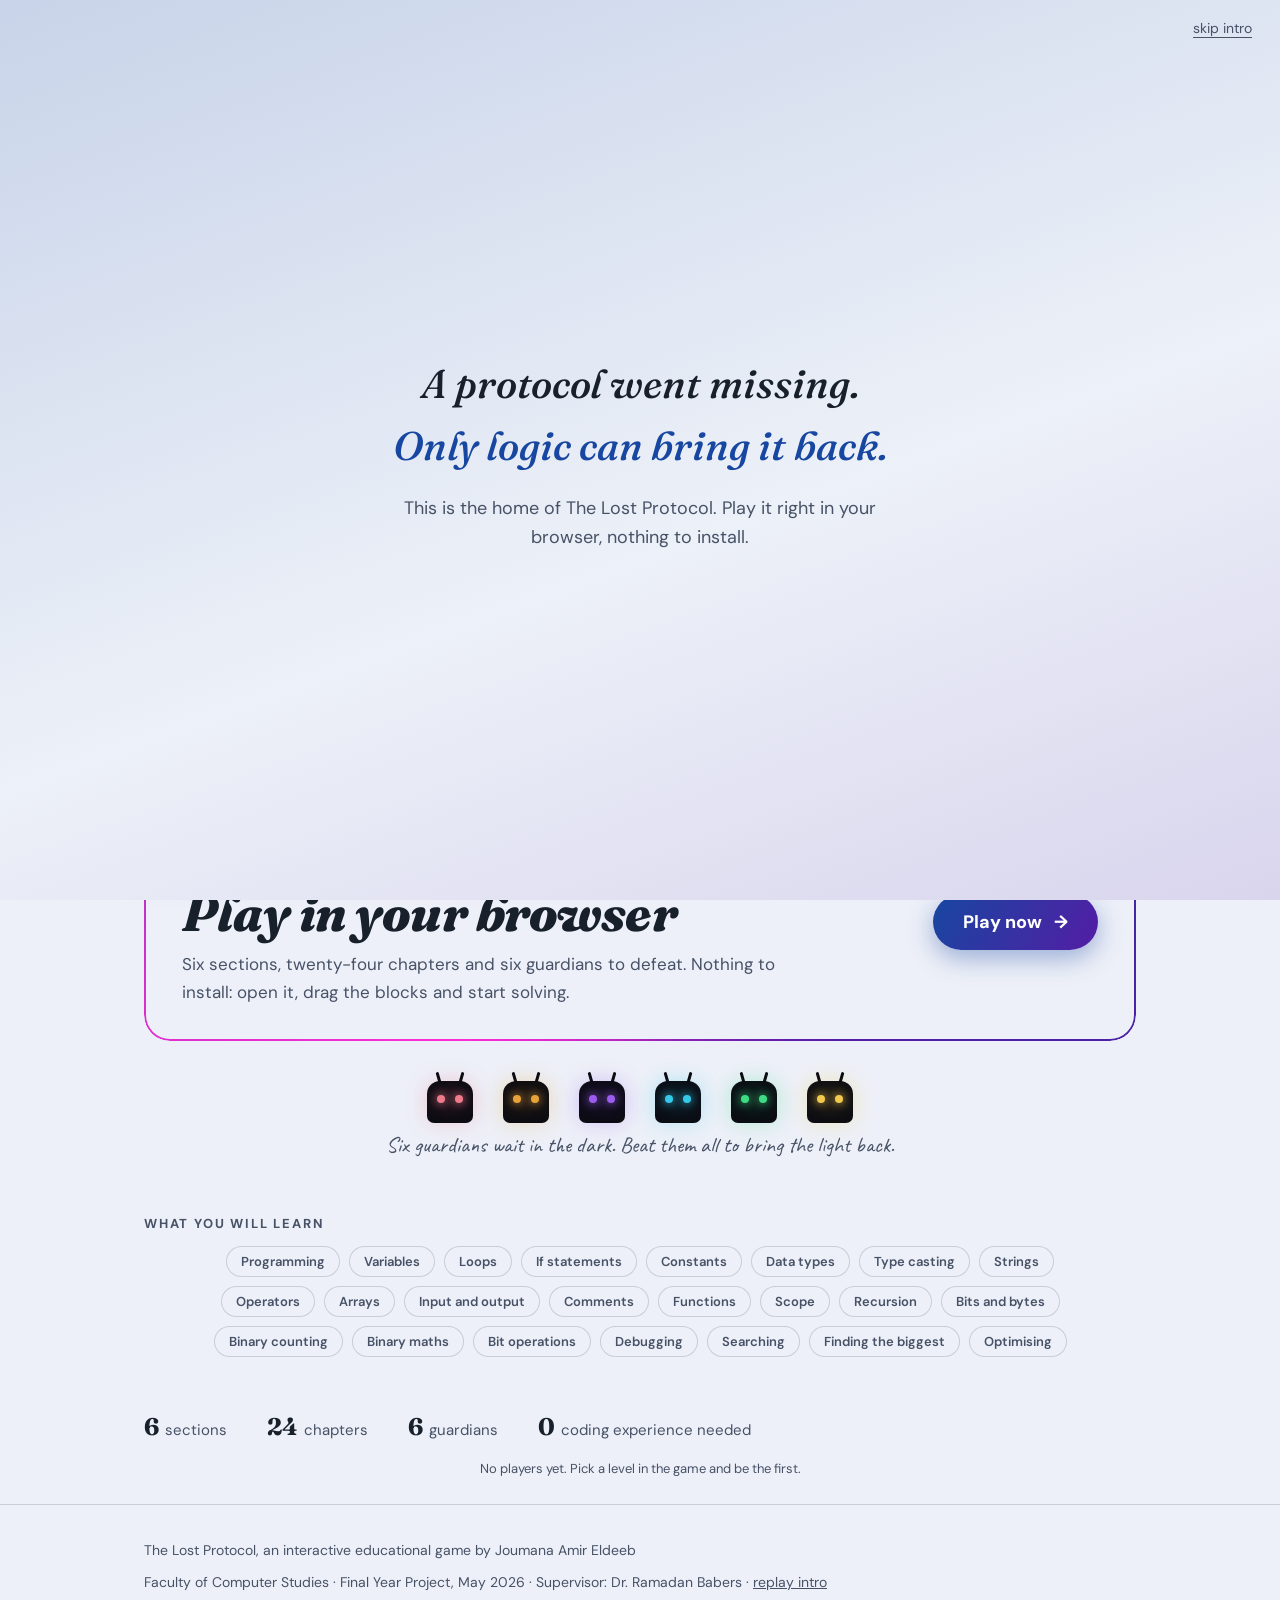
<file: The Lost Protocol/index.html>
<!DOCTYPE html>
<html lang="en">
<head>
<meta charset="utf-8">
<meta name="viewport" content="width=device-width, initial-scale=1, viewport-fit=cover">
<title>The Lost Protocol</title>
<meta name="description" content="The Lost Protocol is an interactive educational game that teaches programming through puzzles and missions. Play it right in your browser.">
<meta property="og:title" content="The Lost Protocol">
<meta property="og:description" content="Learn programming by playing. Play it in your browser, nothing to install.">
<link rel="preconnect" href="https://fonts.googleapis.com">
<link rel="preconnect" href="https://fonts.gstatic.com" crossorigin>
<link href="https://fonts.googleapis.com/css2?family=Fraunces:ital,opsz,wght@0,9..144,500;0,9..144,800;1,9..144,500;1,9..144,800&family=DM+Sans:wght@400;500;700&family=Caveat:wght@600&display=swap" rel="stylesheet">
<link rel="stylesheet" href="style.css">
</head>
<body>
<canvas id="rain"></canvas>
<div id="scan"></div>
<div class="aurora"></div><div id="prog"></div>

<div id="intro">
  <button id="skip">skip intro</button>
  <div id="s1">
    <p>A protocol went missing.</p>
    <p>Only logic can bring it back.</p>
    <p class="small">This is the home of The Lost Protocol. Play it right in your browser, nothing to install.</p>
  </div>
  <div id="s2">
    <h1 id="ttl" aria-label="The Lost Protocol"></h1>
    <span class="hand">a puzzle game that teaches you to think like a programmer</span>
    <button class="btn big" id="enter">Begin</button>
  </div>
</div>

<header><nav><div class="wrap">
  <a class="logo glitch" data-text="The Lost Protocol" href="#/">The Lost Protocol</a>
  <a class="navlink" href="#/about"><span class="sp" aria-hidden="true">✦</span>About me</a>
  <button class="navlink" id="fbBtn" type="button"><span class="sp" aria-hidden="true">✦</span>Feedback</button>
  <a class="navlink" href="auth.html" id="navAccount"><span class="sp" aria-hidden="true">✦</span>Account</a>
  <a class="navlink" href="parent.html" id="navParent"><span class="sp" aria-hidden="true">✦</span>Parent Area</a>
  <div class="tools" id="themes"><button id="fx" class="fxb" aria-pressed="true">effects: on</button><small>mood:</small></div>
</div></nav></header>

<main>
<div id="home" class="view"><div class="wrap">
  <div class="hero">
    <span class="kick">welcome, player</span>
    <h1 class="glitch" data-text="The Lost Protocol">The Lost <em>Protocol</em></h1>
    <p class="lead">An interactive educational game that teaches programming through puzzles and missions. Challenges and rewards keep you going, and instant visual feedback shows what every decision does. Open it in your browser and start playing.</p>
  </div>
  <div class="label">Ready to play?</div>
  <a class="playcard" href="webgame.html">
    <div class="pc-main"><span class="pill live">Playable now</span><h3 class="glitch" data-text="Play in your browser">Play in your browser</h3><p>Six sections, twenty-four chapters and six guardians to defeat. Nothing to install: open it, drag the blocks and start solving.</p></div>
    <span class="pc-cta"><span class="lbl">Play now</span><i>→</i></span>
  </a>
  <div class="guards" aria-hidden="true"><div class="gbot" style="--ec:#ef7a8c;--d:0s"><b></b><b></b></div><div class="gbot" style="--ec:#e8a23a;--d:.6s"><b></b><b></b></div><div class="gbot" style="--ec:#9b5cf0;--d:1.2s"><b></b><b></b></div><div class="gbot" style="--ec:#35c9e8;--d:1.8s"><b></b><b></b></div><div class="gbot" style="--ec:#3ddc84;--d:2.4s"><b></b><b></b></div><div class="gbot" style="--ec:#f2c94c;--d:3s"><b></b><b></b></div></div>
  <p class="gcap">Six guardians wait in the dark. Beat them all to bring the light back.</p>
  <div class="label">What you will learn</div>
  <div class="chipsrow"><span class="cchip">Programming</span><span class="cchip">Variables</span><span class="cchip">Loops</span><span class="cchip">If statements</span><span class="cchip">Constants</span><span class="cchip">Data types</span><span class="cchip">Type casting</span><span class="cchip">Strings</span><span class="cchip">Operators</span><span class="cchip">Arrays</span><span class="cchip">Input and output</span><span class="cchip">Comments</span><span class="cchip">Functions</span><span class="cchip">Scope</span><span class="cchip">Recursion</span><span class="cchip">Bits and bytes</span><span class="cchip">Binary counting</span><span class="cchip">Binary maths</span><span class="cchip">Bit operations</span><span class="cchip">Debugging</span><span class="cchip">Searching</span><span class="cchip">Finding the biggest</span><span class="cchip">Optimising</span></div>
  <div class="facts"><span><b>6</b>sections</span><span><b>24</b>chapters</span><span><b>6</b>guardians</span><span><b>0</b>coding experience needed</span></div>
  <p class="tally" id="tally"></p>

</div></div>
<div id="page" class="view" hidden></div>
<div id="aboutme" class="view" hidden></div>
</main>

<footer><div class="wrap">
  <span>The Lost Protocol, an interactive educational game by Joumana Amir Eldeeb</span>
  <span>Faculty of Computer Studies · Final Year Project, May 2026 · Supervisor: Dr. Ramadan Babers · <a href="#" id="replay" style="color:inherit">replay intro</a></span>
</div></footer>


<div id="fb" class="fbm" hidden>
  <div class="fbp" role="dialog" aria-modal="true" aria-labelledby="fbt">
    <button class="fbx" id="fbx" type="button" aria-label="Close">✕</button>
    <div id="fbform">
      <h2 id="fbt">Tell us what you think</h2>
      <p class="fbs">It takes one minute and goes straight into the project notes.</p>
      <form id="fbf" autocomplete="off">
        <div class="fbl">How was it?</div>
        <div class="fbstars" id="fbstars" role="radiogroup" aria-label="Rating">
          <button type="button" data-v="1" aria-label="1 star">★</button><button type="button" data-v="2" aria-label="2 stars">★</button><button type="button" data-v="3" aria-label="3 stars">★</button><button type="button" data-v="4" aria-label="4 stars">★</button><button type="button" data-v="5" aria-label="5 stars">★</button>
        </div>
        <div class="fbl">What fits? (optional)</div>
        <div class="fbchips" id="fbchips">
          <button type="button">Fun</button><button type="button">Easy to understand</button><button type="button">Too hard</button><button type="button">Too easy</button><button type="button">Confusing</button><button type="button">Found a bug</button>
        </div>
        <textarea id="fbmsg" maxlength="800" rows="4" placeholder="What did you like? What was confusing? What should we add?"></textarea>
        <input id="fbname" maxlength="40" placeholder="Your name (optional)">
        <input class="fbhp" id="fbhp" tabindex="-1" autocomplete="off" aria-hidden="true">
        <button class="btn big" type="submit" id="fbsend">Send feedback</button>
        <p class="fbn" id="fbnote" aria-live="polite"></p>
      </form>
    </div>
    <div id="fbok" class="fbok" hidden>
      <div class="fbcheck">✓</div>
      <h2>Thank you!</h2>
      <p id="fbokmsg">Your feedback was sent.</p>
      <button class="btn" type="button" id="fbdone">Close</button>
    </div>
  </div>
</div>
<script src="script.js"></script>
</body>
</html>
</file>
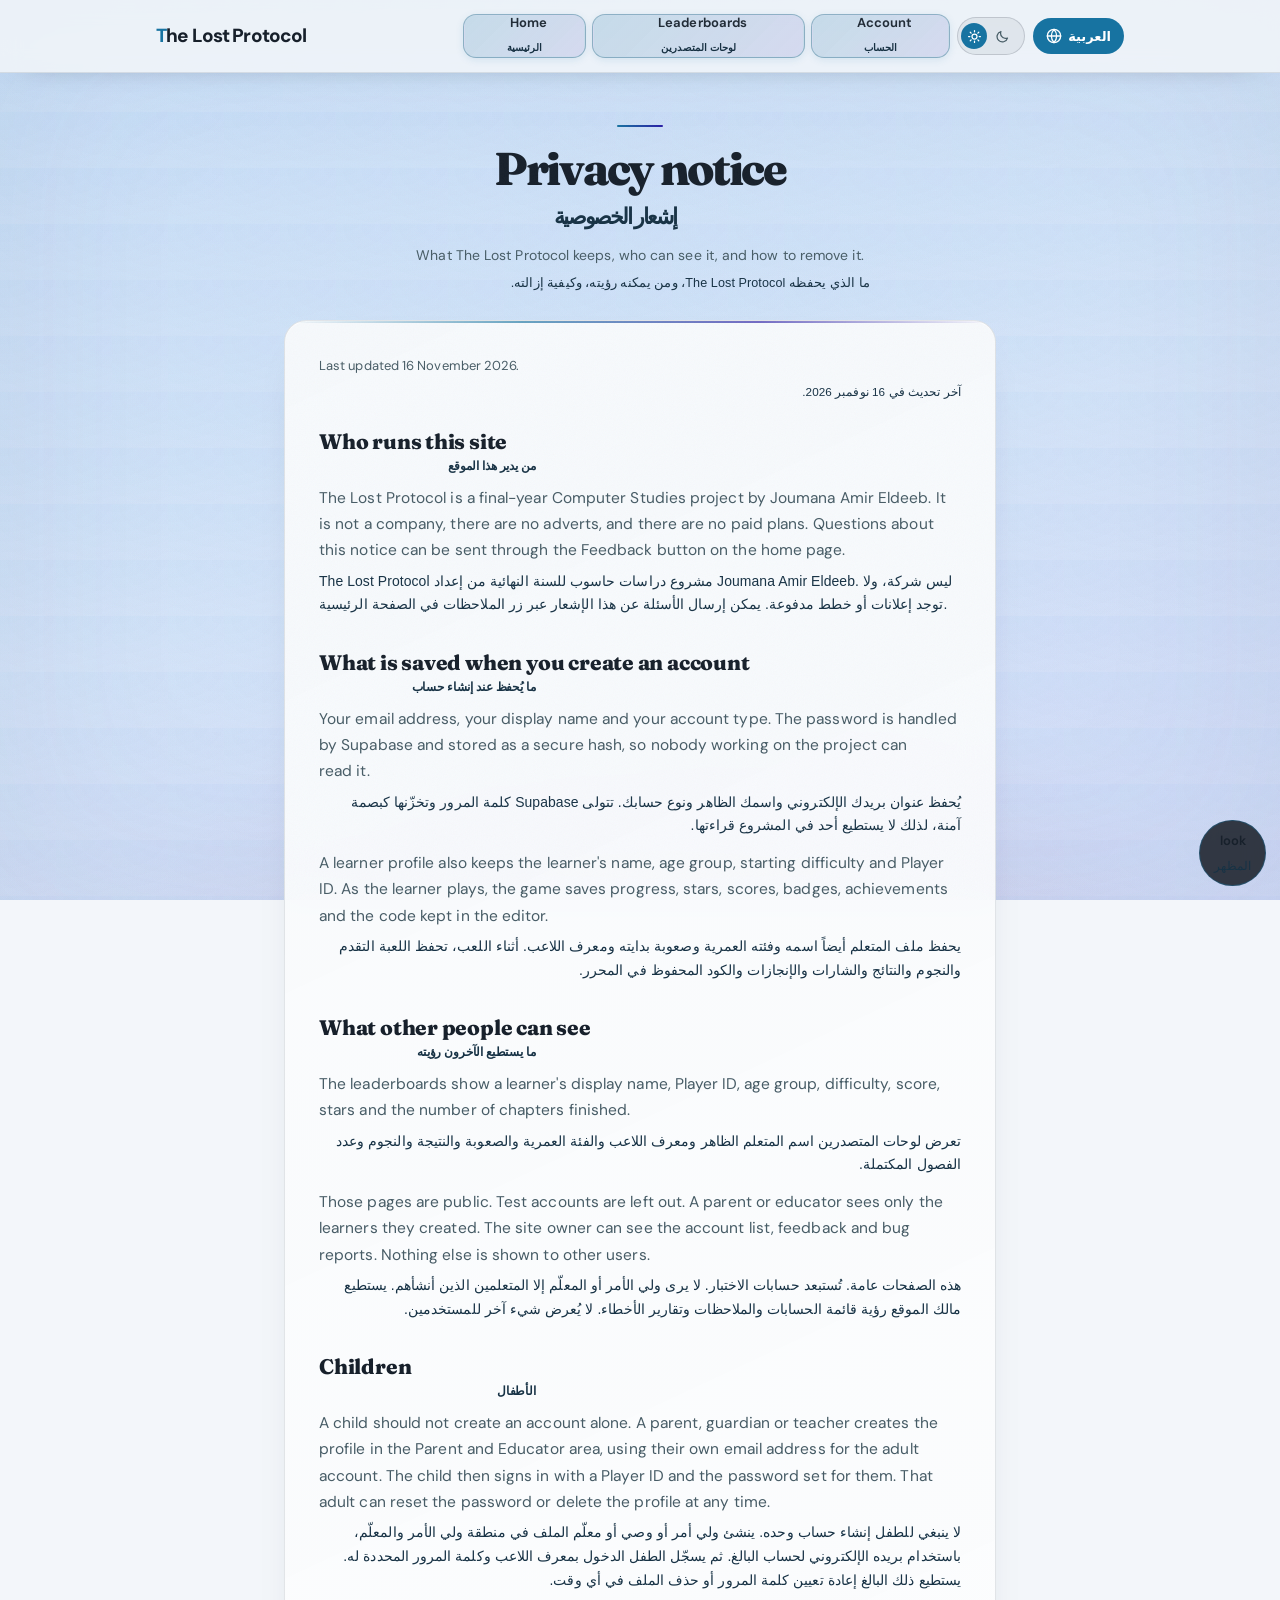
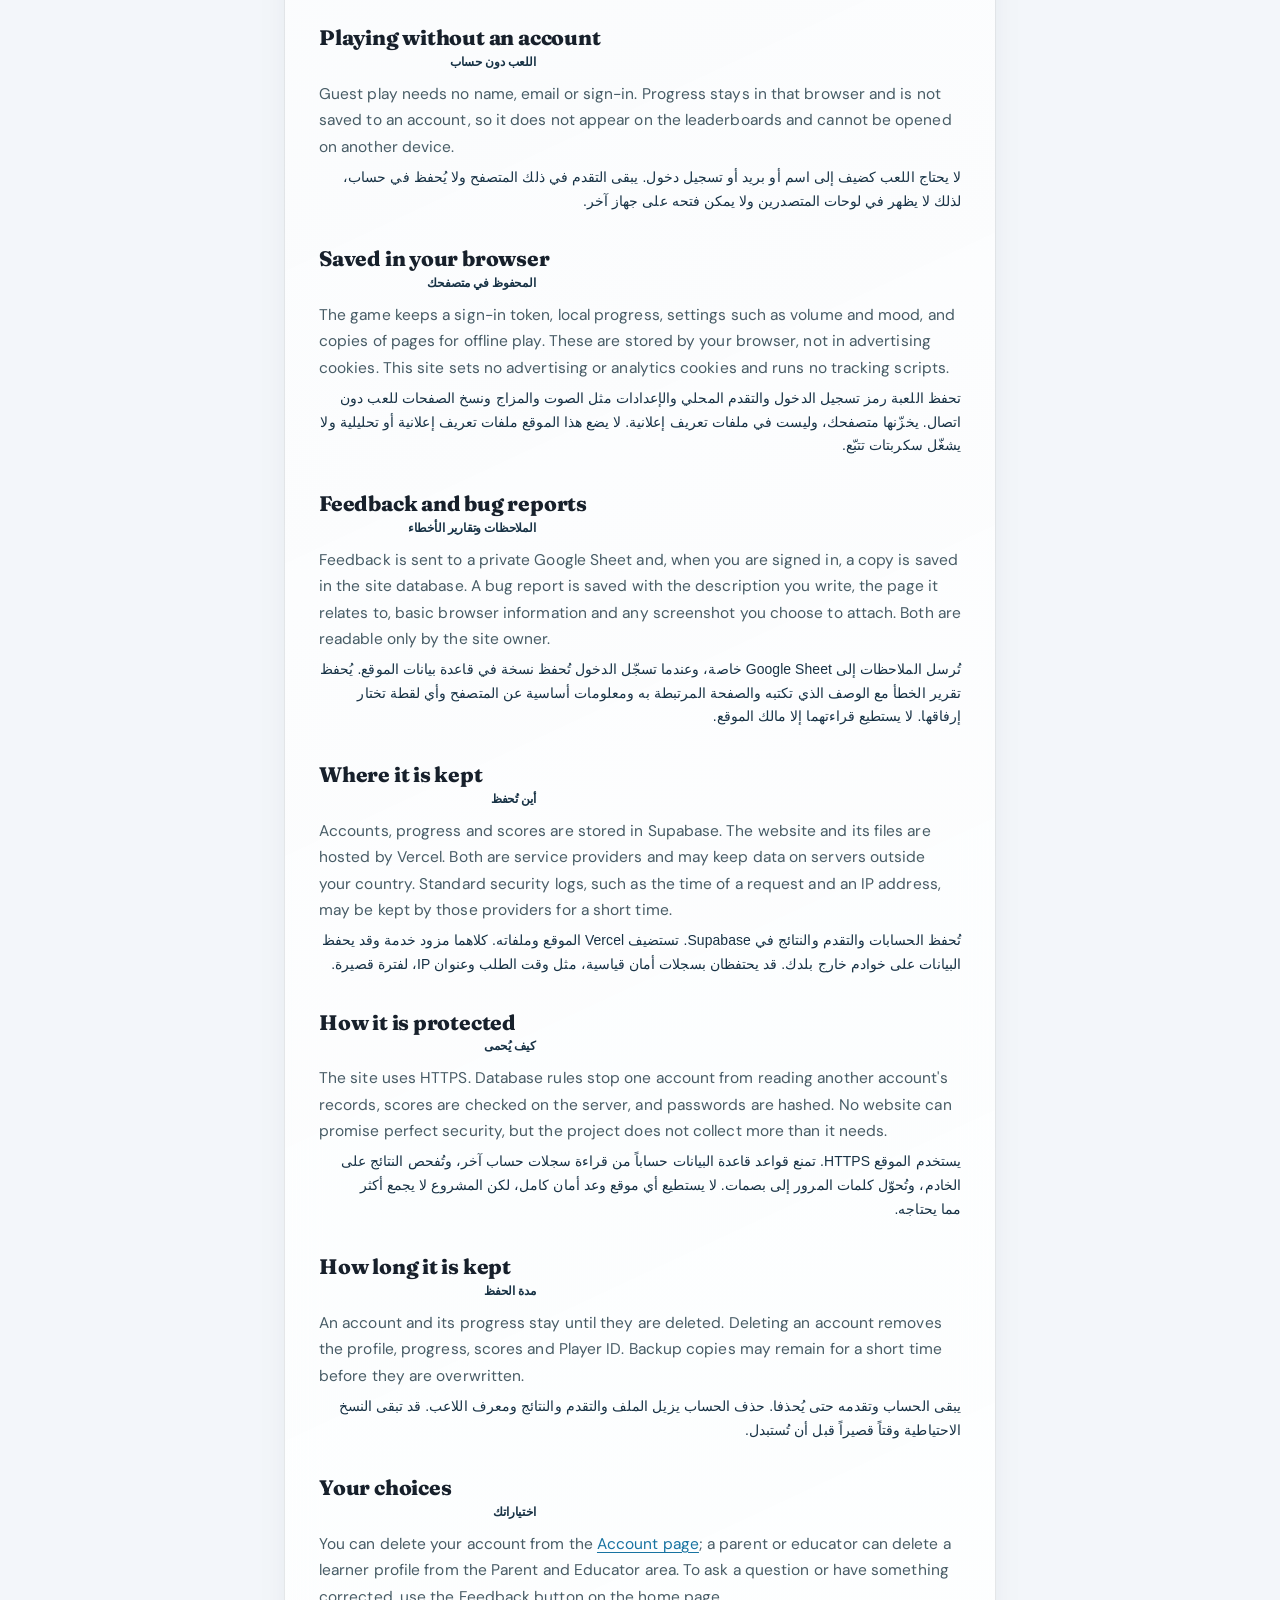
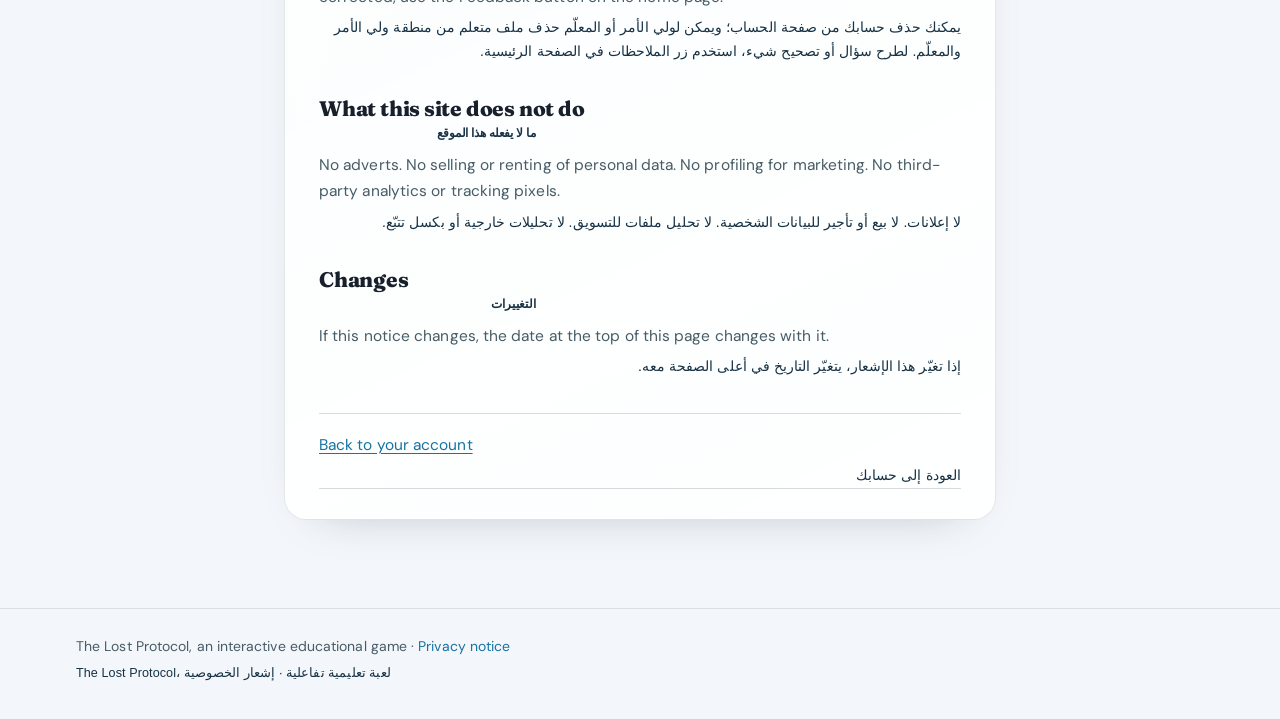
<file: privacy.html>
<!DOCTYPE html>
<html lang="en">
<head>
<meta charset="utf-8">
<meta name="viewport" content="width=device-width, initial-scale=1, viewport-fit=cover">
<link rel="icon" type="image/svg+xml" href="assets/brand/icon.svg">
<link rel="icon" type="image/png" sizes="32x32" href="assets/brand/favicon-32.png">
<link rel="icon" type="image/png" sizes="16x16" href="assets/brand/favicon-16.png">
<link rel="apple-touch-icon" sizes="180x180" href="assets/brand/apple-touch-icon.png">
<link rel="manifest" href="manifest.webmanifest">
<meta name="theme-color" content="#080d16">
<title>Privacy notice · The Lost Protocol</title>
<link rel="preconnect" href="https://fonts.googleapis.com">
<link rel="preconnect" href="https://fonts.gstatic.com" crossorigin>
<link href="https://fonts.googleapis.com/css2?family=Fraunces:ital,opsz,wght@0,9..144,500;0,9..144,800;1,9..144,500;1,9..144,800&family=DM+Sans:wght@400;500;700&family=Caveat:wght@600&display=swap" rel="stylesheet">
<script src="js/theme.js?v=15"></script>
<script src="js/tlp-arabic.js?v=51"></script>
<link rel="stylesheet" href="css/style.css?v=34">
<link rel="stylesheet" href="css/pages/auth.css?v=13">
<link rel="stylesheet" href="css/pages/privacy.css?v=13">
<link rel="stylesheet" href="css/premium.css?v=12">
</head>
<body>
<header><nav><div class="wrap">
  <a class="logo glitch" data-text="The Lost Protocol" href="index.html">The Lost Protocol</a>
  <a class="navlink" href="index.html"><span class="sp" aria-hidden="true"></span>Home</a>
  <a class="navlink" href="leaderboard.html"><span class="sp" aria-hidden="true"></span>Leaderboards</a>
  <a class="navlink" href="auth.html"><span class="sp" aria-hidden="true"></span>Account</a>
</div></nav></header>

<main>
<div class="wrap acct priv">
  <div class="acct-head">
    <h1>Privacy notice</h1>
    <p class="lead">What The Lost Protocol keeps, who can see it, and how to remove it.</p>
  </div>

  <article class="card2">
    <p class="updated">Last updated 16 November 2026.</p>

    <h2>Who runs this site</h2>
    <p>The Lost Protocol is a final-year Computer Studies project by Joumana Amir Eldeeb. It is not a company, there are no adverts, and there are no paid plans. Questions about this notice can be sent through the Feedback button on the home page.</p>

    <h2>What is saved when you create an account</h2>
    <p>Your email address, your display name and your account type. The password is handled by Supabase and stored as a secure hash, so nobody working on the project can read it.</p>
    <p>A learner profile also keeps the learner's name, age group, starting difficulty and Player ID. As the learner plays, the game saves progress, stars, scores, badges, achievements and the code kept in the editor.</p>

    <h2>What other people can see</h2>
    <p>The leaderboards show a learner's display name, Player ID, age group, difficulty, score, stars and the number of chapters finished.</p>
    <p>Those pages are public. Test accounts are left out. A parent or educator sees only the learners they created. The site owner can see the account list, feedback and bug reports. Nothing else is shown to other users.</p>

    <h2>Children</h2>
    <p>A child should not create an account alone. A parent, guardian or teacher creates the profile in the Parent and Educator area, using their own email address for the adult account. The child then signs in with a Player ID and the password set for them. That adult can reset the password or delete the profile at any time.</p>

    <h2>Playing without an account</h2>
    <p>Guest play needs no name, email or sign-in. Progress stays in that browser and is not saved to an account, so it does not appear on the leaderboards and cannot be opened on another device.</p>

    <h2>Saved in your browser</h2>
    <p>The game keeps a sign-in token, local progress, settings such as volume and mood, and copies of pages for offline play. These are stored by your browser, not in advertising cookies. This site sets no advertising or analytics cookies and runs no tracking scripts.</p>

    <h2>Feedback and bug reports</h2>
    <p>Feedback is sent to a private Google Sheet and, when you are signed in, a copy is saved in the site database. A bug report is saved with the description you write, the page it relates to, basic browser information and any screenshot you choose to attach. Both are readable only by the site owner.</p>

    <h2>Where it is kept</h2>
    <p>Accounts, progress and scores are stored in Supabase. The website and its files are hosted by Vercel. Both are service providers and may keep data on servers outside your country. Standard security logs, such as the time of a request and an IP address, may be kept by those providers for a short time.</p>

    <h2>How it is protected</h2>
    <p>The site uses HTTPS. Database rules stop one account from reading another account's records, scores are checked on the server, and passwords are hashed. No website can promise perfect security, but the project does not collect more than it needs.</p>

    <h2>How long it is kept</h2>
    <p>An account and its progress stay until they are deleted. Deleting an account removes the profile, progress, scores and Player ID. Backup copies may remain for a short time before they are overwritten.</p>

    <h2>Your choices</h2>
    <p>You can delete your account from the <a href="auth.html">Account page</a>; a parent or educator can delete a learner profile from the Parent and Educator area. To ask a question or have something corrected, use the Feedback button on the home page.</p>

    <h2>What this site does not do</h2>
    <p>No adverts. No selling or renting of personal data. No profiling for marketing. No third-party analytics or tracking pixels.</p>

    <h2>Changes</h2>
    <p>If this notice changes, the date at the top of this page changes with it.</p>

    <p class="back"><a href="auth.html">Back to your account</a></p>
  </article>
</div>
</main>

<footer><div class="wrap"><span>The Lost Protocol, an interactive educational game · <a href="privacy.html" aria-current="page">Privacy notice</a></span></div></footer>

<script src="js/tlp-look.js?v=13"></script>
</body>
</html>
</file>
<file: The Lost Protocol/style.css>
:root {
  --h: 200;
  --bg: hsl(var(--h) 26% 8%);
  --fg: #f3efe8;
  --mut: hsl(var(--h) 12% 76%);
  --line: rgba(255, 255, 255, .13);
  --a: hsl(var(--h) 80% 64%);
  --b: hsl(calc(var(--h) + 45) 85% 72%);
  --ink: #0b0f14;
  --serif: 'Fraunces', Georgia, 'Times New Roman', serif;
  --sans: 'DM Sans', system-ui, 'Segoe UI', sans-serif;
  --hand: 'Caveat', 'Segoe Print', cursive;
  box-sizing: border-box;
  padding-top: env(safe-area-inset-top, 0px);
  padding-bottom: env(safe-area-inset-bottom, 0px);
}

@media (prefers-color-scheme: light) {
  :root:not([data-theme="dark"]) {
    --bg: hsl(var(--h) 45% 95%);
    --fg: #17202b;
    --mut: hsl(var(--h) 18% 34%);
    --line: rgba(20, 30, 45, .16);
    --a: hsl(var(--h) 75% 36%);
    --b: hsl(calc(var(--h) + 45) 70% 38%);
    --ink: #fff;
  }
}

:root[data-theme="light"] {
  --bg: hsl(var(--h) 45% 95%);
  --fg: #17202b;
  --mut: hsl(var(--h) 18% 34%);
  --line: rgba(20, 30, 45, .16);
  --a: hsl(var(--h) 75% 36%);
  --b: hsl(calc(var(--h) + 45) 70% 38%);
  --ink: #fff;
}

* {
  box-sizing: border-box;
  margin: 0;
}

html {
  height: 100%;
  scroll-behavior: smooth;
  scroll-padding-top: env(safe-area-inset-top, 0px);
}

body {
  min-height: 100%;
  background: var(--bg);
  color: var(--fg);
  font: 17px/1.7 var(--sans);
  overflow-x: hidden;
  transition: background .8s;
}

body:after {
  content: "";
  position: fixed;
  inset: 0;
  pointer-events: none;
  z-index: 3;
  opacity: .09;
  background-image: url("data:image/svg+xml;utf8,<svg xmlns='http://www.w3.org/2000/svg' width='160' height='160'><filter id='n'><feTurbulence type='fractalNoise' baseFrequency='.9' numOctaves='2' stitchTiles='stitch'/></filter><rect width='160' height='160' filter='url(%23n)'/></svg>");
}

.aurora {
  position: fixed;
  inset: 0;
  z-index: 0;
  pointer-events: none;
  background: linear-gradient(115deg, color-mix(in srgb, var(--a) 17%, transparent), transparent 42%, color-mix(in srgb, var(--b) 14%, transparent));
  background-size: 170% 170%;
  animation: slide 24s ease-in-out infinite alternate;
}

@keyframes slide {
  to {
    background-position: 100% 100%;
  }
}

#rain {
  position: fixed;
  inset: 0;
  width: 100%;
  height: 100%;
  z-index: 0;
  opacity: .36;
  pointer-events: none;
}

.wrap {
  max-width: 1040px;
  margin: 0 auto;
  padding: 0 24px;
}

header,
main,
footer {
  position: relative;
  z-index: 2;
}

h1,
h2,
h3 {
  font-family: var(--serif);
  font-weight: 800;
  line-height: 1.05;
  letter-spacing: -.01em;
}

em {
  font-style: italic;
  color: var(--a);
}

#intro {
  position: fixed;
  inset: 0;
  z-index: 100;
  background: linear-gradient(160deg, color-mix(in srgb, var(--a) 17%, var(--bg)), var(--bg) 58%, color-mix(in srgb, var(--b) 13%, var(--bg)));
  overflow: hidden;
  display: grid;
  place-items: center;
  padding: 24px;
  text-align: center;
  transition: opacity .9s, visibility .9s;
}

#intro.out {
  opacity: 0;
  visibility: hidden;
}

@keyframes spin {
  to {
    transform: rotate(360deg);
  }
}

#intro > div {
  grid-area: 1/1;
  position: relative;
  z-index: 1;
  transition: opacity .9s, transform .9s;
}

#s2 {
  opacity: 0;
  transform: translateY(16px);
  pointer-events: none;
}

#intro.two #s1 {
  opacity: 0;
  transform: translateY(-16px);
}

#intro.two #s2 {
  opacity: 1;
  transform: none;
  pointer-events: auto;
}

#s1 p {
  font: italic 500 clamp(22px, 4.4vw, 40px)/1.3 var(--serif);
  opacity: 0;
  transform: translateY(10px);
  animation: up .9s forwards;
  margin: 10px 0;
}

#s1 p:nth-child(1) {
  animation-delay: .5s;
}

#s1 p:nth-child(2) {
  animation-delay: 1.9s;
  color: var(--a);
}

#s1 p.small {
  font: 400 clamp(15px, 2vw, 18px)/1.6 var(--sans);
  color: var(--mut);
  animation-delay: 3.3s;
  max-width: 480px;
  margin: 22px auto 0;
}

@keyframes up {
  to {
    opacity: 1;
    transform: none;
  }
}

#ttl {
  font-size: clamp(44px, 12vw, 128px);
  font-style: italic;
}

#ttl span {
  display: inline-block;
  opacity: 0;
  transform: translateY(40px) rotate(4deg);
  animation: up .8s forwards;
}

#s2 .hand {
  font: 600 clamp(20px, 3vw, 28px) var(--hand);
  color: var(--a);
  margin: 10px 0 30px;
  display: block;
}

#skip {
  position: absolute;
  right: 22px;
  top: calc(18px + env(safe-area-inset-top, 0px));
  background: none;
  border: 0;
  color: var(--mut);
  font: 14px var(--sans);
  cursor: pointer;
  text-decoration: underline;
  text-underline-offset: 4px;
  z-index: 2;
}

.btn {
  position: relative;
  overflow: hidden;
  display: inline-flex;
  align-items: center;
  gap: 10px;
  border: 0;
  border-radius: 999px;
  padding: 16px 36px;
  background: var(--a);
  color: var(--ink);
  font: 700 16px var(--sans);
  cursor: pointer;
  transition: transform .25s, box-shadow .25s, filter .25s;
}

.btn {
  transform: translate(var(--bx, 0px), var(--by, 0px));
}

.btn:hover {
  transform: translate(var(--bx, 0px), calc(var(--by, 0px) - 3px)) rotate(-.6deg);
  box-shadow: 5px 6px 0 var(--b);
}

.btn:active {
  transform: scale(.97);
}

.btn.big {
  padding: 22px 54px;
  font-size: 19px;
}

.btn:after {
  content: "";
  position: absolute;
  left: 0;
  top: 0;
  bottom: 0;
  width: 0;
  background: var(--b);
  mix-blend-mode: multiply;
  opacity: .55;
}

.btn.busy:after {
  width: 100%;
  transition: width 1.3s cubic-bezier(.6, 0, .3, 1);
}

nav {
  position: sticky;
  top: 0;
  z-index: 20;
  background: color-mix(in srgb, var(--bg) 72%, transparent);
  backdrop-filter: blur(12px);
  -webkit-backdrop-filter: blur(12px);
  border-bottom: 1px solid var(--line);
  padding-top: env(safe-area-inset-top, 0px);
}

nav .wrap {
  display: flex;
  justify-content: space-between;
  align-items: center;
  height: 60px;
}

.logo {
  font: italic 800 20px var(--serif);
  color: var(--fg);
  text-decoration: none;
}

.tools {
  display: flex;
  gap: 9px;
  align-items: center;
}

.tools small {
  font: 600 17px var(--hand);
  color: var(--mut);
  margin-right: 4px;
}

.sw {
  width: 20px;
  height: 20px;
  border-radius: 50%;
  border: 2px solid transparent;
  cursor: pointer;
  padding: 0;
  outline: 1px solid var(--line);
  transition: transform .2s;
}

.sw:hover {
  transform: scale(1.2);
}

.sw.on {
  border-color: var(--bg);
  outline: 2px solid var(--fg);
}

.sw.auto {
  background: conic-gradient(from 90deg, #e86a6a, #e8c46a, #6ae88f, #6ac4e8, #a46ae8, #e86a6a);
}

.sw.auto.on {
  animation: spin 3s linear infinite;
}

.hero {
  padding: clamp(56px, 11vh, 120px) 0 40px;
}

.kick {
  font: 600 clamp(20px, 3vw, 26px) var(--hand);
  color: var(--a);
  display: inline-block;
  transform: rotate(-2deg);
  margin-bottom: 6px;
}

.hero h1 {
  font-size: clamp(52px, 12vw, 150px);
  font-style: italic;
  margin-bottom: 26px;
}

.hero p.lead {
  max-width: 600px;
  color: var(--mut);
  font-size: clamp(17px, 2vw, 20px);
}

.label {
  font: 700 13px var(--sans);
  letter-spacing: .14em;
  text-transform: uppercase;
  color: var(--mut);
  margin: 56px 0 14px;
}

.rows {
  border-top: 1px solid var(--line);
}

.row {
  position: relative;
  display: grid;
  grid-template-columns: 70px 1fr auto;
  gap: 18px;
  align-items: center;
  padding: 30px 12px;
  border-bottom: 1px solid var(--line);
  text-decoration: none;
  color: var(--fg);
  overflow: hidden;
  transition: padding .35s;
}

.row:before {
  content: "";
  position: absolute;
  inset: 0;
  background: linear-gradient(90deg, color-mix(in srgb, var(--a) 22%, transparent), transparent 80%);
  transform: scaleX(0);
  transform-origin: left;
  transition: transform .5s cubic-bezier(.2, .8, .2, 1);
}

.row:hover:before,
.row:focus-visible:before {
  transform: none;
}

.row:hover {
  padding-left: 30px;
}

.row > * {
  position: relative;
}

.num {
  font: italic 500 40px var(--serif);
  color: var(--a);
}

.row h3 {
  font-size: clamp(24px, 4vw, 38px);
  margin-bottom: 4px;
}

.row p {
  color: var(--mut);
  font-size: 15px;
  max-width: 520px;
}

.arr {
  font-size: 34px;
  color: var(--a);
  transition: transform .35s;
}

.row:hover .arr {
  transform: translateX(10px);
}

.pill {
  display: inline-block;
  font: 700 12px var(--sans);
  letter-spacing: .06em;
  padding: 3px 12px;
  border-radius: 999px;
  border: 1.5px solid currentColor;
  margin-bottom: 10px;
}

.live {
  color: #4fc98a;
}

.dev {
  color: #e9a53c;
}

.wip {
  color: #ef7a8c;
}

@media (prefers-color-scheme: light) {
  :root:not([data-theme="dark"]) .live {
    color: #1b7a4c;
  }
  :root:not([data-theme="dark"]) .dev {
    color: #a96a00;
  }
  :root:not([data-theme="dark"]) .wip {
    color: #b8324b;
  }
}

:root[data-theme="light"] .live {
  color: #1b7a4c;
}

:root[data-theme="light"] .dev {
  color: #a96a00;
}

:root[data-theme="light"] .wip {
  color: #b8324b;
}

.facts {
  display: flex;
  flex-wrap: wrap;
  gap: 12px 40px;
  margin: 50px 0 10px;
  color: var(--mut);
  font-size: 15px;
}

.facts b {
  color: var(--fg);
  font-family: var(--serif);
  font-size: 24px;
  margin-right: 6px;
}

@media (max-width: 620px) {
  .row {
    grid-template-columns: 1fr auto;
  }
  .num {
    display: none;
  }
}

.phero {
  min-height: calc(100vh - 60px);
  display: flex;
  flex-direction: column;
  justify-content: center;
  position: relative;
  padding: 40px 0 90px;
}

.back {
  align-self: flex-start;
  color: var(--mut);
  text-decoration: none;
  font-size: 15px;
  margin-bottom: 34px;
  border-bottom: 1px solid var(--line);
}

.back:hover {
  color: var(--a);
}

.ghost {
  position: absolute;
  right: -10px;
  top: 8%;
  font: italic 800 clamp(160px, 34vw, 420px)/1 var(--serif);
  color: var(--a);
  opacity: .09;
  pointer-events: none;
  user-select: none;
}

.phero h1 {
  font-size: clamp(42px, 9vw, 104px);
  font-style: italic;
  max-width: 12em;
  margin-bottom: 24px;
}

.phero .lead {
  max-width: 560px;
  color: var(--mut);
  font-size: clamp(18px, 2.2vw, 22px);
}

.stamp {
  display: inline-block;
  transform: rotate(-3deg);
  margin-bottom: 22px;
}

.down {
  position: absolute;
  left: 24px;
  bottom: 26px;
  display: flex;
  align-items: center;
  gap: 14px;
  background: none;
  border: 0;
  color: var(--fg);
  cursor: pointer;
  font: 600 22px var(--hand);
}

.down i {
  display: grid;
  place-items: center;
  width: 54px;
  height: 54px;
  border-radius: 50%;
  border: 1.5px solid var(--a);
  color: var(--a);
  font-style: normal;
  font-size: 22px;
  animation: bob 1.8s ease-in-out infinite;
  transition: background .3s, color .3s;
}

.down:hover i {
  background: var(--a);
  color: var(--ink);
}

@keyframes bob {
  50% {
    transform: translateY(9px);
  }
}

.about {
  display: grid;
  grid-template-columns: 1.2fr 1fr;
  gap: 56px;
  padding: 90px 0;
  border-top: 1px solid var(--line);
}

.about h2 {
  font-size: clamp(28px, 4vw, 44px);
  margin-bottom: 20px;
}

.about p {
  color: var(--mut);
  margin-bottom: 16px;
}

.bits {
  display: grid;
  gap: 14px;
  align-content: start;
}

.bit {
  padding: 20px 22px;
  border-left: 3px solid var(--a);
  background: color-mix(in srgb, var(--fg) 5%, transparent);
  border-radius: 0 14px 14px 0;
  transition: transform .3s;
}

.bit:hover {
  transform: translateX(6px);
}

.bit h4 {
  font: 800 19px var(--serif);
  margin-bottom: 2px;
}

.bit p {
  margin: 0;
  font-size: 15px;
}

.dl {
  padding: 100px 0 130px;
  text-align: center;
  border-top: 1px solid var(--line);
}

.dl h2 {
  font-size: clamp(34px, 6vw, 70px);
  font-style: italic;
  margin-bottom: 12px;
}

.dl p {
  color: var(--mut);
  margin-bottom: 38px;
}

.dl small {
  display: block;
  margin-top: 24px;
  color: var(--mut);
  font-size: 14px;
}

@media (max-width: 760px) {
  .about {
    grid-template-columns: 1fr;
    gap: 34px;
  }
}

.spark {
  position: fixed;
  z-index: 150;
  width: 9px;
  height: 9px;
  border-radius: 2px;
  pointer-events: none;
}

footer {
  border-top: 1px solid var(--line);
  padding: 34px 0 46px;
  color: var(--mut);
  font-size: 14px;
}

footer .wrap {
  display: flex;
  flex-wrap: wrap;
  justify-content: space-between;
  gap: 8px 30px;
}

.rows,
.about,
.dl {
  background: color-mix(in srgb, var(--bg) 72%, transparent);
  backdrop-filter: blur(10px);
  -webkit-backdrop-filter: blur(10px);
}

.rows {
  border: 1px solid var(--line);
  border-radius: 22px;
  overflow: hidden;
}

.row:last-child {
  border-bottom: 0;
}

.about {
  padding: 56px 44px;
  margin: 0 0 30px;
  border: 1px solid var(--line);
  border-radius: 22px;
}

.dl {
  padding: 80px 24px 90px;
  border: 1px solid var(--line);
  border-radius: 22px;
  margin-bottom: 60px;
}

@media (max-width: 620px) {
  .about {
    padding: 34px 22px;
  }
}

#prog {
  position: fixed;
  left: 0;
  top: 0;
  height: 3px;
  width: 0;
  z-index: 40;
  background: linear-gradient(90deg, var(--a), var(--b));
}

.glyph {
  position: fixed;
  z-index: 150;
  pointer-events: none;
  font: 700 17px/1 monospace;
  color: var(--a);
}

.w {
  display: inline-block;
  white-space: nowrap;
}

.lt {
  display: inline-block;
  transition: transform .3s cubic-bezier(.3, 1.6, .5, 1), color .3s;
}

.lt:hover {
  transform: translateY(-.14em) rotate(-5deg);
  color: var(--b);
}

.rv {
  opacity: 0;
  translate: 0 34px;
  transition: opacity .8s, translate .8s, transform .3s;
}

.rv.in {
  opacity: 1;
  translate: 0 0;
}

.hero h1,
.phero h1 {
  translate: calc(var(--px, 0)*10px) calc(var(--py, 0)*6px);
  transition: translate .3s ease-out;
}

.ghost {
  translate: calc(var(--px, 0)*-34px) calc(var(--py, 0)*-22px);
  transition: translate .4s ease-out;
}

.view {
  animation: fade .6s;
}

.fxb {
  background: none;
  border: 1px solid var(--line);
  color: var(--mut);
  font: 600 15px var(--hand);
  border-radius: 99px;
  padding: 2px 12px;
  cursor: pointer;
  margin-right: 10px;
}

.fxb:hover {
  color: var(--fg);
}

.calm #rain {
  display: none;
}

.calm .aurora {
  animation: none;
}

:focus-visible {
  outline: 2px solid var(--a);
  outline-offset: 4px;
  border-radius: 6px;
}

.row:focus-visible {
  outline-offset: -6px;
}

@keyframes fade {
  from {
    opacity: 0;
    transform: translateY(18px);
  }
}

@media (prefers-reduced-motion: reduce) {
  *,
  *:before,
  *:after {
    animation: none!important;
    transition-duration: .01s!important;
  }
  #s1 p,
  #ttl span {
    opacity: 1;
    transform: none;
  }
  .rv {
    opacity: 1;
    translate: none;
  }
}

.navlink{font:700 15px var(--sans);color:var(--fg);text-decoration:none;padding:6px 16px;border-radius:999px;border:1px solid var(--line);transition:border-color .2s,transform .2s}
.navlink:hover{border-color:var(--a);transform:translateY(-1px)}
.fieldnote{font:22px/1.35 var(--hand);color:var(--mut);opacity:.85;max-width:58ch;margin-top:22px}
.me{display:grid;grid-template-columns:minmax(220px,320px) 1fr;gap:56px;padding:64px 0 80px;align-items:start}
.photo{display:grid;place-items:center;aspect-ratio:3/4;border:2px dashed var(--line);border-radius:18px;overflow:hidden;cursor:pointer;text-align:center;color:var(--mut);background:color-mix(in srgb,var(--a) 8%,transparent);transition:border-color .2s,transform .3s}
.photo:hover,.photo:focus-visible{border-color:var(--a);transform:rotate(-.6deg)}
.photo img{width:100%;height:100%;object-fit:cover}
.photo small{display:block;font-size:13px;opacity:.7}
.cap{display:block;margin-top:10px;font:22px var(--hand);color:var(--mut)}
.me-text{background:color-mix(in srgb,var(--bg) 90%,transparent);border:1px solid var(--line);border-radius:18px;padding:30px 34px;backdrop-filter:blur(6px)}
.me-text h1{font-size:clamp(38px,6vw,64px);margin:6px 0 22px}
.me-text p{max-width:56ch;margin-bottom:16px}
.me-text .btn{display:inline-block;margin-top:14px;text-decoration:none}
@media(max-width:700px){.me{grid-template-columns:1fr;gap:30px;padding:36px 0 60px}.photo{max-width:300px}}

@property --ang {
  syntax: '<angle>';
  inherits: false;
  initial-value: 0deg;
}

.navlink {
  position: relative;
  display: inline-flex;
  align-items: center;
  gap: 8px;
  padding: 9px 22px 9px 16px;
  border: 0;
  border-radius: 999px;
  isolation: isolate;
  overflow: hidden;
  font: 700 15px var(--sans);
  letter-spacing: .02em;
  color: var(--fg);
  text-decoration: none;
  background: color-mix(in srgb, var(--bg) 72%, transparent);
  box-shadow: 0 0 0 0 transparent;
  transition: transform .3s cubic-bezier(.3, 1.4, .5, 1), box-shadow .3s, color .3s;
}

.navlink::before {
  content: "";
  position: absolute;
  inset: 0;
  z-index: -1;
  border-radius: inherit;
  padding: 1.5px;
  background: conic-gradient(from var(--ang), var(--a), var(--b), var(--a));
  -webkit-mask: linear-gradient(#000 0 0) content-box, linear-gradient(#000 0 0);
  -webkit-mask-composite: xor;
  mask-composite: exclude;
  animation: navspin 5s linear infinite;
}

.navlink::after {
  content: "";
  position: absolute;
  top: 0;
  bottom: 0;
  left: -70%;
  width: 45%;
  z-index: -1;
  background: linear-gradient(100deg, transparent, rgba(255, 255, 255, .45), transparent);
  transform: skewX(-20deg);
}

.navlink .sp {
  display: inline-block;
  color: var(--b);
  font-size: 13px;
  animation: navpulse 2.4s ease-in-out infinite;
}

.navlink:hover,
.navlink:focus-visible {
  transform: translateY(-2px) scale(1.05);
  box-shadow: 0 8px 26px color-mix(in srgb, var(--a) 45%, transparent);
  outline: none;
}

.navlink:hover::after,
.navlink:focus-visible::after {
  animation: navshine .8s ease;
}

.navlink:hover .sp {
  animation: navspinicon .8s ease;
}

.navlink.on {
  color: var(--ink);
  background: linear-gradient(120deg, var(--a), var(--b));
  box-shadow: 0 6px 22px color-mix(in srgb, var(--a) 40%, transparent);
}

.navlink.on .sp {
  color: var(--ink);
}

.frame {
  position: relative;
  padding: 12px;
  border-radius: 28px;
  background: linear-gradient(135deg, var(--a), var(--b), var(--a));
  background-size: 220% 220%;
  box-shadow: 0 22px 60px color-mix(in srgb, var(--a) 30%, transparent), 0 0 0 1px var(--line);
  animation: frameflow 9s ease-in-out infinite, framefloat 6s ease-in-out infinite;
  transition: transform .4s;
}

.frame:hover {
  transform: rotate(-1.2deg) scale(1.02);
}

.frame .photo {
  border: 7px solid var(--bg);
  border-radius: 18px;
  outline: 1px solid var(--line);
  outline-offset: -14px;
  transform: none;
}

.frame .photo.empty {
  outline: 2px dashed var(--line);
}

.frame .photo:hover,
.frame .photo:focus-visible {
  transform: none;
}

.frame .c {
  position: absolute;
  width: 34px;
  height: 34px;
  border: 3px solid var(--b);
  pointer-events: none;
}

.frame .tl { top: -9px; left: -9px; border-right: 0; border-bottom: 0; border-top-left-radius: 14px; }
.frame .tr { top: -9px; right: -9px; border-left: 0; border-bottom: 0; border-top-right-radius: 14px; }
.frame .bl { bottom: -9px; left: -9px; border-right: 0; border-top: 0; border-bottom-left-radius: 14px; }
.frame .br { bottom: -9px; right: -9px; border-left: 0; border-top: 0; border-bottom-right-radius: 14px; }

.frame::after {
  content: "";
  position: absolute;
  inset: 12px;
  border-radius: 18px;
  pointer-events: none;
  background: linear-gradient(110deg, transparent 35%, rgba(255, 255, 255, .22) 50%, transparent 65%);
  background-size: 250% 100%;
  background-position: 160% 0;
  animation: frameshine 6s ease-in-out infinite 1.5s;
}

.cap {
  text-align: center;
}

@keyframes navspin { to { --ang: 360deg; } }
@keyframes navpulse { 50% { transform: scale(1.35) rotate(20deg); opacity: .75; } }
@keyframes navspinicon { to { transform: rotate(360deg) scale(1.3); } }
@keyframes navshine { to { left: 140%; } }
@keyframes frameflow { 50% { background-position: 100% 100%; } }
@keyframes framefloat { 50% { translate: 0 -6px; } }
@keyframes frameshine { 60%, 100% { background-position: -60% 0; } }

@media (prefers-reduced-motion: reduce) {
  .navlink::before,
  .navlink .sp,
  .frame,
  .frame::after {
    animation: none;
  }
}

#scan {
  position: fixed;
  inset: 0;
  z-index: 4;
  pointer-events: none;
  background: repeating-linear-gradient(0deg, rgba(255, 255, 255, .04) 0 1px, transparent 1px 3px);
  mix-blend-mode: overlay;
  opacity: .55;
}

#scan::after {
  content: "";
  position: absolute;
  left: 0;
  right: 0;
  height: 90px;
  top: -120px;
  background: linear-gradient(transparent, color-mix(in srgb, var(--a) 18%, transparent), transparent);
  animation: scanbar 7s linear infinite;
}

.glitch {
  position: relative;
}

.glitch::before,
.glitch::after {
  content: attr(data-text);
  position: absolute;
  left: 0;
  top: 0;
  width: 100%;
  opacity: 0;
  pointer-events: none;
  mix-blend-mode: screen;
  white-space: inherit;
}

.glitch::before {
  color: #00e5ff;
}

.glitch::after {
  color: #ff2bd6;
}

.glitch.on::before {
  opacity: .9;
  animation: gl1 .38s steps(2) 1;
}

.glitch.on::after {
  opacity: .9;
  animation: gl2 .38s steps(2) 1;
}

.glitch:hover::before {
  opacity: .8;
  animation: gl1 .38s steps(2) infinite;
}

.glitch:hover::after {
  opacity: .8;
  animation: gl2 .38s steps(2) infinite;
}

body.zap #home,
body.zap header {
  animation: zapj .24s steps(2) 1;
}

.playcard {
  position: relative;
  display: flex;
  gap: 28px;
  align-items: center;
  justify-content: space-between;
  flex-wrap: wrap;
  padding: 34px 38px;
  border-radius: 26px;
  isolation: isolate;
  overflow: hidden;
  color: inherit;
  text-decoration: none;
  background: color-mix(in srgb, var(--bg) 84%, transparent);
  backdrop-filter: blur(8px);
  transition: transform .3s cubic-bezier(.3, 1.4, .5, 1), box-shadow .3s;
}

.playcard::before {
  content: "";
  position: absolute;
  inset: 0;
  z-index: -1;
  border-radius: inherit;
  padding: 2px;
  background: conic-gradient(from var(--ang), var(--a), var(--b), #ff2bd6, var(--a));
  -webkit-mask: linear-gradient(#000 0 0) content-box, linear-gradient(#000 0 0);
  -webkit-mask-composite: xor;
  mask-composite: exclude;
  animation: navspin 6s linear infinite;
}

.playcard:hover {
  transform: translateY(-4px) scale(1.01);
  box-shadow: 0 18px 50px color-mix(in srgb, var(--a) 35%, transparent);
  animation: pcjit .5s steps(3) 1;
}

.pc-main {
  flex: 1 1 340px;
}

.pc-main h3 {
  font: italic 800 clamp(30px, 4.4vw, 50px)/1.05 var(--serif);
  margin: 12px 0 10px;
}

.pc-main p {
  color: var(--mut);
  max-width: 52ch;
}

.pc-cta {
  display: inline-flex;
  align-items: center;
  gap: 12px;
  padding: 16px 30px;
  border-radius: 999px;
  font: 800 18px var(--sans);
  color: var(--ink);
  background: linear-gradient(120deg, var(--a), var(--b));
  box-shadow: 0 8px 26px color-mix(in srgb, var(--a) 40%, transparent);
}

.pc-cta i {
  font-style: normal;
  transition: transform .25s;
}

.playcard:hover .pc-cta i {
  transform: translateX(6px);
}

.guards {
  display: flex;
  gap: 30px;
  justify-content: center;
  margin: 40px 0 8px;
}

.gbot {
  position: relative;
  width: 46px;
  height: 42px;
  border-radius: 13px 13px 7px 7px;
  background: #0b0b12;
  box-shadow: 0 0 22px color-mix(in srgb, var(--ec) 28%, transparent);
  animation: gfloat 4s ease-in-out infinite var(--d);
}

.gbot::before,
.gbot::after {
  content: "";
  position: absolute;
  top: -9px;
  width: 3px;
  height: 11px;
  background: #0b0b12;
  border-radius: 2px;
}

.gbot::before {
  left: 10px;
  transform: rotate(-16deg);
}

.gbot::after {
  right: 10px;
  transform: rotate(16deg);
}

.gbot b {
  position: absolute;
  top: 14px;
  width: 8px;
  height: 8px;
  border-radius: 50%;
  background: var(--ec);
  box-shadow: 0 0 10px var(--ec), 0 0 22px var(--ec);
  animation: gblink 5s infinite var(--d);
}

.gbot b:first-child {
  left: 10px;
}

.gbot b:last-child {
  right: 10px;
}

.gcap {
  text-align: center;
  color: var(--mut);
  font: 22px var(--hand);
  margin-bottom: 30px;
}

.chipsrow {
  display: flex;
  flex-wrap: wrap;
  gap: 9px;
  justify-content: center;
  max-width: 920px;
  margin: 6px auto 8px;
}

.cchip {
  font: 600 13px var(--sans);
  padding: 6px 14px;
  border: 1px solid var(--line);
  border-radius: 999px;
  color: var(--mut);
  background: color-mix(in srgb, var(--bg) 70%, transparent);
  transition: border-color .2s, color .2s, transform .2s;
}

.cchip:hover {
  color: var(--fg);
  border-color: var(--a);
  transform: translateY(-2px);
  animation: pcjit .4s steps(3) 1;
}

body.calm .glitch::before,
body.calm .glitch::after,
body.calm #scan {
  display: none;
}

@keyframes scanbar { to { top: 110%; } }
@keyframes gfloat { 50% { transform: translateY(-7px); } }
@keyframes gblink { 0%, 92%, 100% { transform: scaleY(1); } 95% { transform: scaleY(.1); } }
@keyframes gl1 {
  0% { clip-path: inset(8% 0 72% 0); transform: translate(-6px, 0); }
  25% { clip-path: inset(52% 0 18% 0); transform: translate(5px, 0); }
  50% { clip-path: inset(24% 0 52% 0); transform: translate(-4px, 1px); }
  75% { clip-path: inset(70% 0 6% 0); transform: translate(6px, 0); }
  100% { clip-path: inset(0 0 90% 0); transform: translate(0, 0); }
}
@keyframes gl2 {
  0% { clip-path: inset(60% 0 12% 0); transform: translate(6px, 0); }
  25% { clip-path: inset(10% 0 66% 0); transform: translate(-5px, 0); }
  50% { clip-path: inset(44% 0 34% 0); transform: translate(4px, -1px); }
  75% { clip-path: inset(2% 0 80% 0); transform: translate(-6px, 0); }
  100% { clip-path: inset(90% 0 0 0); transform: translate(0, 0); }
}
@keyframes zapj {
  0% { transform: translate(-4px, 0) skewX(-2deg); filter: hue-rotate(40deg) saturate(1.6); }
  50% { transform: translate(5px, 1px) skewX(1deg); filter: hue-rotate(-30deg); }
  100% { transform: none; filter: none; }
}
@keyframes pcjit {
  0% { transform: translate(-3px, 1px); }
  33% { transform: translate(3px, -1px); }
  66% { transform: translate(-2px, 0); }
  100% { transform: none; }
}

.tally {
  text-align: center;
  color: var(--mut);
  font-size: 13px;
  margin: 6px 0 24px;
}

.tally b {
  color: var(--fg);
}

.fbm {
  position: fixed;
  inset: 0;
  z-index: 80;
  display: grid;
  place-items: center;
  padding: 16px;
  background: color-mix(in srgb, var(--bg) 78%, transparent);
  backdrop-filter: blur(8px);
  animation: fbfade .3s;
}

.fbp {
  position: relative;
  width: min(520px, 100%);
  max-height: 92vh;
  overflow: auto;
  padding: 30px 30px 26px;
  border-radius: 24px;
  background: var(--bg);
  border: 1px solid var(--a);
  box-shadow: 0 24px 70px rgba(0, 0, 0, .4);
  animation: fbpop .45s cubic-bezier(.2, 1.3, .4, 1);
}

.fbp h2 {
  font: italic 800 30px var(--serif);
  margin-bottom: 6px;
}

.fbs {
  color: var(--mut);
  margin-bottom: 14px;
}

.fbx {
  position: absolute;
  top: 12px;
  right: 14px;
  border: 0;
  background: none;
  color: var(--fg);
  font-size: 18px;
  cursor: pointer;
}

.fbl {
  font: 700 11px var(--sans);
  letter-spacing: .14em;
  text-transform: uppercase;
  color: var(--mut);
  margin: 12px 0 6px;
}

.fbstars {
  display: flex;
  gap: 6px;
}

.fbstars button {
  border: 0;
  background: none;
  font-size: 34px;
  line-height: 1;
  color: var(--line);
  cursor: pointer;
  transition: transform .2s, color .2s;
}

.fbstars button.on {
  color: #ffc94d;
  text-shadow: 0 0 14px #ffc94d;
}

.fbstars button:hover {
  transform: scale(1.25) rotate(-8deg);
}

.fbchips {
  display: flex;
  flex-wrap: wrap;
  gap: 8px;
}

.fbchips button {
  border: 1px solid var(--line);
  background: none;
  color: var(--fg);
  border-radius: 999px;
  padding: 5px 13px;
  font: 600 13px var(--sans);
  cursor: pointer;
  transition: border-color .2s, background .2s;
}

.fbchips button.on {
  background: var(--a);
  color: var(--ink);
  border-color: var(--a);
}

.fbp textarea,
.fbp input:not(.fbhp) {
  width: 100%;
  margin-top: 12px;
  padding: 10px 12px;
  border-radius: 12px;
  border: 1px solid var(--line);
  background: color-mix(in srgb, var(--fg) 5%, transparent);
  color: var(--fg);
  font: 15px var(--sans);
  resize: vertical;
}

.fbp textarea:focus,
.fbp input:focus {
  outline: 2px solid var(--a);
}

.fbhp {
  position: absolute;
  left: -9999px;
  opacity: 0;
}

.fbp .btn.big {
  margin-top: 16px;
  width: 100%;
}

.fbn {
  margin-top: 10px;
  color: var(--mut);
  font-size: 13px;
  min-height: 18px;
}

.fbok {
  text-align: center;
  padding: 18px 0 4px;
}

.fbcheck {
  width: 84px;
  height: 84px;
  margin: 0 auto 14px;
  border-radius: 50%;
  display: grid;
  place-items: center;
  font-size: 46px;
  color: var(--ink);
  background: linear-gradient(120deg, var(--a), var(--b));
  animation: fbpop .7s cubic-bezier(.2, 1.5, .4, 1);
  box-shadow: 0 0 40px color-mix(in srgb, var(--a) 60%, transparent);
}

.fbok p {
  color: var(--mut);
  margin: 6px 0 16px;
}

@keyframes fbfade { from { opacity: 0; } }
@keyframes fbpop { from { opacity: 0; transform: scale(.8) translateY(20px); } }

.fbm[hidden],
.fbok[hidden],
#fbform[hidden] {
  display: none !important;
}
</file>
<file: css/style.css>
:root {
  color-scheme: dark;
  --h: 200;
  --bg: hsl(var(--h) 26% 8%);
  --fg: #f3efe8;
  --mut: hsl(var(--h) 12% 76%);
  --line: rgba(255, 255, 255, .13);
  --a: hsl(var(--h) 80% 64%);
  --b: hsl(calc(var(--h) + 45) 85% 72%);
  --ink: #0b0f14;
  --serif: 'Fraunces', Georgia, 'Times New Roman', serif;
  --sans: 'DM Sans', system-ui, 'Segoe UI', sans-serif;
  --hand: 'Caveat', 'Segoe Print', cursive;
  box-sizing: border-box;
  padding-top: env(safe-area-inset-top, 0px);
  padding-bottom: env(safe-area-inset-bottom, 0px);
}

@media (prefers-color-scheme: light) {
  :root:not([data-theme="dark"]) {
    color-scheme: light;
    --bg: hsl(var(--h) 45% 95%);
    --fg: #17202b;
    --mut: hsl(var(--h) 18% 34%);
    --line: rgba(20, 30, 45, .16);
    --a: hsl(var(--h) 75% 36%);
    --b: hsl(calc(var(--h) + 45) 70% 38%);
    --ink: #fff;
  }
}

:root[data-theme="light"] {
  color-scheme: light;
  --bg: hsl(var(--h) 45% 95%);
  --fg: #17202b;
  --mut: hsl(var(--h) 18% 34%);
  --line: rgba(20, 30, 45, .16);
  --a: hsl(var(--h) 75% 36%);
  --b: hsl(calc(var(--h) + 45) 70% 38%);
  --ink: #fff;
}

* {
  box-sizing: border-box;
  margin: 0;
}
input:focus-visible, textarea:focus-visible, select:focus-visible, button:focus-visible, a:focus-visible { outline: 2px solid var(--a); outline-offset: 2px; }

html {
  height: 100%;
  scroll-behavior: smooth;
  scroll-padding-top: env(safe-area-inset-top, 0px);
}

body {
  min-height: 100%;
  background: var(--bg);
  color: var(--fg);
  font: 17px/1.7 var(--sans);
  overflow-x: hidden;
  transition: background .8s;
}

body:after {
  content: "";
  position: fixed;
  inset: 0;
  pointer-events: none;
  z-index: 3;
  opacity: .09;
  background-image: url("data:image/svg+xml;utf8,<svg xmlns='http://www.w3.org/2000/svg' width='160' height='160'><filter id='n'><feTurbulence type='fractalNoise' baseFrequency='.9' numOctaves='2' stitchTiles='stitch'/></filter><rect width='160' height='160' filter='url(%23n)'/></svg>");
}

.aurora {
  position: fixed;
  inset: 0;
  z-index: 0;
  pointer-events: none;
  background: linear-gradient(115deg, color-mix(in srgb, var(--a) 17%, transparent), transparent 42%, color-mix(in srgb, var(--b) 14%, transparent));
  background-size: 170% 170%;
  animation: slide 24s ease-in-out infinite alternate;
}

@keyframes slide {
  to {
    background-position: 100% 100%;
  }
}

#rain {
  position: fixed;
  inset: 0;
  width: 100%;
  height: 100%;
  z-index: 0;
  opacity: .36;
  pointer-events: none;
}

.wrap {
  position: relative;
  z-index: 1;
  max-width: 1040px;
  margin: 0 auto;
  padding: 0 24px;
}

header,
main,
footer {
  position: relative;
  z-index: 2;
}



header {
  z-index: 50;
}

h1,
h2,
h3 {
  font-family: var(--serif);
  font-weight: 800;
  line-height: 1.05;
  letter-spacing: -.01em;
}

em {
  font-style: italic;
  color: var(--a);
}

#intro {
  position: fixed;
  inset: 0;
  z-index: 100;
  background: linear-gradient(160deg, color-mix(in srgb, var(--a) 17%, var(--bg)), var(--bg) 58%, color-mix(in srgb, var(--b) 13%, var(--bg)));
  overflow: hidden;
  display: grid;
  place-items: center;
  padding: 24px;
  text-align: center;
  transition: opacity .9s, visibility .9s;
}

#intro.out {
  opacity: 0;
  visibility: hidden;
}

@keyframes spin {
  to {
    transform: rotate(360deg);
  }
}

#intro > div {
  grid-area: 1/1;
  position: relative;
  z-index: 1;
  transition: opacity .9s, transform .9s;
}

#s2 {
  opacity: 0;
  transform: translateY(16px);
  pointer-events: none;
}

#intro.two #s1 {
  opacity: 0;
  transform: translateY(-16px);
}

#intro.two #s2 {
  opacity: 1;
  transform: none;
  pointer-events: auto;
}

#s1 p {
  font: italic 500 clamp(22px, 4.4vw, 40px)/1.3 var(--serif);
  opacity: 0;
  transform: translateY(10px);
  animation: up .9s forwards;
  margin: 10px 0;
}

#s1 p:nth-child(1) {
  animation-delay: .5s;
}

#s1 p:nth-child(2) {
  animation-delay: 1.9s;
  color: var(--a);
}

#s1 p.small {
  font: 400 clamp(15px, 2vw, 18px)/1.6 var(--sans);
  color: var(--mut);
  animation-delay: 3.3s;
  max-width: 480px;
  margin: 22px auto 0;
}

@keyframes up {
  to {
    opacity: 1;
    transform: none;
  }
}

#ttl {
  font-size: clamp(44px, 12vw, 128px);
  font-style: italic;
}

#ttl span {
  display: inline-block;
  opacity: 0;
  transform: translateY(40px) rotate(4deg);
  animation: up .8s forwards;
}

#s2 .hand {
  font: 600 clamp(20px, 3vw, 28px) var(--hand);
  color: var(--a);
  margin: 10px 0 30px;
  display: block;
}

#skip {
  position: absolute;
  right: 22px;
  top: calc(18px + env(safe-area-inset-top, 0px));
  background: none;
  border: 0;
  color: var(--mut);
  font: 14px var(--sans);
  cursor: pointer;
  text-decoration: underline;
  text-underline-offset: 4px;
  z-index: 2;
}



.pn a:not(.btn),
.lead a:not(.btn),
.m a:not(.btn) {
  color: var(--a);
  text-decoration: underline;
  text-decoration-thickness: 1px;
  text-decoration-color: color-mix(in srgb, var(--a) 45%, transparent);
  text-underline-offset: 3px;
  transition: color .18s, text-decoration-color .18s;
}

.pn a:not(.btn):hover,
.lead a:not(.btn):hover,
.m a:not(.btn):hover {
  text-decoration-color: currentColor;
}

.btn {
  display: inline-flex;
  align-items: center;
  justify-content: center;
  gap: 10px;
  border: 0;
  border-radius: 999px;
  padding: 14px 32px;
  min-height: 48px;
  background: var(--a);
  color: var(--ink);
  font: 700 15px var(--sans);
  cursor: pointer;
  transition: transform .2s, box-shadow .2s, filter .2s, background-color .2s;
  text-decoration: none;
  white-space: nowrap;
  pointer-events: auto;
  user-select: auto;
}

.btn {
  transform: translate(var(--bx, 0px), var(--by, 0px));
}

.btn:hover {
  transform: translate(var(--bx, 0px), calc(var(--by, 0px) - 2px));
  box-shadow: 0 6px 16px color-mix(in srgb, var(--a) 30%, transparent);
}

.btn:active {
  transform: scale(.97);
}

.btn:focus-visible {
  outline: 2px solid var(--fg);
  outline-offset: 3px;
}

.btn.big {
  padding: 18px 44px;
  font-size: 18px;
  min-height: 56px;
}

.btn.sm,
.btn-sm {
  padding: 8px 20px;
  font-size: 13px;
  min-height: 36px;
  gap: 6px;
}


.btn.ghost,
button.btn.ghost,
a.btn.ghost {
  position: relative !important;
  right: auto !important;
  top: auto !important;
  font: 700 14px var(--sans) !important;
  background: transparent !important;
  color: var(--fg) !important;
  border: 1px solid var(--line) !important;
  box-shadow: none !important;
  opacity: 1 !important;
  pointer-events: auto !important;
  user-select: auto !important;
}

.btn.ghost:hover,
button.btn.ghost:hover,
a.btn.ghost:hover {
  border-color: var(--a) !important;
  color: var(--a) !important;
  background: color-mix(in srgb, var(--a) 10%, transparent) !important;
  box-shadow: 0 4px 14px rgba(0,0,0,0.15) !important;
}

.btn.danger {
  background: #ef7a8c;
  color: #1b1030;
}

.btn.danger:hover {
  background: #ff8e9e;
  box-shadow: 0 6px 16px rgba(239, 122, 140, 0.35);
}

.btn:disabled,
.btn[disabled] {
  opacity: .55;
  cursor: not-allowed;
  transform: none !important;
  box-shadow: none !important;
  pointer-events: none;
}

.btn:after {
  content: "";
  position: absolute;
  left: 0;
  top: 0;
  bottom: 0;
  width: 0;
  background: var(--b);
  mix-blend-mode: multiply;
  opacity: .55;
}

.btn.busy:after {
  width: 100%;
  transition: width 1.3s cubic-bezier(.6, 0, .3, 1);
}

nav {
  position: sticky;
  top: 0;
  z-index: 20;
  background: color-mix(in srgb, var(--bg) 72%, transparent);
  backdrop-filter: blur(12px);
  -webkit-backdrop-filter: blur(12px);
  border-bottom: 1px solid var(--line);
  padding-top: env(safe-area-inset-top, 0px);
}

nav .wrap {
  display: flex;
  justify-content: space-between;
  align-items: center;
  height: 60px;
}

.logo {
  font: italic 800 20px var(--serif);
  color: var(--fg);
  text-decoration: none;
}

.tools {
  display: flex;
  gap: 9px;
  align-items: center;
}

.tools small {
  font: 600 17px var(--hand);
  color: var(--mut);
  margin-right: 4px;
}

.sw {
  width: 20px;
  height: 20px;
  border-radius: 50%;
  border: 2px solid transparent;
  cursor: pointer;
  padding: 0;
  outline: 1px solid var(--line);
  transition: transform .2s;
}

.sw:hover {
  transform: scale(1.2);
}

.sw.on {
  border-color: var(--bg);
  outline: 2px solid var(--fg);
}

.sw.auto {
  background: conic-gradient(from 90deg, #e86a6a, #e8c46a, #6ae88f, #6ac4e8, #a46ae8, #e86a6a);
}

.sw.auto.on {
  animation: spin 3s linear infinite;
}

.hero {
  padding: clamp(56px, 11vh, 120px) 0 40px;
}

.kick {
  font: 600 clamp(20px, 3vw, 26px) var(--hand);
  color: var(--a);
  display: inline-block;
  transform: rotate(-2deg);
  margin-bottom: 6px;
}

.hero h1 {
  font-size: clamp(52px, 12vw, 150px);
  font-style: italic;
  margin-bottom: 26px;
}

.hero p.lead {
  max-width: 600px;
  color: var(--mut);
  font-size: clamp(17px, 2vw, 20px);
}

.label {
  font: 700 13px var(--sans);
  letter-spacing: .14em;
  text-transform: uppercase;
  color: var(--mut);
  margin: 56px 0 14px;
}

.rows {
  border-top: 1px solid var(--line);
}

.row {
  position: relative;
  display: grid;
  grid-template-columns: 70px 1fr auto;
  gap: 18px;
  align-items: center;
  padding: 30px 12px;
  border-bottom: 1px solid var(--line);
  text-decoration: none;
  color: var(--fg);
  overflow: hidden;
  transition: padding .35s;
}

.row:before {
  content: "";
  position: absolute;
  inset: 0;
  background: linear-gradient(90deg, color-mix(in srgb, var(--a) 22%, transparent), transparent 80%);
  transform: scaleX(0);
  transform-origin: left;
  transition: transform .5s cubic-bezier(.2, .8, .2, 1);
}

.row:hover:before,
.row:focus-visible:before {
  transform: none;
}

.row:hover {
  padding-left: 30px;
}

.row > * {
  position: relative;
}

.num {
  font: italic 500 40px var(--serif);
  color: var(--a);
}

.row h3 {
  font-size: clamp(24px, 4vw, 38px);
  margin-bottom: 4px;
}

.row p {
  color: var(--mut);
  font-size: 15px;
  max-width: 520px;
}

.arr {
  font-size: 34px;
  color: var(--a);
  transition: transform .35s;
}

.row:hover .arr {
  transform: translateX(10px);
}

.pill {
  display: inline-block;
  font: 700 12px var(--sans);
  letter-spacing: .06em;
  padding: 3px 12px;
  border-radius: 999px;
  border: 1.5px solid currentColor;
  margin-bottom: 10px;
}

.live {
  color: #4fc98a;
}

.dev {
  color: #e9a53c;
}

.wip {
  color: #ef7a8c;
}

@media (prefers-color-scheme: light) {
  :root:not([data-theme="dark"]) .live {
    color: #1b7a4c;
  }
  :root:not([data-theme="dark"]) .dev {
    color: #a96a00;
  }
  :root:not([data-theme="dark"]) .wip {
    color: #b8324b;
  }
}

:root[data-theme="light"] .live {
  color: #1b7a4c;
}

:root[data-theme="light"] .dev {
  color: #a96a00;
}

:root[data-theme="light"] .wip {
  color: #b8324b;
}

.facts {
  display: flex;
  flex-wrap: wrap;
  gap: 12px 40px;
  margin: 50px 0 10px;
  color: var(--mut);
  font-size: 15px;
}

.facts b {
  color: var(--fg);
  font-family: var(--serif);
  font-size: 24px;
  margin-right: 6px;
}

@media (max-width: 620px) {
  .row {
    grid-template-columns: 1fr auto;
  }
  .num {
    display: none;
  }
}

.phero {
  min-height: calc(100vh - 60px);
  display: flex;
  flex-direction: column;
  justify-content: center;
  position: relative;
  padding: 40px 0 90px;
}

.back {
  align-self: flex-start;
  color: var(--mut);
  text-decoration: none;
  font-size: 15px;
  margin-bottom: 34px;
  border-bottom: 1px solid var(--line);
}

.back:hover {
  color: var(--a);
}

.ghost {
  position: absolute;
  right: -10px;
  top: 8%;
  font: italic 800 clamp(160px, 34vw, 420px)/1 var(--serif);
  color: var(--a);
  opacity: .09;
  pointer-events: none;
  user-select: none;
}

.phero h1 {
  font-size: clamp(42px, 9vw, 104px);
  font-style: italic;
  max-width: 12em;
  margin-bottom: 24px;
}

.phero .lead {
  max-width: 560px;
  color: var(--mut);
  font-size: clamp(18px, 2.2vw, 22px);
}

.stamp {
  display: inline-block;
  transform: rotate(-3deg);
  margin-bottom: 22px;
}

.down {
  position: absolute;
  left: 24px;
  bottom: 26px;
  display: flex;
  align-items: center;
  gap: 14px;
  background: none;
  border: 0;
  color: var(--fg);
  cursor: pointer;
  font: 600 22px var(--hand);
}

.down i {
  display: grid;
  place-items: center;
  width: 54px;
  height: 54px;
  border-radius: 50%;
  border: 1.5px solid var(--a);
  color: var(--a);
  font-style: normal;
  font-size: 22px;
  animation: bob 1.8s ease-in-out infinite;
  transition: background .3s, color .3s;
}

.down:hover i {
  background: var(--a);
  color: var(--ink);
}

@keyframes bob {
  50% {
    transform: translateY(9px);
  }
}

.about {
  display: grid;
  grid-template-columns: 1.2fr 1fr;
  gap: 56px;
  padding: 90px 0;
  border-top: 1px solid var(--line);
}

.about h2 {
  font-size: clamp(28px, 4vw, 44px);
  margin-bottom: 20px;
}

.about p {
  color: var(--mut);
  margin-bottom: 16px;
}

.bits {
  display: grid;
  gap: 14px;
  align-content: start;
}

.bit {
  padding: 20px 22px;
  border-left: 3px solid var(--a);
  background: color-mix(in srgb, var(--fg) 5%, transparent);
  border-radius: 0 14px 14px 0;
  transition: transform .3s;
}

.bit:hover {
  transform: translateX(6px);
}

.bit h4 {
  font: 800 19px var(--serif);
  margin-bottom: 2px;
}

.bit p {
  margin: 0;
  font-size: 15px;
}

.dl {
  padding: 100px 0 130px;
  text-align: center;
  border-top: 1px solid var(--line);
}

.dl h2 {
  font-size: clamp(34px, 6vw, 70px);
  font-style: italic;
  margin-bottom: 12px;
}

.dl p {
  color: var(--mut);
  margin-bottom: 38px;
}

.dl small {
  display: block;
  margin-top: 24px;
  color: var(--mut);
  font-size: 14px;
}

@media (max-width: 760px) {
  .about {
    grid-template-columns: 1fr;
    gap: 34px;
  }
}

.spark {
  position: fixed;
  z-index: 150;
  width: 9px;
  height: 9px;
  border-radius: 2px;
  pointer-events: none;
}

footer {
  border-top: 1px solid var(--line);
  padding: 34px 0 46px;
  color: var(--mut);
  font-size: 14px;
}



footer a {
  color: var(--a);
  text-decoration: none;
  text-underline-offset: 3px;
}

footer a:hover,
footer a:focus-visible {
  text-decoration: underline;
}

footer .wrap {
  display: flex;
  flex-wrap: wrap;
  justify-content: space-between;
  gap: 8px 30px;
}

.rows,
.about,
.dl {
  background: color-mix(in srgb, var(--bg) 72%, transparent);
  backdrop-filter: blur(10px);
  -webkit-backdrop-filter: blur(10px);
}

.rows {
  border: 1px solid var(--line);
  border-radius: 22px;
  overflow: hidden;
}

.row:last-child {
  border-bottom: 0;
}

.about {
  padding: 56px 44px;
  margin: 0 0 30px;
  border: 1px solid var(--line);
  border-radius: 22px;
}

.dl {
  padding: 80px 24px 90px;
  border: 1px solid var(--line);
  border-radius: 22px;
  margin-bottom: 60px;
}

@media (max-width: 620px) {
  .about {
    padding: 34px 22px;
  }
}

#prog {
  position: fixed;
  left: 0;
  top: 0;
  height: 3px;
  width: 0;
  z-index: 40;
  background: linear-gradient(90deg, var(--a), var(--b));
}

.glyph {
  position: fixed;
  z-index: 150;
  pointer-events: none;
  font: 700 17px/1 monospace;
  color: var(--a);
}

.w {
  display: inline-block;
  white-space: nowrap;
}

.lt {
  display: inline-block;
  transition: transform .3s cubic-bezier(.3, 1.6, .5, 1), color .3s;
}

.lt:hover {
  transform: translateY(-.14em) rotate(-5deg);
  color: var(--b);
}

.rv {
  opacity: 0;
  translate: 0 34px;
  transition: opacity .8s, translate .8s, transform .3s;
}

.rv.in {
  opacity: 1;
  translate: 0 0;
}

.hero h1,
.phero h1 {
  translate: calc(var(--px, 0)*10px) calc(var(--py, 0)*6px);
  transition: translate .3s ease-out;
}

.ghost {
  translate: calc(var(--px, 0)*-34px) calc(var(--py, 0)*-22px);
  transition: translate .4s ease-out;
}

.view {
  animation: fade .6s;
}

.fxb {
  background: none;
  border: 1px solid var(--line);
  color: var(--mut);
  font: 600 15px var(--hand);
  border-radius: 99px;
  padding: 2px 12px;
  cursor: pointer;
  margin-right: 10px;
}

.fxb:hover {
  color: var(--fg);
}

.calm #rain {
  display: none;
}

.calm .aurora {
  animation: none;
}

:focus-visible {
  outline: 2px solid var(--a);
  outline-offset: 4px;
  border-radius: 6px;
}

.row:focus-visible {
  outline-offset: -6px;
}

@keyframes fade {
  from {
    opacity: 0;
    transform: translateY(18px);
  }
}

@media (prefers-reduced-motion: reduce) {
  *,
  *:before,
  *:after {
    animation: none!important;
    transition-duration: .01s!important;
  }
  #s1 p,
  #ttl span {
    opacity: 1;
    transform: none;
  }
  .rv {
    opacity: 1;
    translate: none;
  }
}

.navlink{font:700 15px var(--sans);color:var(--fg);text-decoration:none;padding:6px 16px;border-radius:999px;border:1px solid var(--line);transition:border-color .2s,transform .2s}
.navlink:hover{border-color:var(--a);transform:translateY(-1px)}
.fieldnote{font:22px/1.35 var(--hand);color:var(--mut);opacity:.85;max-width:58ch;margin-top:22px}
.me{display:grid;grid-template-columns:minmax(220px,320px) 1fr;gap:56px;padding:64px 0 80px;align-items:start}
.photo{display:grid;place-items:center;aspect-ratio:3/4;border:2px dashed var(--line);border-radius:18px;overflow:hidden;cursor:pointer;text-align:center;color:var(--mut);background:color-mix(in srgb,var(--a) 8%,transparent);transition:border-color .2s,transform .3s}
.photo:hover,.photo:focus-visible{border-color:var(--a);transform:rotate(-.6deg)}
.photo img{width:100%;height:100%;object-fit:cover}
.photo small{display:block;font-size:13px;opacity:.7}
.cap{display:block;margin-top:10px;font:22px var(--hand);color:var(--mut)}
.me-text{background:color-mix(in srgb,var(--bg) 90%,transparent);border:1px solid var(--line);border-radius:18px;padding:30px 34px;backdrop-filter:blur(6px)}
.me-text h1{font-size:clamp(38px,6vw,64px);margin:6px 0 22px}
.me-text p{max-width:56ch;margin-bottom:16px}
.me-text .btn{display:inline-block;margin-top:14px;text-decoration:none}
@media(max-width:700px){.me{grid-template-columns:1fr;gap:30px;padding:36px 0 60px}.photo{max-width:300px}}

@property --ang {
  syntax: '<angle>';
  inherits: false;
  initial-value: 0deg;
}

.navlink {
  position: relative;
  display: inline-flex;
  align-items: center;
  gap: 8px;
  padding: 10px 24px 10px 18px;
  border: 0;
  border-radius: 999px;
  isolation: isolate;
  overflow: hidden;
  font: 700 15px var(--sans);
  letter-spacing: .02em;
  color: var(--fg);
  text-decoration: none;
  background: linear-gradient(135deg, color-mix(in srgb, var(--a) 18%, transparent), color-mix(in srgb, var(--b) 12%, transparent));
  box-shadow:
    0 0 0 1px color-mix(in srgb, var(--a) 30%, var(--line)),
    0 2px 8px color-mix(in srgb, var(--a) 15%, transparent);
  transition: transform .3s cubic-bezier(.3, 1.4, .5, 1), box-shadow .3s, color .3s, background .3s;
}

.navlink::before {
  content: "";
  position: absolute;
  inset: 0;
  z-index: -1;
  border-radius: inherit;
  padding: 1.5px;
  background: conic-gradient(from var(--ang), var(--a), var(--b), var(--a));
  -webkit-mask: linear-gradient(#000 0 0) content-box, linear-gradient(#000 0 0);
  -webkit-mask-composite: xor;
  mask-composite: exclude;
  animation: navspin 5s linear infinite;
  opacity: 0;
  transition: opacity .3s;
}

.navlink:hover::before,
.navlink:focus-visible::before {
  opacity: 1;
}

.navlink::after {
  content: "";
  position: absolute;
  top: 0;
  bottom: 0;
  left: -70%;
  width: 45%;
  z-index: -1;
  background: linear-gradient(100deg, transparent, rgba(255, 255, 255, .45), transparent);
  transform: skewX(-20deg);
}

.navlink .sp {
  display: inline-block;
  color: var(--b);
  font-size: 13px;
  animation: navpulse 2.4s ease-in-out infinite;
}

.navlink:hover,
.navlink:focus-visible {
  transform: translateY(-3px) scale(1.06);
  box-shadow:
    0 12px 32px color-mix(in srgb, var(--a) 45%, transparent),
    0 0 0 1px color-mix(in srgb, var(--a) 60%, var(--line));
  outline: none;
  color: var(--ink);
  background: linear-gradient(135deg, var(--a), var(--b));
}

.navlink:hover::after,
.navlink:focus-visible::after {
  animation: navshine .8s ease;
}

.navlink:hover .sp {
  animation: navspinicon .8s ease;
}

.navlink.on {
  color: var(--ink);
  background: linear-gradient(120deg, var(--a), var(--b));
  box-shadow: 0 6px 22px color-mix(in srgb, var(--a) 40%, transparent), 0 0 0 1px var(--a);
}

.navlink.on::before {
  opacity: 1;
}

.navlink.on .sp {
  color: var(--ink);
}

.frame {
  position: relative;
  padding: 12px;
  border-radius: 28px;
  background: linear-gradient(135deg, var(--a), var(--b), var(--a));
  background-size: 220% 220%;
  box-shadow: 0 22px 60px color-mix(in srgb, var(--a) 30%, transparent), 0 0 0 1px var(--line);
  animation: frameflow 9s ease-in-out infinite, framefloat 6s ease-in-out infinite;
  transition: transform .4s;
}

.frame:hover {
  transform: rotate(-1.2deg) scale(1.02);
}

.frame .photo {
  border: 7px solid var(--bg);
  border-radius: 18px;
  outline: 1px solid var(--line);
  outline-offset: -14px;
  transform: none;
}

.frame .photo.empty {
  outline: 2px dashed var(--line);
}

.frame .photo:hover,
.frame .photo:focus-visible {
  transform: none;
}

.frame .c {
  position: absolute;
  width: 34px;
  height: 34px;
  border: 3px solid var(--b);
  pointer-events: none;
}

.frame .tl { top: -9px; left: -9px; border-right: 0; border-bottom: 0; border-top-left-radius: 14px; }
.frame .tr { top: -9px; right: -9px; border-left: 0; border-bottom: 0; border-top-right-radius: 14px; }
.frame .bl { bottom: -9px; left: -9px; border-right: 0; border-top: 0; border-bottom-left-radius: 14px; }
.frame .br { bottom: -9px; right: -9px; border-left: 0; border-top: 0; border-bottom-right-radius: 14px; }

.frame::after {
  content: "";
  position: absolute;
  inset: 12px;
  border-radius: 18px;
  pointer-events: none;
  background: linear-gradient(110deg, transparent 35%, rgba(255, 255, 255, .22) 50%, transparent 65%);
  background-size: 250% 100%;
  background-position: 160% 0;
  animation: frameshine 6s ease-in-out infinite 1.5s;
}

.cap {
  text-align: center;
}

@keyframes navspin { to { --ang: 360deg; } }
@keyframes navpulse { 50% { transform: scale(1.35) rotate(20deg); opacity: .75; } }
@keyframes navspinicon { to { transform: rotate(360deg) scale(1.3); } }
@keyframes navshine { to { left: 140%; } }
@keyframes frameflow { 50% { background-position: 100% 100%; } }
@keyframes framefloat { 50% { translate: 0 -6px; } }
@keyframes frameshine { 60%, 100% { background-position: -60% 0; } }

@media (prefers-reduced-motion: reduce) {
  .navlink::before,
  .navlink .sp,
  .frame,
  .frame::after {
    animation: none;
  }
}

#scan {
  position: fixed;
  inset: 0;
  z-index: 4;
  pointer-events: none;
  background: repeating-linear-gradient(0deg, rgba(255, 255, 255, .04) 0 1px, transparent 1px 3px);
  mix-blend-mode: overlay;
  opacity: .55;
}

#scan::after {
  content: "";
  position: absolute;
  left: 0;
  right: 0;
  height: 90px;
  top: -120px;
  background: linear-gradient(transparent, color-mix(in srgb, var(--a) 18%, transparent), transparent);
  animation: scanbar 7s linear infinite;
}

.glitch {
  position: relative;
}

.glitch::before,
.glitch::after {
  content: attr(data-text);
  position: absolute;
  left: 0;
  top: 0;
  width: 100%;
  opacity: 0;
  pointer-events: none;
  mix-blend-mode: screen;
  white-space: inherit;
}

.glitch::before {
  color: #00e5ff;
}

.glitch::after {
  color: #ff2bd6;
}

.glitch.on::before {
  opacity: .9;
  animation: gl1 .38s steps(2) 1;
}

.glitch.on::after {
  opacity: .9;
  animation: gl2 .38s steps(2) 1;
}

.glitch:hover::before {
  opacity: .8;
  animation: gl1 .38s steps(2) infinite;
}

.glitch:hover::after {
  opacity: .8;
  animation: gl2 .38s steps(2) infinite;
}

body.zap #home,
body.zap header {
  animation: zapj .24s steps(2) 1;
}

.playcard {
  position: relative;
  display: flex;
  gap: 28px;
  align-items: center;
  justify-content: space-between;
  flex-wrap: wrap;
  padding: 34px 38px;
  border-radius: 26px;
  isolation: isolate;
  overflow: hidden;
  color: inherit;
  text-decoration: none;
  background: color-mix(in srgb, var(--bg) 84%, transparent);
  backdrop-filter: blur(8px);
  transition: transform .3s cubic-bezier(.3, 1.4, .5, 1), box-shadow .3s;
}

.playcard::before {
  content: "";
  position: absolute;
  inset: 0;
  z-index: -1;
  border-radius: inherit;
  padding: 2px;
  background: conic-gradient(from var(--ang), var(--a), var(--b), #ff2bd6, var(--a));
  -webkit-mask: linear-gradient(#000 0 0) content-box, linear-gradient(#000 0 0);
  -webkit-mask-composite: xor;
  mask-composite: exclude;
  animation: navspin 6s linear infinite;
}

.playcard:hover {
  transform: translateY(-4px) scale(1.01);
  box-shadow: 0 18px 50px color-mix(in srgb, var(--a) 35%, transparent);
  animation: pcjit .5s steps(3) 1;
}

.pc-main {
  flex: 1 1 340px;
}

.pc-main h3 {
  font: italic 800 clamp(30px, 4.4vw, 50px)/1.05 var(--serif);
  margin: 12px 0 10px;
}

.pc-main p {
  color: var(--mut);
  max-width: 52ch;
}

.pc-cta {
  display: inline-flex;
  align-items: center;
  gap: 12px;
  padding: 16px 30px;
  border-radius: 999px;
  font: 800 18px var(--sans);
  color: var(--ink);
  background: linear-gradient(120deg, var(--a), var(--b));
  box-shadow: 0 8px 26px color-mix(in srgb, var(--a) 40%, transparent);
}

.pc-cta i {
  font-style: normal;
  transition: transform .25s;
}

.playcard:hover .pc-cta i {
  transform: translateX(6px);
}

.guards {
  display: flex;
  gap: 30px;
  justify-content: center;
  margin: 40px 0 8px;
}

.gbot {
  position: relative;
  width: 46px;
  height: 42px;
  border-radius: 13px 13px 7px 7px;
  background: #0b0b12;
  box-shadow: 0 0 22px color-mix(in srgb, var(--ec) 28%, transparent);
  animation: gfloat 4s ease-in-out infinite var(--d);
}

.gbot::before,
.gbot::after {
  content: "";
  position: absolute;
  top: -9px;
  width: 3px;
  height: 11px;
  background: #0b0b12;
  border-radius: 2px;
}

.gbot::before {
  left: 10px;
  transform: rotate(-16deg);
}

.gbot::after {
  right: 10px;
  transform: rotate(16deg);
}

.gbot b {
  position: absolute;
  top: 14px;
  width: 8px;
  height: 8px;
  border-radius: 50%;
  background: var(--ec);
  box-shadow: 0 0 10px var(--ec), 0 0 22px var(--ec);
  animation: gblink 5s infinite var(--d);
}

.gbot b:first-child {
  left: 10px;
}

.gbot b:last-child {
  right: 10px;
}

.gcap {
  text-align: center;
  color: var(--mut);
  font: 22px var(--hand);
  margin-bottom: 30px;
}

.chipsrow {
  display: flex;
  flex-wrap: wrap;
  gap: 9px;
  justify-content: center;
  max-width: 920px;
  margin: 6px auto 8px;
}

.cchip {
  font: 600 13px var(--sans);
  padding: 6px 14px;
  border: 1px solid var(--line);
  border-radius: 999px;
  color: var(--mut);
  background: color-mix(in srgb, var(--bg) 70%, transparent);
  transition: border-color .2s, color .2s, transform .2s;
}

.cchip:hover {
  color: var(--fg);
  border-color: var(--a);
  transform: translateY(-2px);
  animation: pcjit .4s steps(3) 1;
}

body.calm .glitch::before,
body.calm .glitch::after,
body.calm #scan {
  display: none;
}

@keyframes scanbar { to { top: 110%; } }
@keyframes gfloat { 50% { transform: translateY(-7px); } }
@keyframes gblink { 0%, 92%, 100% { transform: scaleY(1); } 95% { transform: scaleY(.1); } }
@keyframes gl1 {
  0% { clip-path: inset(8% 0 72% 0); transform: translate(-6px, 0); }
  25% { clip-path: inset(52% 0 18% 0); transform: translate(5px, 0); }
  50% { clip-path: inset(24% 0 52% 0); transform: translate(-4px, 1px); }
  75% { clip-path: inset(70% 0 6% 0); transform: translate(6px, 0); }
  100% { clip-path: inset(0 0 90% 0); transform: translate(0, 0); }
}
@keyframes gl2 {
  0% { clip-path: inset(60% 0 12% 0); transform: translate(6px, 0); }
  25% { clip-path: inset(10% 0 66% 0); transform: translate(-5px, 0); }
  50% { clip-path: inset(44% 0 34% 0); transform: translate(4px, -1px); }
  75% { clip-path: inset(2% 0 80% 0); transform: translate(-6px, 0); }
  100% { clip-path: inset(90% 0 0 0); transform: translate(0, 0); }
}
@keyframes zapj {
  0% { transform: translate(-4px, 0) skewX(-2deg); filter: hue-rotate(40deg) saturate(1.6); }
  50% { transform: translate(5px, 1px) skewX(1deg); filter: hue-rotate(-30deg); }
  100% { transform: none; filter: none; }
}
@keyframes pcjit {
  0% { transform: translate(-3px, 1px); }
  33% { transform: translate(3px, -1px); }
  66% { transform: translate(-2px, 0); }
  100% { transform: none; }
}

.tally {
  text-align: center;
  color: var(--mut);
  font-size: 13px;
  margin: 6px 0 24px;
}

.tally b {
  color: var(--fg);
}

.fbm {
  position: fixed;
  inset: 0;
  z-index: 80;
  display: grid;
  place-items: center;
  padding: 16px;
  background: color-mix(in srgb, var(--bg) 78%, transparent);
  backdrop-filter: blur(8px);
  animation: fbfade .3s;
}

.fbp {
  position: relative;
  width: min(520px, 100%);
  max-height: 92vh;
  overflow: auto;
  padding: 30px 30px 26px;
  border-radius: 24px;
  background: var(--bg);
  border: 1px solid var(--a);
  box-shadow: 0 24px 70px rgba(0, 0, 0, .4);
  animation: fbpop .45s cubic-bezier(.2, 1.3, .4, 1);
}

.fbp h2 {
  font: italic 800 30px var(--serif);
  margin-bottom: 6px;
}

.fbs {
  color: var(--mut);
  margin-bottom: 14px;
}

.fbx {
  position: absolute;
  top: 12px;
  right: 14px;
  border: 0;
  background: none;
  color: var(--fg);
  font-size: 18px;
  cursor: pointer;
}

.fbl {
  font: 700 11px var(--sans);
  letter-spacing: .14em;
  text-transform: uppercase;
  color: var(--mut);
  margin: 12px 0 6px;
}

.fbstars {
  display: flex;
  gap: 6px;
}

.fbstars button {
  border: 0;
  background: none;
  font-size: 34px;
  line-height: 1;
  color: var(--line);
  cursor: pointer;
  transition: transform .2s, color .2s;
}

.fbstars button.on {
  color: #ffc94d;
  text-shadow: 0 0 14px #ffc94d;
}

.fbstars button:hover {
  transform: scale(1.25) rotate(-8deg);
}

.fbchips {
  display: flex;
  flex-wrap: wrap;
  gap: 8px;
}

.fbchips button {
  border: 1px solid var(--line);
  background: none;
  color: var(--fg);
  border-radius: 999px;
  padding: 5px 13px;
  font: 600 13px var(--sans);
  cursor: pointer;
  transition: border-color .2s, background .2s;
}

.fbchips button.on {
  background: var(--a);
  color: var(--ink);
  border-color: var(--a);
}

.fbp textarea,
.fbp input:not(.fbhp) {
  width: 100%;
  margin-top: 12px;
  padding: 10px 12px;
  border-radius: 12px;
  border: 1px solid var(--line);
  background: color-mix(in srgb, var(--fg) 5%, transparent);
  color: var(--fg);
  font: 15px var(--sans);
  resize: vertical;
}

.fbp textarea:focus,
.fbp input:focus {
  outline: 2px solid var(--a);
}

.fbhp {
  position: absolute;
  left: -9999px;
  opacity: 0;
}

.fbp .btn.big {
  margin-top: 16px;
  width: 100%;
}

.fbn {
  margin-top: 10px;
  color: var(--mut);
  font-size: 13px;
  min-height: 18px;
}

.fbok {
  text-align: center;
  padding: 18px 0 4px;
}

.fbcheck {
  width: 84px;
  height: 84px;
  margin: 0 auto 14px;
  border-radius: 50%;
  display: grid;
  place-items: center;
  font-size: 46px;
  color: var(--ink);
  background: linear-gradient(120deg, var(--a), var(--b));
  animation: fbpop .7s cubic-bezier(.2, 1.5, .4, 1);
  box-shadow: 0 0 40px color-mix(in srgb, var(--a) 60%, transparent);
}

.fbok p {
  color: var(--mut);
  margin: 6px 0 16px;
}

@keyframes fbfade { from { opacity: 0; } }
@keyframes fbpop { from { opacity: 0; transform: scale(.8) translateY(20px); } }

.fbm[hidden],
.fbok[hidden],
#fbform[hidden] {
  display: none !important;
}






[hidden] {
  display: none !important;
}


header .navlink,
header .fxb {
  box-sizing: border-box;
  height: 40px;
  min-height: 40px;
  display: inline-flex;
  align-items: center;
  justify-content: center;
  white-space: nowrap;
  line-height: 1.1;
  padding-top: 0;
  padding-bottom: 0;
  flex: 0 0 auto;
}

header .fxb {
  padding-left: 16px;
  padding-right: 16px;
  font: 700 14px var(--sans);
  letter-spacing: .02em;
  margin-right: 0;
}


@media (max-width: 900px) {
  nav .wrap {
    height: auto;
    flex-wrap: wrap;
    justify-content: center;
    gap: 8px 10px;
    padding-top: 8px;
    padding-bottom: 8px;
  }
  nav .logo {
    flex: 1 0 100%;
    text-align: center;
  }
  .tools {
    flex: 1 0 100%;
    justify-content: center;
    flex-wrap: wrap;
  }
}



@media (min-width: 901px) {
  nav .logo {
    flex: 0 0 auto;
    white-space: nowrap;
  }
}
@media (min-width: 901px) and (max-width: 1400px) {
  nav .wrap {
    gap: 8px;
  }
  header .navlink {
    padding-left: 12px;
    padding-right: 14px;
    font-size: 14px;
  }
  .tools small {
    display: none;
  }
  header .fxb {
    padding-left: 12px;
    padding-right: 12px;
  }
}


.close-x {
  display: inline-grid;
  place-items: center;
  width: 44px;
  height: 44px;
  padding: 0;
  border: 1px solid var(--line);
  border-radius: 999px;
  background: transparent;
  color: var(--fg);
  font-size: 18px;
  line-height: 1;
  cursor: pointer;
}
.close-x:hover,
.close-x:focus-visible {
  border-color: var(--a);
  outline: none;
}








select option {
  background: #1a2130;
  color: #f3efe8;
}

@media (prefers-color-scheme: light) {
  :root:not([data-theme="dark"]) select option {
    background: #fff;
    color: #17202b;
  }
}

:root[data-theme="light"] select option {
  background: #fff;
  color: #17202b;
}


.fbp select {
  width: 100%;
  box-sizing: border-box;
  padding: 11px 14px;
  margin-bottom: 10px;
  border-radius: 12px;
  border: 1px solid var(--line);
  background: transparent;
  color: inherit;
  font: inherit;
}

select { color-scheme: inherit; }
select option, select optgroup, .fbp select option {
  background-color: var(--bg);
  color: var(--fg);
}
:where(.adm, .edu, .lbp) :focus-visible {
  outline: 2px solid var(--a);
  outline-offset: 3px;
}
.fbp #fbBug { width: 100%; margin-top: 10px; min-height: 44px; }






@keyframes cardIn {
  from { opacity: 0; transform: translateY(20px) scale(0.98); }
  to   { opacity: 1; transform: translateY(0) scale(1); }
}

.card,
.pvcard,
.lc2,
.ch,
.lb,
.pstart,
.psteps,
.panel,
.kv div,
.stsec,
.todaycard,
.playcard,
.hero,
.guards,
.gbot,
.chip,
.btn,
.navlink,
.logo {
  animation: cardIn .6s cubic-bezier(.2, .8, .2, 1) both;
}


.chs .ch:nth-child(1) { animation-delay: .05s; }
.chs .ch:nth-child(2) { animation-delay: .1s; }
.chs .ch:nth-child(3) { animation-delay: .15s; }
.chs .ch:nth-child(4) { animation-delay: .2s; }
.chs .ch:nth-child(5) { animation-delay: .25s; }
.chs .ch:nth-child(6) { animation-delay: .3s; }

.pvrow .pvcard:nth-child(1) { animation-delay: .1s; }
.pvrow .pvcard:nth-child(2) { animation-delay: .2s; }
.pvrow .pvcard:nth-child(3) { animation-delay: .3s; }

.grid .lc2:nth-child(1) { animation-delay: .05s; }
.grid .lc2:nth-child(2) { animation-delay: .1s; }
.grid .lc2:nth-child(3) { animation-delay: .15s; }
.grid .lc2:nth-child(4) { animation-delay: .2s; }
.grid .lc2:nth-child(5) { animation-delay: .25s; }

.guards .gbot:nth-child(1) { animation-delay: 0s; }
.guards .gbot:nth-child(2) { animation-delay: .1s; }
.guards .gbot:nth-child(3) { animation-delay: .2s; }
.guards .gbot:nth-child(4) { animation-delay: .3s; }
.guards .gbot:nth-child(5) { animation-delay: .4s; }
.guards .gbot:nth-child(6) { animation-delay: .5s; }


@keyframes btnRipple {
  from { transform: scale(0); opacity: .5; }
  to   { transform: scale(2.5); opacity: 0; }
}

.btn::after {
  content: "";
  position: absolute;
  inset: 0;
  border-radius: inherit;
  background: radial-gradient(circle, currentColor 0%, transparent 70%);
  opacity: 0;
  pointer-events: none;
}

.btn:active::after {
  animation: btnRipple .4s ease-out;
}


@keyframes floatSlow {
  0%, 100% { transform: translateY(0) rotate(0deg); }
  50%      { transform: translateY(-8px) rotate(1deg); }
}

.hero h1,
.phero h1 {
  animation: floatSlow 6s ease-in-out infinite;
}


@keyframes pulseGlow {
  0%, 100% { box-shadow: 0 0 0 0 color-mix(in srgb, var(--a) 40%, transparent); }
  50%      { box-shadow: 0 0 24px 4px color-mix(in srgb, var(--a) 30%, transparent); }
}

.playcard,
.btn.big,
.tc-go {
  animation: pulseGlow 3s ease-in-out infinite;
}


.reveal {
  opacity: 0;
  transform: translateY(30px);
  transition: opacity .8s cubic-bezier(.2, .8, .2, 1), transform .8s cubic-bezier(.2, .8, .2, 1);
}

.reveal.in {
  opacity: 1;
  transform: translateY(0);
}


.cchip {
  transition: all .2s cubic-bezier(.3, 1.4, .5, 1);
}

.cchip:hover {
  transform: translateY(-2px) scale(1.05);
  box-shadow: 0 8px 20px color-mix(in srgb, var(--a) 25%, transparent);
}


.card,
.pvcard,
.lc2,
.panel,
.todaycard {
  transition: transform .3s cubic-bezier(.3, 1.4, .5, 1), box-shadow .3s, border-color .3s;
}

.card:hover,
.pvcard:hover,
.lc2:hover,
.panel:hover,
.todaycard:hover {
  transform: translateY(-6px);
  box-shadow: 0 20px 40px color-mix(in srgb, var(--a) 20%, transparent);
  border-color: color-mix(in srgb, var(--a) 40%, var(--line));
}


@keyframes typeIn {
  from { width: 0; }
  to   { width: 100%; }
}

.kick {
  overflow: hidden;
  white-space: nowrap;
  animation: typeIn 1.5s steps(20) .5s both;
}


@keyframes focusRing {
  0% { box-shadow: 0 0 0 0 color-mix(in srgb, var(--a) 50%, transparent); }
  50% { box-shadow: 0 0 0 6px color-mix(in srgb, var(--a) 20%, transparent); }
  100% { box-shadow: 0 0 0 0 color-mix(in srgb, var(--a) 50%, transparent); }
}

:focus-visible {
  animation: focusRing 1.5s ease-in-out infinite;
}


@media (prefers-reduced-motion: reduce) {
  .card,
  .pvcard,
  .lc2,
  .ch,
  .lb,
  .pstart,
  .psteps,
  .panel,
  .kv div,
  .stsec,
  .todaycard,
  .playcard,
  .hero,
  .guards,
  .gbot,
  .chip,
  .btn,
  .navlink,
  .logo,
  .hero h1,
  .phero h1,
  .playcard,
  .btn.big,
  .tc-go,
  .cchip,
  .card,
  .pvcard,
  .lc2,
  .panel,
  .todaycard {
    animation: none !important;
    transition-duration: .01s !important;
  }
  .btn:active::after { animation: none; }
  :focus-visible { animation: none; }
}


.pbar { height: 10px; border-radius: 999px; background: var(--line); overflow: hidden; margin: 12px 0 6px; }
.pbar > i { display: block; height: 100%; border-radius: 999px; background: var(--a); transition: width .4s ease; }


.fbp .btn { display: block; width: 100%; margin: 12px 0 0; transform: none; }
.fbp .btn:hover, .fbp .btn:focus-visible { transform: none; }
.fbp #fbBug { margin-top: 10px; }
.fbm .btn, .fbm button { position: relative; }



.av-slot { display: inline-flex; align-items: center; }
.av-btn {
  display: inline-flex; align-items: center; justify-content: center;
  width: 38px; height: 38px; padding: 0; margin: 0 6px;
  border-radius: 12px; border: 1px solid var(--line);
  background: color-mix(in srgb, var(--a) 12%, transparent);
  cursor: pointer; transition: transform .18s, border-color .18s, box-shadow .18s;
}
.av-btn:hover, .av-btn:focus-visible { transform: translateY(-2px); border-color: var(--a); box-shadow: 0 0 14px color-mix(in srgb, var(--a) 35%, transparent); }
.av-dot { display: inline-flex; }
.av-svg { display: block; }
.av-tip { animation: avTipBlink 2.4s ease-in-out infinite; }
@keyframes avTipBlink { 0%,100% { opacity: 1; } 50% { opacity: .35; } }
.av-idle .av-svg { animation: avIdle 3.2s ease-in-out infinite; }
.av-spin .av-svg { animation: avSpin 4s linear infinite; }
.av-pulse .av-svg { animation: avPulse 2.2s ease-in-out infinite; }
.av-float .av-svg { animation: avFloat 3.6s ease-in-out infinite; }
.av-blink .av-eye-lights { transform-box: fill-box; transform-origin: center; animation: avBlink 1.1s steps(2) infinite; }
.av-dance .av-svg { animation: avDance 1.6s ease-in-out infinite; }
.av-wiggle .av-svg { animation: avWiggle 1.45s ease-in-out infinite; }
.av-bop .av-svg { animation: avBop 1.2s cubic-bezier(.3,1.5,.5,1) infinite; }
@keyframes avWiggle { 0%,100% { transform: rotate(-4deg) translateY(0); } 30% { transform: rotate(5deg) translateY(-3px); } 65% { transform: rotate(-5deg) translateY(-1px); } }
@keyframes avBop { 0%,100% { transform: translateY(0) scale(1); } 45% { transform: translateY(-6px) scale(1.04,.97); } 70% { transform: translateY(1px) scale(.98,1.03); } }
@keyframes avIdle { 0%,100% { transform: translateY(0); } 50% { transform: translateY(-2.5px); } }
@keyframes avSpin { to { transform: rotate(360deg); } }
@keyframes avPulse { 0%,100% { filter: drop-shadow(0 0 2px var(--a)); } 50% { filter: drop-shadow(0 0 8px var(--a)); } }
@keyframes avFloat { 0%,100% { transform: translateY(0) rotate(-2deg); } 50% { transform: translateY(-5px) rotate(2deg); } }
@keyframes avBlink { 50% { transform: scaleY(.82); } }
@keyframes avDance { 0%,100% { transform: rotate(-6deg) translateY(0); } 25% { transform: rotate(6deg) translateY(-3px); } 75% { transform: rotate(-6deg) translateY(-3px); } }
.av-mini { display: inline-flex; flex: none; vertical-align: middle; line-height: 0; }
.av-mini .av-svg { width: auto; height: auto; max-width: 100%; }


#avMenu .av-pan { width: min(680px, 100%); }
#avMenu .av-stage { display: flex; gap: 18px; align-items: center; margin: 10px 0 16px; padding: 14px; border: 1px solid var(--line); border-radius: 16px; background: color-mix(in srgb, var(--a) 7%, transparent); }
#avMenu .av-big { flex: none; width: 110px; height: 110px; display: grid; place-items: center; border-radius: 18px; background: radial-gradient(circle at 50% 30%, color-mix(in srgb, var(--a) 22%, transparent), transparent 70%); }
#avMenu .av-big .av-svg { width: 96px; height: 96px; }
#avMenu .av-meta { display: grid; gap: 4px; }
#avMenu .av-meta b { font: 800 17px var(--sans); }
#avMenu .av-meta small { color: var(--mut); font-size: 13px; }
#avMenu .av-group { margin: 14px 0 4px; }
#avMenu .av-group h3 { margin: 0 0 8px; font: 800 12px var(--sans); letter-spacing: .1em; text-transform: uppercase; color: var(--mut); }
#avMenu .av-grid { display: grid; grid-template-columns: repeat(auto-fill, minmax(96px, 1fr)); gap: 8px; }
#avMenu .av-item { position: relative; display: grid; gap: 4px; justify-items: center; padding: 10px 6px 8px; border: 1px solid var(--line); border-radius: 12px; background: color-mix(in srgb, var(--bg) 55%, transparent); color: var(--fg); font: 600 12px var(--sans); cursor: pointer; transition: border-color .15s, transform .15s, background .15s; }
#avMenu .av-item:hover { transform: translateY(-2px); border-color: color-mix(in srgb, var(--a) 55%, var(--line)); }
#avMenu .av-item.on { border-color: var(--a); background: color-mix(in srgb, var(--a) 14%, transparent); box-shadow: 0 0 0 1px var(--a) inset; }
#avMenu .av-item.locked { opacity: .72; }
#avMenu .av-item .av-prev { display: grid; place-items: center; height: 40px; }
#avMenu .av-lock { position: absolute; top: 6px; right: 6px; font-style: normal; font-size: 13px; }
#avMenu .av-admnote { color: var(--mut); font-size: 12px; }
.av-tut { margin-top: 14px; padding: 12px 14px; border: 1px solid color-mix(in srgb, var(--a) 45%, var(--line)); border-radius: 14px; background: color-mix(in srgb, var(--a) 10%, transparent); }
.av-tut b { display: block; margin-bottom: 4px; }
.av-tut p { margin: 0 0 10px; color: var(--mut); font-size: 13.5px; line-height: 1.5; }
.av-toast { position: fixed; left: 50%; bottom: 26px; transform: translateX(-50%) translateY(20px); z-index: 400; max-width: min(480px, 92vw); padding: 12px 18px; border-radius: 14px; border: 1px solid var(--line); background: var(--bg); color: var(--fg); font: 600 14px var(--sans); box-shadow: 0 12px 40px rgba(0,0,0,.4); opacity: 0; pointer-events: none; transition: opacity .25s, transform .25s; }
.av-toast.on { opacity: 1; transform: translateX(-50%) translateY(0); }


.lifeline { position: relative; margin: 4px 0 18px; padding: 12px 16px; border: 1px solid color-mix(in srgb, var(--a) 40%, var(--line)); border-radius: 14px; background: linear-gradient(120deg, color-mix(in srgb, var(--a) 12%, transparent), color-mix(in srgb, var(--b, #7dd3fc) 8%, transparent)); overflow: hidden; }
.lifeline::before { content: ""; position: absolute; inset: 0; background: repeating-linear-gradient(90deg, transparent 0 46px, color-mix(in srgb, var(--a) 12%, transparent) 46px 48px); pointer-events: none; }
.lf-head { display: flex; justify-content: space-between; align-items: baseline; position: relative; }
.lf-title { font: 800 12px var(--sans); letter-spacing: .22em; color: var(--a); text-shadow: 0 0 10px color-mix(in srgb, var(--a) 60%, transparent); }
.lf-count { font: 800 15px var(--sans); color: var(--fg); }
.lf-bar { display: flex; gap: 5px; margin: 8px 0 6px; position: relative; }
.lfc { flex: 1; height: 12px; border-radius: 4px; background: color-mix(in srgb, var(--line) 70%, transparent); border: 1px solid color-mix(in srgb, var(--a) 25%, transparent); transition: background .3s, box-shadow .3s; }
.lfc.on { background: linear-gradient(180deg, var(--a), color-mix(in srgb, var(--a) 55%, #000)); box-shadow: 0 0 8px color-mix(in srgb, var(--a) 55%, transparent); }
.lfc.edge { box-shadow: 0 0 12px color-mix(in srgb, var(--a) 80%, transparent); }
.lf-bar.lf-hit .lfc { animation: lfHit .5s ease; }
@keyframes lfHit { 30% { transform: scaleY(1.6); } }
.lf-sub { font: 600 11px var(--sans); letter-spacing: .08em; text-transform: uppercase; color: var(--mut); position: relative; }
.lf-tip { position: absolute; right: 14px; top: 10px; padding: 6px 10px; border-radius: 8px; border: 1px solid var(--line); background: var(--bg); color: var(--fg); font: 600 12px var(--sans); opacity: 0; transform: translateY(-4px); transition: opacity .18s, transform .18s; pointer-events: none; white-space: nowrap; }
.lifeline:hover .lf-tip, .lifeline:focus-within .lf-tip { opacity: 1; transform: translateY(0); }


.statusstrip { display: flex; align-items: center; gap: 12px; margin: 0 0 14px; padding: 10px 14px; border: 1px solid var(--line); border-radius: 14px; background: color-mix(in srgb, var(--bg) 70%, transparent); }
.statusstrip .ss-av { flex: none; }
.statusstrip .ss-txt { display: grid; line-height: 1.25; }
.statusstrip .ss-txt b { font: 800 14px var(--sans); }
.statusstrip .ss-txt small { color: var(--mut); font-size: 12px; }
.statusstrip .ss-stats { margin-left: auto; display: flex; gap: 10px; }
.statusstrip .ss-stats span { font: 800 12px var(--sans); letter-spacing: .06em; color: var(--a); border: 1px solid color-mix(in srgb, var(--a) 35%, var(--line)); border-radius: 99px; padding: 3px 10px; }


.kwav, .tav, .pav { display: inline-flex; vertical-align: middle; margin-right: 6px; }
.aav { display: inline-flex; align-items: center; justify-content: center; }
.aav .av-svg { width: 30px; height: 30px; }
.muted { color: var(--mut); }





html:not(.reduce-fx) .card,
html:not(.reduce-fx) .pn,
html:not(.reduce-fx) .kcard,
html:not(.reduce-fx) .pcard,
html:not(.reduce-fx) .arow,
html:not(.reduce-fx) .ch,
html:not(.reduce-fx) .lbkid article {
 animation: ambSurface 7s ease-in-out infinite;
}
html:not(.reduce-fx) .kcard:nth-child(2n),
html:not(.reduce-fx) .pcard:nth-child(2n),
html:not(.reduce-fx) .ch:nth-child(2n),
html:not(.reduce-fx) .arow:nth-child(2n) { animation-delay: -3.5s; }
@keyframes ambSurface {
 0%, 100% { translate: 0 0; }
 50% { translate: 0 -4px; }
}
@media (prefers-reduced-motion: reduce) {
 .av-idle .av-svg, .av-spin .av-svg, .av-pulse .av-svg, .av-float .av-svg,
 .av-blink .av-eye-lights, .av-dance .av-svg, .av-sway .av-svg, .av-zoom .av-svg,
 .av-wiggle .av-svg, .av-bop .av-svg, .av-rocket .av-svg, .av-hop .av-svg,
 .av-wave .av-svg, .av-bubble .av-svg, .av-laser .av-svg, .av-glitch .av-svg,
 .av-moon .av-svg, .av-fire .av-svg, .av-tip, .lf-bar.lf-hit .lfc { animation: none !important; }
}
html.reduce-fx .av-idle .av-svg, html.reduce-fx .av-spin .av-svg,
html.reduce-fx .av-pulse .av-svg, html.reduce-fx .av-float .av-svg,
html.reduce-fx .av-blink .av-eye-lights, html.reduce-fx .av-dance .av-svg,
html.reduce-fx .av-sway .av-svg, html.reduce-fx .av-zoom .av-svg,
html.reduce-fx .av-rocket .av-svg, html.reduce-fx .av-hop .av-svg,
html.reduce-fx .av-wave .av-svg, html.reduce-fx .av-bubble .av-svg,
html.reduce-fx .av-laser .av-svg, html.reduce-fx .av-glitch .av-svg,
html.reduce-fx .av-moon .av-svg, html.reduce-fx .av-fire .av-svg { animation: none !important; }
.av-sway .av-svg { animation: avSway 3.8s ease-in-out infinite; }
.av-zoom .av-svg { animation: avZoom 2.6s ease-in-out infinite; }
.av-rocket .av-svg { animation: avRocket 1.4s ease-in-out infinite; }
.av-hop .av-svg { animation: avHop 1.1s cubic-bezier(.3,1.6,.5,1) infinite; }
.av-wave .av-svg { animation: avWave 2.2s ease-in-out infinite; }
.av-bubble .av-svg { animation: avBubble 1.6s ease-in-out infinite; }
.av-laser .av-svg { animation: avLaser 1.8s ease-in-out infinite; }
.av-glitch .av-svg { animation: avGlitch .9s steps(2,end) infinite; }
.av-moon .av-svg { animation: avMoon 4.5s ease-in-out infinite; }
.av-fire .av-svg { animation: avFire 1.3s ease-in-out infinite; }
@keyframes avSway { 0%,100% { transform: rotate(-3deg) translateY(0); } 50% { transform: rotate(3deg) translateY(-3px); } }
@keyframes avZoom { 0%,100% { transform: scale(1); } 50% { transform: scale(1.12); } }
@keyframes avRocket { 0%,100% { transform: translateY(0) rotate(-4deg); } 50% { transform: translateY(-7px) rotate(4deg); } }
@keyframes avHop { 0%,100% { transform: translateY(0) scaleY(1); } 40% { transform: translateY(-12px) scaleY(1.04); } 60% { transform: translateY(-4px) scaleY(.96); } }
@keyframes avWave { 0%,100% { transform: rotate(0deg) translateX(0); } 25% { transform: rotate(6deg) translateX(2px); } 75% { transform: rotate(-6deg) translateX(-2px); } }
@keyframes avBubble { 0%,100% { transform: scale(1); } 50% { transform: scale(1.1); } }
@keyframes avLaser { 0%,100% { filter: drop-shadow(0 0 0 rgba(248,113,113,0)); } 50% { filter: drop-shadow(0 0 10px rgba(248,113,113,.9)); } }
@keyframes avGlitch { 0% { transform: translate(0,0) skewX(0); } 25% { transform: translate(-3px,1px) skewX(-6deg); filter: hue-rotate(90deg); } 50% { transform: translate(3px,-1px) skewX(4deg); } 75% { transform: translate(-2px,0) skewX(-3deg); filter: hue-rotate(-60deg); } 100% { transform: translate(0,0) skewX(0); } }
@keyframes avMoon { 0%,100% { transform: translateY(0) rotate(-8deg); opacity:.92; } 50% { transform: translateY(-9px) rotate(8deg); opacity:1; } }
@keyframes avFire { 0%,100% { transform: scale(1); filter: hue-rotate(0deg) brightness(1); } 50% { transform: scale(1.06); filter: hue-rotate(-25deg) brightness(1.25); } }
.av-need { display:block; font-size:.62rem; color:var(--mut,#8b98ad); font-weight:500; line-height:1.25; margin-top:2px; }

.av-pal-hint{font-size:.72rem;color:var(--mut,#8b98ad);margin:2px 0 8px;line-height:1.4}
.av-pal-hint.locked{color:var(--a,#f59e0b)}
.av-pal-row{display:flex;gap:10px;flex-wrap:wrap}
.av-pal-c{display:flex;flex-direction:column;align-items:center;gap:4px;font-size:.62rem;font-weight:700;color:var(--mut,#8b98ad);text-transform:uppercase;letter-spacing:.06em;cursor:pointer}
.av-pal-c input[type=color]{width:44px;height:32px;padding:2px;border-radius:9px;border:1px solid var(--line,rgba(255,255,255,.2));background:var(--panel,#10151d);cursor:pointer}
.av-pal-c input[type=color]::-webkit-color-swatch-wrapper{padding:1px}
.av-pal-c input[type=color]::-webkit-color-swatch{border:none;border-radius:6px}
.av-pal-prev{margin-top:10px;display:flex;justify-content:center;padding:8px;border-radius:12px;border:1px dashed var(--line,rgba(255,255,255,.18));background:color-mix(in srgb,var(--a,#35c9e8) 5%,transparent)}
.av-pal-prev .av-svg{width:44px;height:44px}



#siteBgCanvas{position:fixed;inset:0;z-index:0;pointer-events:none}
body.sbg-aurora #ambOrbs i{opacity:.32;filter:blur(95px) saturate(1.5);animation-duration:24s,32s}
body.sbg-aurora #ambOrbs{filter:hue-rotate(0deg);animation:bgAuroraHueSite 30s linear infinite}
@keyframes bgAuroraHueSite{0%{filter:hue-rotate(0deg)}50%{filter:hue-rotate(70deg)}100%{filter:hue-rotate(0deg)}}
body.sbg-none #ambOrbs,body.sbg-none #bgGrid,body.sbg-none #siteBgCanvas{display:none!important}
html.reduce-fx #siteBgCanvas,html.reduce-fx body.sbg-aurora #ambOrbs{display:none!important}
@media (prefers-reduced-motion:reduce){#siteBgCanvas{display:none!important}}

#siteBgBtn{position:fixed;left:12px;bottom:calc(56px + env(safe-area-inset-bottom,0px));z-index:40;min-height:34px;padding:6px 14px;border-radius:999px;border:1px solid var(--line,rgba(255,255,255,.2));background:color-mix(in srgb,var(--bg,#0b0f14) 80%,transparent);color:var(--fg,#f3efe8);font:600 12px var(--sans,system-ui,sans-serif);cursor:pointer;backdrop-filter:blur(8px)}
body:has(#game:not([hidden])) #siteBgBtn,
body:has(#game:not([hidden])) #siteBgMenu { display: none !important; }
#siteBgBtn:hover{border-color:var(--a,#35c9e8);color:var(--a,#35c9e8)}
#siteBgBtn:focus-visible{outline:2px solid var(--a,#35c9e8);outline-offset:2px}
#siteBgMenu{position:fixed;left:12px;bottom:calc(96px + env(safe-area-inset-bottom,0px));z-index:41;width:210px;padding:8px;border-radius:14px;border:1px solid var(--line,rgba(255,255,255,.16));background:color-mix(in srgb,var(--bg,#0b0f14) 88%,transparent);backdrop-filter:blur(14px);box-shadow:0 12px 40px rgba(0,0,0,.45);display:flex;flex-direction:column;gap:2px}
#siteBgMenu[hidden]{display:none}
.sbgi{display:flex;align-items:center;gap:9px;width:100%;padding:8px 10px;border:0;border-radius:9px;background:transparent;color:var(--fg,#f3efe8);font:600 12.5px var(--sans,system-ui,sans-serif);text-align:left;cursor:pointer}
.sbgi i{width:9px;height:9px;border-radius:50%;background:var(--a,#35c9e8);opacity:.35;flex:none}
.sbgi:hover{background:color-mix(in srgb,var(--a,#35c9e8) 12%,transparent)}
.sbgi.on{color:var(--a,#35c9e8)}
.sbgi.on i{opacity:1;box-shadow:0 0 8px var(--a,#35c9e8)}
.sbgi.locked{opacity:.45}
.sbgi.locked::after{content:'ðŸ”’';font-size:10px;margin-left:auto}
.sbgi.shake{animation:sbgiShake .4s}
@keyframes sbgiShake{0%,100%{transform:translateX(0)}25%{transform:translateX(-4px)}75%{transform:translateX(4px)}}
@media (max-width:640px){#siteBgBtn{bottom:calc(52px + env(safe-area-inset-bottom,0px))}#siteBgMenu{bottom:calc(92px + env(safe-area-inset-bottom,0px))}}






.btn { position: relative; box-shadow: inset 0 1px 0 rgba(255,255,255,.22), 0 8px 22px -10px color-mix(in srgb, var(--a) 55%, transparent); }
.btn:hover { box-shadow: inset 0 1px 0 rgba(255,255,255,.22), 0 10px 28px -10px color-mix(in srgb, var(--a) 65%, transparent), 0 6px 16px color-mix(in srgb, var(--a) 30%, transparent); }
.btn.big { box-shadow: inset 0 1px 0 rgba(255,255,255,.22), 0 12px 30px -12px color-mix(in srgb, var(--a) 60%, transparent); }
.btn.ghost, button.btn.ghost, a.btn.ghost { box-shadow: none !important; }



.card, .panel, .todaycard, .playcard, .pvcard, .lc2, .ch, .stsec {
  border-color: color-mix(in srgb, var(--line) 80%, var(--a) 20%);
  box-shadow: 0 0 0 1px color-mix(in srgb, var(--a) 6%, transparent), 0 14px 34px -18px rgba(0,0,0,.55);
}
.card:hover, .panel:hover, .todaycard:hover, .playcard:hover, .pvcard:hover, .lc2:hover, .ch:hover {
  border-color: color-mix(in srgb, var(--a) 45%, var(--line));
}


input:not([type="checkbox"]):not([type="radio"]):not([type="range"]):not([type="color"]),
select, textarea {
  background: color-mix(in srgb, var(--bg) 72%, transparent);
  border: 1px solid var(--line);
  border-radius: 12px;
  color: var(--fg);
  font: inherit;
  padding: 10px 14px;
  transition: border-color .2s, box-shadow .2s, background .2s;
}
input:focus-visible, select:focus-visible, textarea:focus-visible {
  outline: none;
  border-color: var(--a);
  box-shadow: 0 0 0 3px color-mix(in srgb, var(--a) 22%, transparent), 0 0 18px -6px color-mix(in srgb, var(--a) 45%, transparent);
}
input::placeholder, textarea::placeholder { color: color-mix(in srgb, var(--mut) 65%, transparent); }



header nav, header .nav {
  backdrop-filter: blur(10px);
  -webkit-backdrop-filter: blur(10px);
}


.tlpm-pan, .modal .pan, .pan {
  border-color: color-mix(in srgb, var(--a) 35%, var(--line)) !important;
  box-shadow: 0 0 0 1px color-mix(in srgb, var(--a) 10%, transparent), 0 30px 80px -30px rgba(0,0,0,.8), 0 0 60px -30px color-mix(in srgb, var(--a) 40%, transparent) !important;
}


table { border-collapse: separate; border-spacing: 0 6px; width: 100%; }
th { color: var(--mut); font-size: 12px; letter-spacing: .12em; text-transform: uppercase; text-align: left; padding: 8px 12px; }
td { padding: 10px 12px; }
tbody tr { transition: background .18s, transform .18s; }
tbody tr:hover { background: color-mix(in srgb, var(--a) 9%, transparent); }


::-webkit-scrollbar { width: 10px; height: 10px; }
::-webkit-scrollbar-track { background: transparent; }
::-webkit-scrollbar-thumb { background: color-mix(in srgb, var(--mut) 35%, transparent); border-radius: 8px; border: 2px solid var(--bg); }
::-webkit-scrollbar-thumb:hover { background: color-mix(in srgb, var(--a) 55%, transparent); }
* { scrollbar-width: thin; scrollbar-color: color-mix(in srgb, var(--mut) 35%, transparent) transparent; }


::selection { background: color-mix(in srgb, var(--a) 35%, transparent); color: var(--fg); }


html.reduce-fx .btn, html.reduce-fx .card, html.reduce-fx .panel, html.reduce-fx input, html.reduce-fx select, html.reduce-fx textarea { transition-duration: .01ms !important; }
@media (prefers-reduced-motion: reduce) {
  .btn, .card, .panel, input, select, textarea { transition-duration: .01ms !important; }
}






body.fnt-mono  { --sans:'JetBrains Mono',ui-monospace,Consolas,'Courier New',monospace; --serif:'JetBrains Mono',ui-monospace,Consolas,monospace; }
body.fnt-serif { --sans:Georgia,'Times New Roman',serif; --serif:Georgia,'Times New Roman',serif; }
body.fnt-round { --sans:'Trebuchet MS','Segoe UI',Verdana,sans-serif; --serif:'Trebuchet MS','Segoe UI',sans-serif; }
body.fnt-hand  { --sans:'Caveat','Comic Sans MS','Segoe Print',cursive; --serif:'Caveat','Comic Sans MS',cursive; }
body.fnt-cond  { --sans:'Arial Narrow','Helvetica Neue Condensed','Franklin Gothic Medium',sans-serif; --serif:'Arial Narrow','Franklin Gothic Medium',serif; }
body.fnt-type  { --sans:'Courier New',Courier,monospace; --serif:'Courier New',Courier,monospace; }
body.fnt-eleg  { --sans:Didot,'Bodoni MT','Playfair Display','Times New Roman',serif; --serif:Didot,'Bodoni MT','Playfair Display',serif; }
body.fnt-tech  { --sans:Verdana,Geneva,'Segoe UI',sans-serif; --serif:Verdana,Geneva,'Segoe UI',sans-serif; }
body.fnt-play  { --sans:'Comic Sans MS','Chalkboard SE','Segoe Print','Comic Neue',cursive; --serif:'Comic Sans MS','Chalkboard SE','Segoe Print',cursive; }
body.fnt-gothic{ --sans:'Arial Black','Segoe UI',Impact,sans-serif; --serif:'Arial Black','Segoe UI',Impact,sans-serif; }
body.fnt-script{ --sans:'Brush Script MT','Lucida Handwriting','Segoe Script',cursive; --serif:'Brush Script MT','Lucida Handwriting','Segoe Script',cursive; }

html[data-theme="dark"] body.ftc-warm { --fg:#fff4e0; --mut:#e6d3ae; }
html[data-theme="dark"] body.ftc-mint { --fg:#e9fff3; --mut:#bfe9cf; }
html[data-theme="dark"] body.ftc-ice  { --fg:#eaf6ff; --mut:#c3dcf2; }
html[data-theme="dark"] body.ftc-rose { --fg:#fff0f4; --mut:#f2ccd8; }
html[data-theme="dark"] body.ftc-amber{ --fg:#fff7e2; --mut:#ecd9a6; }
html[data-theme="dark"] body.ftc-viol { --fg:#f4f0ff; --mut:#d3c8f2; }
html[data-theme="dark"] body.ftc-mono { --fg:#e2ffef; --mut:#a9e6c4; }
html[data-theme="dark"] body.ftc-cyan { --fg:#e6fbff; --mut:#bfe9f5; }
html[data-theme="dark"] body.ftc-gold { --fff:#fff; --fg:#fff6d8; --mut:#ecd9a0; }
html[data-theme="dark"] body.ftc-snow { --fg:#f4f8ff; --mut:#c9d6ea; }
html[data-theme="light"] body.ftc-warm { --fg:#5a4326; --mut:#8a6f4d; }
html[data-theme="light"] body.ftc-mint { --fg:#1d5c38; --mut:#3f7d5c; }
html[data-theme="light"] body.ftc-ice  { --fg:#1c4a6e; --mut:#3d6a8f; }
html[data-theme="light"] body.ftc-rose { --fg:#7a2e44; --mut:#a85570; }
html[data-theme="light"] body.ftc-amber{ --fg:#7a5410; --mut:#a37c2e; }
html[data-theme="light"] body.ftc-viol { --fg:#4a3573; --mut:#6f57a3; }
html[data-theme="light"] body.ftc-mono { --fg:#14532d; --mut:#3a7d4f; }
html[data-theme="light"] body.ftc-cyan { --fg:#155e75; --mut:#3b8ba0; }
html[data-theme="light"] body.ftc-gold { --fg:#713f12; --mut:#a16207; }
html[data-theme="light"] body.ftc-snow { --fg:#1e293b; --mut:#475569; }


body.txf-glow h1, body.txf-glow h2, body.txf-glow .hero h1, .ui-modal.txf-glow h2 {
  text-shadow: 0 0 16px color-mix(in srgb, var(--a) 50%, transparent), 0 0 42px color-mix(in srgb, var(--b) 30%, transparent);
}
body.txf-flow h1, body.txf-flow h2, body.txf-flow .hero h1, .ui-modal.txf-flow .ui-preview-text {
  background: linear-gradient(90deg, var(--fg), var(--a), var(--b), var(--fg));
  background-size: 300% 100%;
  -webkit-background-clip: text; background-clip: text;
  color: transparent;
  animation: txfFlow 9s linear infinite !important;
}
@keyframes txfFlow { to { background-position: 300% 0; } }
body.txf-pulse h1, body.txf-pulse h2, body.txf-pulse .hero h1, .ui-modal.txf-pulse .ui-preview-text {
  animation: txfPulse 4.5s ease-in-out infinite !important;
}
@keyframes txfPulse {
  0%,100% { text-shadow: 0 0 10px color-mix(in srgb, var(--a) 30%, transparent); }
  50%     { text-shadow: 0 0 26px color-mix(in srgb, var(--a) 60%, transparent), 0 0 60px color-mix(in srgb, var(--b) 35%, transparent); }
}
body.txf-rainbow h1, body.txf-rainbow h2, body.txf-rainbow .hero h1 {
  background: linear-gradient(90deg,#ff5f7e,#ffb347,#ffe66d,#7bed9f,#70a1ff,#c56cf0,#ff5f7e);
  background-size: 300% 100%;
  -webkit-background-clip: text; background-clip: text;
  color: transparent;
  animation: txfFlow 8s linear infinite !important;
}
body.txf-sparkle h1, body.txf-sparkle h2, body.txf-sparkle .hero h1 {
  animation: txfSparkle 3.2s ease-in-out infinite !important;
}
@keyframes txfSparkle {
  0%,100% { text-shadow: 0 0 8px color-mix(in srgb, var(--a) 35%, transparent); }
  50%     { text-shadow: 0 0 22px color-mix(in srgb, var(--b) 55%, transparent), 0 0 46px color-mix(in srgb, var(--a) 30%, transparent); }
}
body.txf-scan h1, body.txf-scan h2, body.txf-scan .hero h1 {
  background: linear-gradient(110deg, var(--fg) 40%, var(--a) 50%, var(--fg) 60%);
  background-size: 220% 100%;
  -webkit-background-clip: text; background-clip: text;
  color: transparent;
  animation: txfScan 4s linear infinite !important;
}
@keyframes txfScan { to { background-position: -220% 0; } }
body.txf-wave h1, body.txf-wave h2, body.txf-wave .hero h1 {
  background: linear-gradient(90deg, var(--a), var(--b), var(--a));
  background-size: 200% 100%;
  -webkit-background-clip: text; background-clip: text;
  color: transparent;
  animation: txfFlow 6s ease-in-out infinite alternate !important;
}
html.reduce-fx body.txf-flow h1, html.reduce-fx body.txf-flow h2, html.reduce-fx body.txf-flow .hero h1,
html.reduce-fx body.txf-pulse h1, html.reduce-fx body.txf-pulse h2, html.reduce-fx body.txf-pulse .hero h1,
html.reduce-fx body.txf-rainbow h1, html.reduce-fx body.txf-rainbow h2, html.reduce-fx body.txf-rainbow .hero h1,
html.reduce-fx body.txf-sparkle h1, html.reduce-fx body.txf-sparkle h2, html.reduce-fx body.txf-sparkle .hero h1,
html.reduce-fx body.txf-scan h1, html.reduce-fx body.txf-scan h2, html.reduce-fx body.txf-scan .hero h1,
html.reduce-fx body.txf-wave h1, html.reduce-fx body.txf-wave h2, html.reduce-fx body.txf-wave .hero h1 { animation: none !important; }


body.surf-solid .card, body.surf-solid .panel, body.surf-solid .pn,
body.surf-solid .ui-modal .tlpm-pan, body.surf-solid .duoCard {
  background: var(--panel, #10151d); backdrop-filter: none;
}
body.surf-outlined .card, body.surf-outlined .panel, body.surf-outlined .pn,
body.surf-outlined .ui-modal .tlpm-pan, body.surf-outlined .duoCard {
  background: transparent; border: 2px solid color-mix(in srgb, var(--a) 40%, var(--line));
}
body.surf-neon .card, body.surf-neon .panel, body.surf-neon .pn,
body.surf-neon .ui-modal .tlpm-pan, body.surf-neon .duoCard {
  border-color: color-mix(in srgb, var(--a) 65%, var(--line));
  box-shadow: 0 0 22px -8px color-mix(in srgb, var(--a) 55%, transparent),
              inset 0 0 30px -18px color-mix(in srgb, var(--a) 40%, transparent);
}


body.blks-sharp .blk, body.blks-sharp .code, body.blks-sharp .chip, body.blks-sharp kbd { border-radius: 6px; }
body.blks-outline .blk, body.blks-outline .code, body.blks-outline .chip, body.blks-outline kbd {
  background: transparent; border: 2px solid color-mix(in srgb, var(--a) 45%, var(--line));
}
body.blks-neon .blk, body.blks-neon .code, body.blks-neon .chip, body.blks-neon kbd {
  box-shadow: 0 0 14px -4px color-mix(in srgb, var(--a) 60%, transparent);
}
body.blks-ghost .blk, body.blks-ghost .code, body.blks-ghost .chip, body.blks-ghost kbd {
  background: color-mix(in srgb, var(--panel, #10151d) 35%, transparent);
  border-style: dashed; opacity: .92;
}
body.blks-glow .blk, body.blks-glow .code, body.blks-glow .chip, body.blks-glow kbd {
  animation: blkIdleGlow 3.4s ease-in-out infinite;
}
@keyframes blkIdleGlow {
  0%,100% { box-shadow: 0 0 6px -2px color-mix(in srgb, var(--a) 35%, transparent); }
  50%     { box-shadow: 0 0 18px -2px color-mix(in srgb, var(--a) 60%, transparent); }
}
html.reduce-fx body.blks-glow .blk, html.reduce-fx body.blks-glow .code,
html.reduce-fx body.blks-glow .chip, html.reduce-fx body.blks-glow kbd { animation: none !important; }


body.uiz-sm { font-size: 14px; }
body.uiz-lg { font-size: 17.5px; }
body.uiz-sm .pn, body.uiz-sm .card, body.uiz-sm .panel { padding: 14px 16px; }
body.uiz-lg .pn, body.uiz-lg .card, body.uiz-lg .panel { padding: 22px 26px; }


.lookbtn {
  position: fixed; right: 14px; bottom: calc(14px + env(safe-area-inset-bottom,0px)); z-index: 40;
  display: inline-flex; align-items: center; gap: 7px;
  padding: 9px 14px; border-radius: 999px; cursor: pointer;
  border: 1px solid color-mix(in srgb, var(--a) 40%, var(--line));
  background: color-mix(in srgb, var(--panel, #10151d) 82%, transparent);
  color: var(--fg); font: inherit; font-size: 13px; font-weight: 600;
  backdrop-filter: blur(10px); transition: box-shadow .2s, transform .2s;
}
.lookbtn:hover { transform: translateY(-2px); box-shadow: 0 8px 22px -10px color-mix(in srgb, var(--a) 55%, transparent); }
.look-pan { width: min(560px, 94vw); }
.look-rows { display: grid; gap: 12px; margin: 6px 0 16px; }
.look-row { display: grid; grid-template-columns: 130px 1fr; align-items: center; gap: 12px; font-size: 14px; color: var(--mut); }
.look-row select { width: 100%; }
.look-note { margin: 10px 0 0; font-size: 12px; color: var(--mut); }
.ui-modal .tlpm-pan.look-pan h2 { margin: 2px 0 4px; }






.econbtn {
  position: fixed; right: 14px; bottom: calc(56px + env(safe-area-inset-bottom,0px)); z-index: 40;
  display: inline-flex; align-items: center; gap: 7px;
  padding: 9px 14px; border-radius: 999px; cursor: pointer;
  border: 1px solid color-mix(in srgb, #ffd36a 45%, var(--line));
  background: color-mix(in srgb, var(--panel, #10151d) 82%, transparent);
  color: var(--fg); font: inherit; font-size: 13px; font-weight: 700;
  backdrop-filter: blur(10px); transition: box-shadow .2s, transform .2s;
}
.econbtn:hover { transform: translateY(-2px); box-shadow: 0 8px 22px -10px #ffd36a88; }
body.tlpm-open .econbtn, body.tlpm-open .av-toast { opacity: 0; visibility: hidden; pointer-events: none; }
.econbtn-n {
  min-width: 22px; padding: 1px 7px; border-radius: 999px; text-align: center;
  background: linear-gradient(135deg, #ffd36a, #ff9d5c); color: #1a1206; font-size: 12px;
}
.econ-modal .econ-pan { width: min(680px, 95vw); max-height: min(88dvh, 840px); overflow: auto; padding: 20px 22px; }
.econ-head { display: flex; align-items: flex-start; justify-content: space-between; gap: 14px; margin-bottom: 12px; }
.econ-head h2 { margin: 2px 0 4px; font-size: clamp(20px, 3vw, 26px); }
.econ-head p { margin: 0; color: var(--mut); font-size: 13px; max-width: 52ch; }
.econ-head-r { display: flex; align-items: center; gap: 10px; }
.econ-bal {
  padding: 6px 14px; border-radius: 999px; font-weight: 800; font-size: 14px;
  background: linear-gradient(135deg, #ffd36a22, #ff9d5c22);
  border: 1px solid color-mix(in srgb, #ffd36a 50%, var(--line)); color: #ffd36a;
}
.econ-tabs { display: flex; gap: 6px; margin-bottom: 14px; flex-wrap: wrap; }
.econ-tab {
  padding: 7px 14px; border-radius: 999px; cursor: pointer; font: inherit; font-size: 13px; font-weight: 600;
  border: 1px solid var(--line); background: transparent; color: var(--mut);
  transition: all .18s;
}
.econ-tab.on { background: color-mix(in srgb, var(--a) 18%, transparent); border-color: var(--a); color: var(--fg); }
.econ-pane { min-height: 220px; display: flex; flex-direction: column; align-items: center; } .econ-pane > * { width: 100%; } .econ-pane .wheel-stage, .econ-pane .wheel-loot, .econ-pane .wheel-meta { width: 100%; max-width: 520px; }


.eq { display: flex; align-items: center; gap: 12px; padding: 10px 12px; border: 1px solid var(--line); border-radius: 12px; margin-bottom: 8px; background: color-mix(in srgb, var(--panel,#10151d) 55%, transparent); }
.eq-ic { font-size: 20px; width: 34px; height: 34px; display: grid; place-items: center; border-radius: 10px; background: color-mix(in srgb, var(--a) 14%, transparent); }
.eq-b { flex: 1; min-width: 0; }
.eq-b b { display: block; font-size: 14px; }
.eq-b small { color: var(--mut); font-size: 12px; }
.eq-bar { height: 6px; border-radius: 99px; background: color-mix(in srgb, var(--fg) 10%, transparent); margin-top: 6px; overflow: hidden; }
.eq-bar i { display: block; height: 100%; border-radius: 99px; background: linear-gradient(90deg, var(--a), var(--b)); transition: width .4s; }


.es-grid, #econShop { display: grid; grid-template-columns: repeat(auto-fill, minmax(180px, 1fr)); gap: 10px; }
.es { border: 1px solid var(--rc, var(--line)); border-radius: 14px; padding: 12px; background: color-mix(in srgb, var(--panel,#10151d) 60%, transparent); display: flex; flex-direction: column; gap: 6px; position: relative; overflow: hidden; }
.es::before { content: ''; position: absolute; inset: 0 0 auto 0; height: 3px; background: var(--rc, var(--a)); opacity: .8; }
.es.owned { opacity: .75; }
.es-top { display: flex; align-items: center; justify-content: space-between; min-height: 48px; }
.econ-prev .av-svg { width: 44px; height: 44px; }
.es-rar { font-size: 10px; font-weight: 800; letter-spacing: .1em; text-transform: uppercase; }
.es b { font-size: 13px; }
.es small { color: var(--mut); font-size: 11px; flex: 1; }


#avMenu .av-pan { width: min(860px, 96vw); }
#avMenu .av-stage { min-height: 190px; padding: 20px 24px; background: radial-gradient(ellipse at 15% 50%, color-mix(in srgb, var(--a) 25%, transparent), transparent 55%), color-mix(in srgb, var(--a) 5%, var(--panel, #10151d)); }
#avMenu .av-big { width: 170px; height: 170px; border-radius: 28px; background: radial-gradient(circle, color-mix(in srgb, var(--a) 24%, transparent), transparent 72%); }
#avMenu .av-big .av-svg { width: 154px; height: 154px; filter: drop-shadow(0 10px 12px #0007); }
.shop-showcase { display: grid; grid-template-columns: 154px 1fr; gap: 20px; align-items: center; margin: 0 0 18px; padding: 18px 22px; border: 1px solid color-mix(in srgb, var(--a) 32%, var(--line)); border-radius: 20px; background: radial-gradient(ellipse at 8% 50%, color-mix(in srgb, var(--a) 18%, transparent), transparent 52%), linear-gradient(135deg, color-mix(in srgb, var(--panel,#10151d) 90%, #111), color-mix(in srgb, var(--a) 8%, var(--panel,#10151d))); }
.shop-show-art { min-height: 142px; display: grid; place-items: center; position: relative; }
.shop-show-art .av-svg { width: 132px; height: 132px; filter: drop-shadow(0 10px 12px #0008); }
.shop-show-copy h3 { margin: 5px 0; font-size: 22px; }
.shop-show-copy p { margin: 0; color: var(--mut); line-height: 1.5; }
.shop-show-kicker { color: var(--a); font-size: 10px; font-weight: 900; letter-spacing: .16em; }
.shop-show-tags { display: flex; gap: 7px; margin-top: 12px; }
.shop-show-tags span { padding: 5px 10px; border-radius: 99px; background: color-mix(in srgb, var(--tag, var(--a)) 14%, transparent); border: 1px solid color-mix(in srgb, var(--tag, var(--a)) 35%, transparent); color: var(--tag, var(--fg)); font-size: 11px; font-weight: 800; text-transform: capitalize; }
.econ-prev { min-height: 102px; flex: 1; display: grid; place-items: center; align-content: center; gap: 3px; border: 1px solid transparent; border-radius: 13px; color: var(--mut); background: radial-gradient(circle, color-mix(in srgb, var(--cc) 20%, transparent), transparent 70%); cursor: pointer; }
.econ-prev .av-svg { width: 68px; height: 68px; filter: drop-shadow(0 5px 5px #0006); }
.econ-prev span { font-size: 10px; font-weight: 800; letter-spacing: .08em; text-transform: uppercase; }
.econ-prev:hover, .econ-prev.selected { border-color: var(--cc); color: var(--fg); }
.es-top { justify-content: stretch; }
#econPane-shop .shop-showcase { min-height: 210px; grid-template-columns: 190px minmax(0,1fr); position: relative; overflow: hidden; }
#econPane-shop .shop-showcase::after { content: ''; position: absolute; inset: auto 0 0; height: 2px; background: linear-gradient(90deg, transparent, var(--a), #ffd36a, transparent); opacity: .8; }
#econPane-shop .shop-show-art { min-height: 170px; border-radius: 18px; background: radial-gradient(circle, color-mix(in srgb, var(--a) 18%, transparent), transparent 70%); }
#econPane-shop .shop-show-art .av-svg { width: 158px; height: 158px; }
#econPane-shop .shop-tabs { display: flex; gap: 8px; padding: 3px 0 12px; overflow-x: auto; scrollbar-width: thin; }
#econPane-shop .shop-cat { flex: 0 0 auto; padding: 8px 13px; border: 1px solid var(--line); border-radius: 999px; color: var(--mut); background: color-mix(in srgb, var(--panel,#10151d) 80%, transparent); font-weight: 750; transition: .18s ease; }
#econPane-shop .shop-cat.on { color: var(--fg); border-color: color-mix(in srgb, var(--cc) 65%, var(--line)); background: color-mix(in srgb, var(--cc) 15%, var(--panel,#10151d)); box-shadow: 0 0 18px color-mix(in srgb, var(--cc) 12%, transparent); }
#econPane-shop .shop-cat i { margin-left: 4px; opacity: .65; font-style: normal; font-size: 10px; }
#econPane-shop .es-grid { grid-template-columns: repeat(auto-fill,minmax(190px,1fr)); gap: 12px; }
#econPane-shop .es { padding: 11px; border-color: color-mix(in srgb, var(--rc) 38%, var(--line)); background: linear-gradient(155deg,color-mix(in srgb,var(--rc) 8%,var(--panel,#10151d)),color-mix(in srgb,var(--panel,#10151d) 94%,#000)); transition: transform .18s ease, border-color .18s ease, box-shadow .18s ease; }
#econPane-shop .es:hover { transform: translateY(-3px); border-color: color-mix(in srgb,var(--rc) 78%,white); box-shadow: 0 12px 26px #0004; }
#econPane-shop .es.owned { opacity: .78; }
#econPane-shop .es-top { align-items: stretch; gap: 8px; }
#econPane-shop .econ-prev { min-width: 92px; }
#econPane-shop .es b { font-size: 14px; }
#econPane-shop .es small { min-height: 30px; font-size: 12px; line-height: 1.4; }
#econPane-shop .econ-btn { min-height: 38px; }
#avMenu .av-grid { grid-template-columns: repeat(auto-fill,minmax(112px,1fr)); gap: 10px; }
#avMenu .av-item { min-height: 94px; border-radius: 16px; background: linear-gradient(150deg,color-mix(in srgb,var(--panel,#10151d) 90%,var(--a)),color-mix(in srgb,var(--bg) 55%,transparent)); }
#avMenu .av-item.on { box-shadow: inset 0 0 0 1px var(--a), 0 8px 24px color-mix(in srgb,var(--a) 12%,transparent); }
@media (max-width: 560px) { .shop-showcase { grid-template-columns: 100px 1fr; gap: 12px; padding: 14px; } .shop-show-art .av-svg { width: 96px; height: 96px; } #avMenu .av-stage { flex-direction: column; text-align: center; } }


.econ-btn {
  padding: 7px 12px; border-radius: 10px; cursor: pointer; font: inherit; font-size: 12.5px; font-weight: 700;
  border: 1px solid color-mix(in srgb, #ffd36a 40%, var(--line));
  background: linear-gradient(135deg, #ffd36a18, #ff9d5c12); color: var(--fg);
  transition: filter .15s, transform .15s;
}
.econ-btn:hover:not(:disabled) { filter: brightness(1.15); transform: translateY(-1px); }
.econ-btn:disabled { opacity: .45; cursor: default; }
.econ-btn.pri { background: linear-gradient(135deg, #ffd36a, #ff9d5c); color: #1a1206; border-color: transparent; }
.econ-btn.sm { padding: 4px 9px; font-size: 11px; }
.econ-btn.ok { border-color: #3ddc84; color: #3ddc84; }


.econ-title { display: inline-block; padding: 1px 8px; border-radius: 99px; font-size: 10.5px; font-weight: 800; letter-spacing: .06em; text-transform: uppercase; }
.t-rookie  { background: #38bdf822; color: #7dd3fc; border: 1px solid #38bdf855; }
.t-coder   { background: #a78bfa22; color: #c4b5fd; border: 1px solid #a78bfa55; font-family: 'Courier New', monospace; }
.t-hero    { background: linear-gradient(90deg,#f472b655,#ffd36a55); color: #ffd36a; border: 1px solid #f472b688; animation: titleGlow 2.4s ease-in-out infinite; }
.t-legend  { background: linear-gradient(90deg,#ffd36a,#ff6b7f,#9b5cf0); color: #fff; border: none; animation: titleGlow 1.8s ease-in-out infinite; }
.t-coadmin { background: linear-gradient(90deg,#3ddc8455,#38bdf855); color: #a7f3d0; border: 1px solid #3ddc8488; animation: titleGlow 2s ease-in-out infinite; }
@keyframes titleGlow { 0%,100% { filter: brightness(1); } 50% { filter: brightness(1.35); } }
html.reduce-fx .t-hero, html.reduce-fx .t-legend, html.reduce-fx .t-coadmin { animation: none; }


.wheel-box { position: relative; width: min(320px, 70vw); aspect-ratio: 1; margin: 8px auto 4px; }
.wheel {
  position: absolute; inset: 0; border-radius: 50%;
  border: 6px solid color-mix(in srgb, var(--a) 60%, #ffd36a);
  box-shadow: 0 0 40px -8px #ffd36a66, inset 0 0 30px #0008;
  transition: transform 4.2s cubic-bezier(.15,.9,.25,1);
}
.wheel::after { content: ''; position: absolute; inset: 12%; border-radius: 50%; background: radial-gradient(circle, var(--panel,#10151d) 30%, transparent 31%), conic-gradient(#ffd36a33 0 30deg, transparent 30deg 60deg, #ffd36a33 60deg 90deg, transparent 90deg 120deg, #ffd36a33 120deg 150deg, transparent 150deg 180deg, #ffd36a33 180deg 210deg, transparent 210deg 240deg, #ffd36a33 240deg 270deg, transparent 270deg 300deg, #ffd36a33 300deg 330deg, transparent 330deg); }
.wheel-lbl {
  position: absolute; left: 50%; top: 50%; font-size: 9.5px; font-weight: 800; color: #fff;
  text-shadow: 0 1px 3px #000; white-space: nowrap; pointer-events: none;
}
.wheel-pointer {
  position: absolute; top: -8px; left: 50%; transform: translateX(-50%); z-index: 3;
  width: 0; height: 0; border-left: 12px solid transparent; border-right: 12px solid transparent;
  border-top: 20px solid #ffd36a; filter: drop-shadow(0 2px 4px #0008);
}
.wheel-hub {
  position: absolute; inset: 42%; border-radius: 50%; z-index: 2;
  background: radial-gradient(circle at 35% 30%, #ffe9b0, #ff9d5c 70%);
  display: grid; place-items: center; font-size: 20px;
  box-shadow: 0 0 18px #ffd36a88;
}
.wheel-meta { text-align: center; display: grid; gap: 8px; justify-items: center; }
.wheel-timer { font-weight: 800; color: #ffd36a; font-variant-numeric: tabular-nums; }
.wheel-spins { color: var(--mut); font-size: 12px; }
.wheel-note { color: var(--mut); font-size: 11px; max-width: 30ch; }


.crew-desc { color: var(--mut); font-size: 13px; margin: 6px 0 10px; }
.crew-req { list-style: none; padding: 0; margin: 0 0 12px; display: grid; gap: 6px; font-size: 13px; }
.crew-req li.ok { color: #3ddc84; }
.crew-req li small { color: var(--mut); }
.crew-ok { color: #3ddc84; }
.crew-wait { color: #ffd36a; }
.crew-h { margin: 16px 0 8px; font-size: 14px; }
.crew-app { display: flex; align-items: center; gap: 10px; flex-wrap: wrap; padding: 9px 12px; border: 1px solid var(--line); border-radius: 10px; margin-bottom: 7px; font-size: 13px; }
.crew-app small { color: var(--mut); }
.crew-verdict { margin-left: auto; font-size: 11px; font-weight: 800; }
.crew-verdict.ok { color: #3ddc84; }
.crew-verdict.no { color: #ff8f8f; }
.crew-acts { display: flex; gap: 6px; }


.econ-toast {
  position: fixed; left: 50%; bottom: 92px; transform: translateX(-50%) translateY(20px);
  z-index: 120; padding: 10px 20px; border-radius: 999px; font-weight: 700; font-size: 14px;
  background: linear-gradient(135deg, #1a2433ee, #0f1622ee); color: #ffd36a;
  border: 1px solid #ffd36a55; opacity: 0; pointer-events: none; transition: all .3s;
}
.econ-toast.on { opacity: 1; transform: translateX(-50%) translateY(0); }
.econ-ko {
  position: absolute; z-index: 30; font-weight: 900; font-size: 26px; color: #ff5f7e;
  text-shadow: 0 2px 10px #ff5f7e88, 0 0 30px #ff5f7e66; pointer-events: none;
  animation: koPop 1.7s ease-out forwards;
}
.econ-ko.ko-punch { color: #ffd36a; }
.econ-ko.ko-upper { color: #a78bfa; }
.econ-ko.ko-spin  { color: #3ddc84; }
.econ-ko.ko-laser { color: #67e8f9; }
.econ-ko.ko-hop   { color: #f472b6; }
@keyframes koPop {
  0% { opacity: 0; transform: scale(.4) rotate(-8deg); }
  18% { opacity: 1; transform: scale(1.25) rotate(4deg); }
  30% { transform: scale(1) rotate(0); }
  75% { opacity: 1; transform: translateY(-14px) scale(1); }
  100% { opacity: 0; transform: translateY(-34px) scale(.9); }
}


@keyframes koPunch { 0%,100%{transform:translateX(0)} 20%{transform:translateX(10px) scale(1.12)} 40%{transform:translateX(-6px)} 60%{transform:translateX(8px) scale(1.06)} }
@keyframes koUpper { 0%,100%{transform:translateY(0)} 30%{transform:translateY(-16px) rotate(-6deg)} 55%{transform:translateY(2px) rotate(3deg)} 75%{transform:translateY(-4px)} }
@keyframes koSpin  { 0%{transform:rotate(0) scale(1)} 40%{transform:rotate(360deg) scale(1.15)} 100%{transform:rotate(720deg) scale(1)} }
@keyframes koLaser { 0%,100%{filter:none} 30%,60%{filter:drop-shadow(0 0 12px #ff5f7e) drop-shadow(0 0 26px #ff5f7e)} }
@keyframes koHop   { 0%,100%{transform:translateY(0)} 25%{transform:translateY(-18px) scale(1.1,.92)} 50%{transform:translateY(0) scale(.94,1.08)} 75%{transform:translateY(-8px)} }
.av-ko-punch .av-svg, .ko-punch .av-svg, .ko-punch.bd .av-svg, .ko-punch .bd-in { animation: koPunch .9s ease-in-out 4; }
.av-ko-upper .av-svg, .ko-upper .av-svg, .ko-upper.bd .av-svg, .ko-upper .bd-in { animation: koUpper .9s ease-in-out 4; }
.av-ko-spin  .av-svg, .ko-spin  .av-svg, .ko-spin .bd .av-svg,  .ko-spin  .bd-in { animation: koSpin 1.1s ease-in-out 3; }
.av-ko-laser .av-svg, .ko-laser .av-svg, .ko-laser.bd .av-svg, .ko-laser .bd-in { animation: koLaser .5s ease-in-out 6; }
.av-ko-hop   .av-svg, .ko-hop   .av-svg, .ko-hop .bd .av-svg,   .ko-hop   .bd-in { animation: koHop .8s ease-in-out 4; }
html.reduce-fx .av-ko-punch .av-svg, html.reduce-fx .ko-punch .av-svg,
html.reduce-fx .av-ko-upper .av-svg, html.reduce-fx .ko-upper .av-svg,
html.reduce-fx .av-ko-spin  .av-svg, html.reduce-fx .ko-spin  .av-svg,
html.reduce-fx .av-ko-laser .av-svg, html.reduce-fx .ko-laser .av-svg,
html.reduce-fx .av-ko-hop   .av-svg, html.reduce-fx .ko-hop   .av-svg { animation: none !important; }
@media (prefers-reduced-motion: reduce) {
  .av-ko-punch .av-svg, .ko-punch .av-svg, .ko-punch.bd .av-svg, .ko-punch .bd-in,
  .av-ko-upper .av-svg, .ko-upper .av-svg, .ko-upper.bd .av-svg, .ko-upper .bd-in,
  .av-ko-spin .av-svg, .ko-spin .av-svg, .ko-spin .bd .av-svg, .ko-spin .bd-in,
  .av-ko-laser .av-svg, .ko-laser .av-svg, .ko-laser.bd .av-svg, .ko-laser .bd-in,
  .av-ko-hop .av-svg, .ko-hop .av-svg, .ko-hop.bd .av-svg, .ko-hop .bd-in { animation: none !important; }
}






.econbar {
  display: grid; grid-template-columns: repeat(3, 1fr); gap: 10px;
  margin: 4px 0 14px; max-width: 720px;
}
.econbar-b {
  display: flex; align-items: center; gap: 10px; padding: 10px 14px;
  border-radius: 14px; cursor: pointer; text-align: left;
  border: 1px solid color-mix(in srgb, var(--a) 35%, var(--line));
  background: linear-gradient(135deg, color-mix(in srgb, var(--panel,#10151d) 80%, transparent), color-mix(in srgb, var(--a) 8%, transparent));
  color: var(--fg); font: inherit; position: relative;
  transition: transform .18s, box-shadow .18s, border-color .18s;
}
.econbar-b:hover { transform: translateY(-2px); border-color: var(--a); box-shadow: 0 10px 26px -12px color-mix(in srgb, var(--a) 60%, transparent); }
.eb-ic { font-size: 22px; filter: drop-shadow(0 0 8px color-mix(in srgb, var(--a) 60%, transparent)); }
.eb-tx { display: flex; flex-direction: column; line-height: 1.15; flex: 1; min-width: 0; }
.eb-tx b { font-size: 13.5px; }
.eb-tx small { font-size: 11px; color: var(--mut); white-space: nowrap; overflow: hidden; text-overflow: ellipsis; }
.eb-badge {
  min-width: 24px; padding: 2px 8px; border-radius: 99px; text-align: center;
  font-size: 11.5px; font-weight: 800; color: #1a1206;
  background: linear-gradient(135deg, #ffd36a, #ff9d5c);
}
.eb-badge.gold { background: linear-gradient(135deg, #ffe9a8, #ffd36a); }
@media (max-width: 640px) { .econbar { grid-template-columns: 1fr; } }


.econ-modal .econ-pan:has(.wheel-box) { width: min(760px, 95vw); }
.wheel-box { width: min(400px, 74vw); }
.wheel {
  border-width: 8px;
  box-shadow: 0 0 60px -10px #ffd36a88, 0 0 120px -30px #ff6b7f55, inset 0 0 40px #000a;
  animation: wheelIdle 7s ease-in-out infinite;
}
@keyframes wheelIdle { 0%,100% { filter: brightness(1); } 50% { filter: brightness(1.12); } }
.wheel-lbl { font-size: 10.5px; }
.wheel-loot {
  display: flex; align-items: center; justify-content: center; gap: 8px; flex-wrap: wrap;
  margin: 10px 0 4px; padding: 8px 12px; border-radius: 12px;
  border: 1px solid color-mix(in srgb, #ffd36a 35%, var(--line));
  background: linear-gradient(90deg, #ffd36a10, #ff6b7f10, #9b5cf010);
}
.wl-lab { font-size: 10px; font-weight: 900; letter-spacing: .18em; color: #ffd36a; }
.wl-chip {
  padding: 3px 10px; border-radius: 99px; font-size: 11px; font-weight: 800;
  border: 1px solid var(--rc); color: var(--rc);
  background: color-mix(in srgb, var(--rc) 12%, transparent);
  animation: titleGlow 2.6s ease-in-out infinite;
}
html.reduce-fx .wheel, html.reduce-fx .wl-chip { animation: none; }
@media (prefers-reduced-motion: reduce) {
  .wheel, .wl-chip, .econ-prevspin, .lb-plate.t-hero, .lb-plate.t-legend, .lb-plate.t-coadmin { animation: none !important; }
}


.es { transition: transform .2s, box-shadow .2s; }
.es:hover { transform: translateY(-3px); box-shadow: 0 12px 30px -14px var(--rc, var(--a)); }
.es.owned { box-shadow: inset 0 0 0 1px #3ddc8444; }
.es.owned::after {
  content: 'âœ“ OWNED'; position: absolute; top: 8px; right: 8px;
  font-size: 9px; font-weight: 900; letter-spacing: .08em; color: #3ddc84;
  background: #0b1220cc; padding: 2px 7px; border-radius: 99px;
}
.es-top { min-height: 64px; }
.econ-prevspin { display: inline-block; animation: prevBob 3.2s ease-in-out infinite; }
@keyframes prevBob { 0%,100% { transform: translateY(0) rotate(-2deg); } 50% { transform: translateY(-5px) rotate(2deg); } }
html.reduce-fx .econ-prevspin { animation: none; }


.lb-plate {
  display: inline-block; margin-left: 6px; padding: 1px 8px 2px; border-radius: 99px;
  font-size: 9.5px; font-weight: 900; letter-spacing: .07em; text-transform: uppercase;
  vertical-align: middle; white-space: nowrap;
}
.lb-plate.t-rookie  { background: #38bdf822; color: #7dd3fc; border: 1px solid #38bdf855; }
.lb-plate.t-coder   { background: #a78bfa22; color: #c4b5fd; border: 1px solid #a78bfa55; font-family: 'Courier New', monospace; }
.lb-plate.t-hero    { background: linear-gradient(90deg,#f472b655,#ffd36a55); color: #ffd36a; border: 1px solid #f472b688; animation: titleGlow 2.4s ease-in-out infinite; }
.lb-plate.t-legend  { background: linear-gradient(90deg,#ffd36a,#ff6b7f,#9b5cf0); color: #fff; border: none; animation: titleGlow 1.6s ease-in-out infinite, plateSlide 3s ease-in-out infinite; }
.lb-plate.t-coadmin { background: linear-gradient(90deg,#3ddc8455,#38bdf855); color: #a7f3d0; border: 1px solid #3ddc8488; animation: titleGlow 2s ease-in-out infinite; }
@keyframes plateSlide {
  0%,100% { box-shadow: 0 0 6px #ffd36a55; }
  50%     { box-shadow: 0 0 16px #ff6b7faa, 0 0 30px #9b5cf066; }
}
html.reduce-fx .lb-plate.t-hero, html.reduce-fx .lb-plate.t-legend,
html.reduce-fx .lb-plate.t-coadmin { animation: none; }






.wheel-stage { position: relative; width: min(430px, 78vw); margin: 8px auto 4px; aspect-ratio: 1; }
.wheel-rim {
  position: absolute; inset: -14px; border-radius: 50%; pointer-events: none; z-index: 4;
  border: 10px solid transparent;
  background:
    radial-gradient(circle, #2a2013 0 62%, transparent 63%) padding-box,
    conic-gradient(#ffd36a, #8a6a2f, #ffe9a8, #8a6a2f, #ffd36a) border-box;
  filter: drop-shadow(0 0 18px #ffd36a44);
}
.wheel-rim i {
  position: absolute; inset: -7px; border-radius: 50%;
  background: radial-gradient(circle at center, #fff7d6 0 18%, #ffd36a 40%, #b8860b 75%, transparent 78%);
  animation: bulbChase 1.1s steps(12) infinite;
}
.wheel-rim i:nth-child(1){transform:rotate(0deg) translateY(-50%)}


.wheel-rim i { display: none; }
.wheel-rim::before {
  content: ''; position: absolute; inset: 0; border-radius: 50%;
  background:
    radial-gradient(circle 7px at 50% 3%, #fff7d6 98%, transparent),
    radial-gradient(circle 7px at 85% 15%, #ffd36a 98%, transparent),
    radial-gradient(circle 7px at 97% 50%, #fff7d6 98%, transparent),
    radial-gradient(circle 7px at 85% 85%, #ffd36a 98%, transparent),
    radial-gradient(circle 7px at 50% 97%, #fff7d6 98%, transparent),
    radial-gradient(circle 7px at 15% 85%, #ffd36a 98%, transparent),
    radial-gradient(circle 7px at 3% 50%, #fff7d6 98%, transparent),
    radial-gradient(circle 7px at 15% 15%, #ffd36a 98%, transparent);
  animation: bulbGlow 1.4s ease-in-out infinite alternate;
}
@keyframes bulbGlow { from { filter: brightness(.75); } to { filter: brightness(1.5) drop-shadow(0 0 6px #ffd36a); } }
html.reduce-fx .wheel-rim::before { animation: none; }
@media (prefers-reduced-motion: reduce) { .wheel-rim::before { animation: none !important; } }

.wheel-pointer {
  position: absolute; top: -26px; left: 50%; transform: translateX(-50%); z-index: 6;
  width: 0; height: 0;
  border-left: 15px solid transparent; border-right: 15px solid transparent;
  border-top: 26px solid #ff5f6d;
  filter: drop-shadow(0 3px 5px #0009);
}
.wheel-pointer::after {
  content: ''; position: absolute; left: -7px; top: -30px;
  width: 14px; height: 14px; border-radius: 50%;
  background: radial-gradient(circle at 35% 30%, #fff, #cbd5e1 60%, #64748b);
  box-shadow: 0 2px 4px #0008;
}

.wheel-stage .wheel-box, .wheel-stage .wheel { position: absolute; inset: 0; }
.wheel-stage > .wheel-box { position: relative; width: 100%; aspect-ratio: 1; margin: 0 auto; }
.wheel-stage .wheel { inset: 0; }
.wheel-hub {
  position: absolute; inset: 40%; border-radius: 50%; z-index: 5;
  background: radial-gradient(circle at 35% 30%, #fff3cf, #ffb84d 55%, #b45309);
  display: grid; place-items: center;
  box-shadow: 0 0 24px #ffd36a99, inset 0 -4px 10px #0006, inset 0 3px 8px #fff8;
  border: 3px solid #7c4a12;
}
.wheel-hub span { font-size: 26px; filter: drop-shadow(0 1px 2px #0006); }

.wheel-meta { margin-top: 26px; }


.shop-tabs {
  display: flex; gap: 6px; flex-wrap: wrap; margin-bottom: 12px;
  padding-bottom: 10px; border-bottom: 1px solid var(--line);
}
.shop-cat {
  padding: 6px 12px; border-radius: 99px; cursor: pointer; font: inherit;
  font-size: 12px; font-weight: 700; border: 1px solid var(--cc);
  background: color-mix(in srgb, var(--cc) 8%, transparent); color: var(--cc);
  transition: all .15s;
}
.shop-cat i { font-style: normal; opacity: .65; font-size: 10px; }
.shop-cat:hover { background: color-mix(in srgb, var(--cc) 20%, transparent); transform: translateY(-1px); }
.shop-cat.on {
  background: var(--cc); color: #10151d; border-color: var(--cc);
  box-shadow: 0 0 16px -4px var(--cc);
}
.es-tags { display: flex; flex-direction: column; align-items: flex-end; gap: 3px; }
.es-cat { font-size: 9px; font-weight: 900; letter-spacing: .12em; text-transform: uppercase; opacity: .85; }
.es { border-top: 3px solid var(--cc); }


.wheel.spinning { filter: blur(1.2px) brightness(1.25) saturate(1.3); }
.wheel-lbl.legendary { color:#ffd24d; text-shadow:0 0 8px #ff9d00,0 0 18px #ff5e00; font-weight:800; }
.wheel-lbl.epic { color:#e8b4ff; text-shadow:0 0 7px #b44dff; }
.wheel-lbl.rare { color:#9adcff; text-shadow:0 0 5px #2e9bff; }

.es.legendary { animation:esGlow 2.6s ease-in-out infinite; }
.es.epic { animation:esGlow 4.2s ease-in-out infinite; }
@keyframes esGlow {
  0%,100% { box-shadow:0 0 8px rgba(255,210,77,.25),0 6px 18px rgba(0,0,0,.45); }
  50% { box-shadow:0 0 26px rgba(255,210,77,.55),0 6px 18px rgba(0,0,0,.45); }
}
.es.epic { --glowc:rgba(228,150,255,.5); }
@keyframes esGlowE {
  0%,100% { box-shadow:0 0 10px rgba(180,80,255,.3),0 6px 18px rgba(0,0,0,.45); }
  50% { box-shadow:0 0 24px rgba(180,80,255,.6),0 6px 18px rgba(0,0,0,.45); }
}
.es.epic { animation-name:esGlowE; }

.econ-music { background:var(--panel,#141a2e); color:var(--fg,#e8ecf8); border:1px solid var(--line,#2a3350); border-radius:9px; padding:5px 8px; font:inherit; font-size:.82rem; max-width:130px; }

.lb-plate.t-star { background:linear-gradient(135deg,#ffe27a,#ff9d2e); color:#3a2400; }
.lb-plate.t-champ { background:linear-gradient(135deg,#ffb84d,#ff5e3a); color:#fff; animation:platePulse 2.4s ease-in-out infinite; }
.lb-plate.t-overlord { background:linear-gradient(135deg,#c77dff,#5b2bff); color:#fff; animation:plateSlide 5s linear infinite; }
.lb-plate.t-mythic { background:linear-gradient(135deg,#fff,#ffd24d 30%,#ff5e9c 55%,#7be0ff 80%,#fff); background-size:300% 100%; color:#1a1030; font-weight:800; animation:plateSlide 4s linear infinite; }
@media (prefers-reduced-motion: reduce) {
  .wheel.spinning { filter:none; }
  .es.legendary,.es.epic { animation:none; }
  .lb-plate.t-champ,.lb-plate.t-overlord,.lb-plate.t-mythic { animation:none; }
}




html.reduce-fx .aurora,
html.reduce-fx #ambOrbs,
html.reduce-fx #ambOrbs i,
html.reduce-fx #bgGrid,
html.reduce-fx #scan::after,
html.reduce-fx .glitch::before,
html.reduce-fx .glitch::after,
html.reduce-fx .gbot,
html.reduce-fx .wheel,
html.reduce-fx .wheel-rim::before,
html.reduce-fx .wl-chip,
html.reduce-fx .es.legendary,
html.reduce-fx .es.epic,
html.reduce-fx .lb-plate,
html.reduce-fx .t-hero,
html.reduce-fx .t-legend,
html.reduce-fx .t-coadmin,
html.reduce-fx .av-svg,
html.reduce-fx .av-tip {
  animation: none !important;
  transition: none !important;
}
html.reduce-fx .glitch::before,
html.reduce-fx .glitch::after { opacity: 0 !important; }
html.reduce-fx body.zap #home,
html.reduce-fx body.zap header { animation: none !important; }

#scan { opacity: .22; }
#scan::after { animation-duration: 14s; }
.aurora { opacity: .5; animation-duration: 40s; }
#ambOrbs i { opacity: .11; }


.sbg-sep { height: 1px; margin: 6px 4px; background: var(--line, rgba(255,255,255,.16)); }
.sbg-motion { border-top: 0; }
.sbg-motion span { flex: 1; }





body::before {
  content: "";
  position: fixed;
  inset: 0;
  z-index: 0;
  pointer-events: none;
  background-image:
    linear-gradient(rgba(255,255,255,.018) 1px, transparent 1px),
    linear-gradient(90deg, rgba(255,255,255,.018) 1px, transparent 1px),
    radial-gradient(900px 600px at 8% -12%, color-mix(in srgb, var(--a) 24%, transparent), transparent 68%),
    radial-gradient(860px 560px at 94% 4%, color-mix(in srgb, var(--b) 19%, transparent), transparent 70%),
    radial-gradient(760px 520px at 52% 112%, color-mix(in srgb, #9b5cf0 17%, transparent), transparent 72%),
    linear-gradient(165deg, color-mix(in srgb, var(--bg) 90%, #0d2233), var(--bg) 55%, color-mix(in srgb, var(--bg) 93%, #1a1230));
  background-size: 56px 56px, 56px 56px, auto, auto, auto, auto;
  box-shadow: inset 0 0 240px rgba(0,0,0,.42);
}
html[data-theme="light"] body::before {
  background-image:
    radial-gradient(900px 600px at 8% -12%, rgba(53,201,232,.16), transparent 68%),
    radial-gradient(860px 560px at 94% 4%, rgba(155,92,240,.13), transparent 70%),
    radial-gradient(760px 520px at 52% 112%, rgba(255,107,127,.12), transparent 72%),
    linear-gradient(165deg, #eaf4fa, #f7f9fc 55%, #f3eefb);
  box-shadow: inset 0 0 200px rgba(60,80,110,.08);
}


body.page-home::before {
  background-image:
    radial-gradient(1050px 680px at 4% -6%, color-mix(in srgb, var(--a) 30%, transparent), transparent 64%),
    radial-gradient(900px 620px at 98% 8%, color-mix(in srgb, #9b5cf0 22%, transparent), transparent 66%),
    radial-gradient(820px 520px at 74% 106%, color-mix(in srgb, #ff6b7f 14%, transparent), transparent 70%),
    linear-gradient(155deg, color-mix(in srgb, var(--bg) 88%, #0d2a39), var(--bg) 58%);
}
html[data-theme="light"] body.page-home::before {
  background-image:
    radial-gradient(1050px 680px at 4% -6%, rgba(53,201,232,.19), transparent 64%),
    radial-gradient(900px 620px at 98% 8%, rgba(155,92,240,.15), transparent 66%),
    linear-gradient(155deg, #e8f5fb, #fafbfd 58%);
}

body.page-home #rain,
body.page-home #scan { display: none !important; }
</file>
<file: css/pages/auth.css>
.acct {
  max-width: 620px;
  margin: 42px auto 88px;
  position: relative;
  z-index: 5;
  display: flex;
  flex-direction: column;
  gap: 16px;
}

.acct .alert,
.acct .card2 {
  width: 100%;
  box-sizing: border-box;
}


.acct::before {
  content: "";
  position: fixed;
  inset: 0;
  pointer-events: none;
  z-index: 1;
  background: repeating-linear-gradient(
    0deg,
    transparent,
    transparent 2px,
    rgba(0,0,0,.04) 2px,
    rgba(0,0,0,.04) 4px
  );
}



.acct-head {
  text-align: center;
  padding: 4px 0 10px;
}

.acct-head h1 {
  font-size: clamp(32px, 4.6vw, 46px);
  line-height: 1.05;
  margin: 0 0 10px;
  letter-spacing: -.01em;
  font-style: italic;
}


.acct-head h1::before {
  content: "";
  display: block;
  width: 60px;
  height: 3px;
  margin: 0 auto 18px;
  border-radius: 2px;
  background: linear-gradient(90deg, var(--a), var(--b));
  box-shadow: 0 0 18px color-mix(in srgb, var(--a) 60%, transparent);
  animation: acctGlow 2.4s ease-in-out infinite alternate;
}

@keyframes acctGlow {
  from { box-shadow: 0 0 10px color-mix(in srgb, var(--a) 40%, transparent); }
  to   { box-shadow: 0 0 28px color-mix(in srgb, var(--b) 70%, transparent), 0 0 56px color-mix(in srgb, var(--a) 30%, transparent); }
}

@media (prefers-reduced-motion: reduce) {
  .acct-head h1::before { animation: none; }
}

.acct-head .lead {
  color: var(--mut);
  margin: 0 auto;
  max-width: 46ch;
}



.card2 {
  position: relative;
  overflow: hidden;
  border: 1px solid color-mix(in srgb, var(--a) 30%, var(--line));
  border-radius: 20px;
  padding: 28px 28px 26px;
  background: color-mix(in srgb, var(--bg) 82%, transparent);
  box-shadow: 0 22px 56px rgba(0, 0, 0, .28), inset 0 1px 0 rgba(255,255,255,.06);
  backdrop-filter: blur(14px);
  transition: border-color .25s ease, box-shadow .25s ease;
}


.card2::before {
  content: "";
  position: absolute;
  inset: 0 0 auto;
  height: 2px;
  background: linear-gradient(90deg, transparent, var(--a), var(--b), var(--a), transparent);
  background-size: 200% 100%;
  animation: acctSlide 4s linear infinite;
  opacity: .8;
}

@keyframes acctSlide {
  from { background-position: 200% 0; }
  to   { background-position: -200% 0; }
}

@media (prefers-reduced-motion: reduce) {
  .card2::before { animation: none; background-position: 50% 0; }
}

.card2:focus-within {
  border-color: color-mix(in srgb, var(--a) 65%, var(--line));
  box-shadow: 0 22px 56px rgba(0, 0, 0, .28), 0 0 0 3px color-mix(in srgb, var(--a) 18%, transparent);
}

.card2 + .card2 {
  margin-top: 16px;
}

.s-name {
  font: 800 clamp(22px, 2.6vw, 28px) var(--serif);
  margin: 0 0 8px;
  letter-spacing: -.01em;
  font-style: italic;
}



.seg {
  display: flex;
  gap: 6px;
  flex-wrap: wrap;
  margin: 0 0 20px;
  padding: 4px;
  border: 1px solid var(--line);
  border-radius: 999px;
  background: rgba(255,255,255,.03);
}

.seg button {
  flex: 1 1 130px;
  min-height: 42px;
  padding: 0 14px;
  border: 0;
  border-radius: 999px;
  background: transparent;
  color: var(--mut);
  font: 600 14px var(--sans);
  cursor: pointer;
  transition: background .2s ease, color .2s ease, box-shadow .2s ease;
}

.seg button:hover {
  color: var(--fg);
}

.seg button:focus-visible {
  outline: 2px solid var(--a);
  outline-offset: 2px;
}

.seg button[aria-pressed="true"] {
  background: linear-gradient(135deg, var(--a), var(--b));
  color: var(--ink, #0b0f14);
  font-weight: 700;
  box-shadow: 0 4px 14px color-mix(in srgb, var(--a) 35%, transparent);
}

.seg-sub {
  margin-bottom: 6px;
  border-color: transparent;
  padding: 0;
}

.seg-sub button {
  min-height: 34px;
  font-size: 13px;
  letter-spacing: .01em;
  border-radius: 8px;
}

.seg-sub button[aria-pressed="true"] {
  background: color-mix(in srgb, var(--a) 18%, transparent);
  color: var(--fg);
  box-shadow: none;
}



.acct label.l {
  display: block;
  margin: 16px 0 6px;
  font: 700 11.5px var(--sans);
  letter-spacing: .09em;
  text-transform: uppercase;
  color: var(--mut);
}

.acct input[type="text"],
.acct input[type="email"],
.acct input[type="password"],
.acct select {
  width: 100%;
  box-sizing: border-box;
  padding: 13px 14px;
  border-radius: 11px;
  border: 1px solid var(--line);
  background: color-mix(in srgb, var(--bg) 60%, rgba(0,0,0,.12));
  color: inherit;
  font: 16px var(--sans);
  transition: border-color .18s ease, box-shadow .18s ease;
}

.acct input:hover {
  border-color: color-mix(in srgb, var(--a) 40%, var(--line));
}

.acct input:focus,
.acct select:focus {
  outline: none;
  border-color: var(--a);
  box-shadow: 0 0 0 3px color-mix(in srgb, var(--a) 22%, transparent);
}

.acct input:invalid:not(:placeholder-shown) {
  border-color: color-mix(in srgb, #ef7a8c 60%, var(--line));
}



.cards {
  display: grid;
  grid-template-columns: repeat(auto-fit, minmax(190px, 1fr));
  gap: 10px;
  margin: 8px 0 4px;
}

.pick {
  display: block;
  text-align: left;
  border: 1px solid var(--line);
  border-radius: 14px;
  padding: 15px;
  background: rgba(255,255,255,.025);
  color: inherit;
  font: inherit;
  cursor: pointer;
  transition: border-color .2s ease, background .2s ease, transform .2s ease, box-shadow .2s ease;
}

.pick:hover {
  border-color: color-mix(in srgb, var(--a) 50%, var(--line));
  background: color-mix(in srgb, var(--a) 7%, transparent);
  transform: translateY(-2px);
  box-shadow: 0 8px 20px rgba(0,0,0,.2);
}

.pick:focus-visible {
  outline: 2px solid var(--a);
  outline-offset: 2px;
}

.pick[aria-pressed="true"] {
  border-color: var(--a);
  background: color-mix(in srgb, var(--a) 11%, transparent);
  box-shadow: inset 3px 0 0 var(--a), 0 0 20px color-mix(in srgb, var(--a) 15%, transparent);
}

.pick b {
  display: block;
  font: 800 17px var(--serif);
  margin: 8px 0 4px;
  font-style: italic;
}

.pick span {
  display: block;
  font-size: 13.5px;
  color: var(--mut);
  line-height: 1.5;
}

.bot {
  width: 40px;
  height: 40px;
  display: block;
}

.bot * {
  fill: none;
  stroke: var(--a);
  stroke-width: 2.4;
  stroke-linecap: round;
  stroke-linejoin: round;
}

.bot .f {
  fill: var(--a);
  stroke: none;
}



.go {
  margin-top: 22px;
  width: 100%;
  min-height: 50px;
  background: linear-gradient(135deg, var(--a) 0%, var(--b) 100%);
  box-shadow: 0 6px 24px color-mix(in srgb, var(--a) 35%, transparent);
  transition: transform .2s, box-shadow .2s, filter .2s;
}

.go:hover {
  transform: translateY(-2px);
  box-shadow: 0 10px 30px color-mix(in srgb, var(--a) 45%, transparent);
  filter: brightness(1.08);
}

.acct .btn.big {
  font-size: 16px;
  letter-spacing: .01em;
}

.forgot-row {
  display: flex;
  justify-content: flex-end;
  margin-top: 10px;
}

.linky {
  padding: 2px 0;
  border: 0;
  background: none;
  color: var(--mut);
  font: 500 14px var(--sans);
  text-decoration: underline;
  text-decoration-color: color-mix(in srgb, var(--mut) 45%, transparent);
  text-underline-offset: 4px;
  cursor: pointer;
  transition: color .18s ease, text-decoration-color .18s ease;
}

.linky:hover {
  color: var(--a);
  text-decoration-color: var(--a);
}

.linky:focus-visible {
  outline: 2px solid var(--a);
  outline-offset: 3px;
  border-radius: 4px;
}



.consent {
  display: flex;
  gap: 10px;
  align-items: flex-start;
  margin: 18px 0 0;
  font: 400 14px/1.5 var(--sans);
  color: var(--mut);
  cursor: pointer;
}

.consent.remember {
  margin-top: 14px;
}

.consent input {
  width: 18px;
  height: 18px;
  margin: 2px 0 0;
  flex: none;
  accent-color: var(--a);
  cursor: pointer;
}

.consent a {
  color: var(--a);
  text-underline-offset: 3px;
}

.tlpm .consent {
  display: flex;
  gap: 10px;
  align-items: flex-start;
  margin: 16px 0 0;
  font: 400 14px/1.5 var(--sans);
  letter-spacing: 0;
  text-transform: none;
  color: var(--fg);
  cursor: pointer;
}

.tlpm .consent input {
  width: 18px;
  height: 18px;
  margin: 2px 0 0;
  flex: none;
}

.tlpm .pvlist {
  margin: 0 0 14px;
  padding-left: 20px;
  color: var(--mut);
  font-size: 14px;
  line-height: 1.55;
}

.tlpm .pvlist li + li {
  margin-top: 6px;
}

.tlpm .pvlink {
  margin: 0 0 2px;
  font-size: 14px;
}

.tlpm .pvlink a {
  color: var(--a);
  text-underline-offset: 3px;
}



.note {
  margin: 12px 0 0;
  font-size: 13.5px;
  color: var(--mut);
  line-height: 1.6;
}

#qrOther {
  color: #ef7a8c;
}

.alert {
  display: none;
  margin: 0;
  padding: 14px 18px;
  border-radius: 14px;
  border: 1px solid var(--line);
  line-height: 1.45;
  font-size: 14.5px;
  animation: alertIn .3s cubic-bezier(.2, 1.4, .4, 1) both;
}

@keyframes alertIn {
  from { opacity: 0; transform: translateY(-8px) scale(.97); }
  to   { opacity: 1; transform: none; }
}

.alert.show {
  display: block;
}

.alert.err {
  border-color: #ef7a8c;
  background: color-mix(in srgb, #ef7a8c 10%, transparent);
  box-shadow: 0 0 24px color-mix(in srgb, #ef7a8c 18%, transparent);
}

.alert.ok {
  border-color: #3ddc84;
  background: color-mix(in srgb, #3ddc84 10%, transparent);
  box-shadow: 0 0 24px color-mix(in srgb, #3ddc84 18%, transparent);
}

.idbox {
  display: flex;
  gap: 12px;
  align-items: center;
  flex-wrap: wrap;
  margin: 14px 0;
  padding: 13px 15px;
  border: 1px dashed color-mix(in srgb, var(--a) 60%, var(--line));
  border-radius: 13px;
  background: color-mix(in srgb, var(--a) 6%, transparent);
}

.idbox span {
  font-size: 12px;
  letter-spacing: .08em;
  text-transform: uppercase;
  color: var(--mut);
}

.idbox code {
  font: 800 21px var(--sans);
  letter-spacing: .07em;
  color: var(--a);
  text-shadow: 0 0 14px color-mix(in srgb, var(--a) 50%, transparent);
}



.danger {
  margin-top: 28px;
  padding: 18px;
  border: 1px solid color-mix(in srgb, #ef7a8c 55%, var(--line));
  border-radius: 14px;
  background: color-mix(in srgb, #ef7a8c 4%, transparent);
}

.danger h3 {
  margin: 0 0 6px;
  font: 700 15px var(--sans);
  letter-spacing: .02em;
  color: #ef7a8c;
}

#sName {
  margin: 0 0 4px;
}

#sRole {
  margin: 0 0 8px;
}

#delWarn {
  margin: 0 0 10px;
}

.danger button.dng {
  min-height: 44px;
  padding: 0 20px;
  border-radius: 999px;
  border: 1px solid #ef7a8c;
  background: transparent;
  color: #ef7a8c;
  font: 700 14.5px var(--sans);
  cursor: pointer;
  transition: background .18s ease, color .18s ease;
}

.danger button.dng:hover:not(:disabled) {
  background: #ef7a8c;
  color: var(--ink, #0b0f14);
}

.danger button.dng:disabled {
  opacity: .45;
  cursor: not-allowed;
}

.rw {
  display: flex;
  gap: 10px;
  flex-wrap: wrap;
  margin-top: 16px;
  align-items: center;
}



@media (max-width: 900px) {
  .acct {
    margin-top: 24px;
    gap: 14px;
  }

  .acct-head {
    padding: 0 0 6px;
  }

  .acct-head .lead {
    max-width: none;
  }
}

@media (max-width: 560px) {
  .card2 {
    padding: 20px 17px;
    border-radius: 15px;
  }

  .cards {
    grid-template-columns: 1fr;
  }

  .seg button {
    flex-basis: 100%;
  }
}



.pwbar {
  display: grid;
  grid-template-columns: repeat(4, 1fr);
  gap: 5px;
  margin: 8px 0 6px;
}

.pwbar i {
  height: 4px;
  border-radius: 999px;
  background: color-mix(in srgb, var(--fg, #f3efe8) 16%, transparent);
  transition: background .25s ease;
}

.pwbar[data-score="1"] i:nth-child(1) { background: #ef7a8c; }
.pwbar[data-score="2"] i:nth-child(-n+2) { background: #e8a23a; }
.pwbar[data-score="3"] i:nth-child(-n+3) { background: #35c9e8; }
.pwbar[data-score="4"] i { background: #3ddc84; box-shadow: 0 0 10px rgba(61,220,132,.4); }

.pwhint {
  margin: 0 0 14px;
  min-height: 1.2em;
  font: 500 12.5px/1.45 var(--sans, system-ui, sans-serif);
  color: color-mix(in srgb, var(--fg, #f3efe8) 62%, transparent);
}

@media (prefers-reduced-motion: reduce) {
  .pwbar i { transition: none; }
}




.acct {
  max-width: 620px;
  margin: 42px auto 88px;
  position: relative;
  z-index: 5;
  display: flex;
  flex-direction: column;
  gap: 16px;
}

.acct .alert,
.acct .card2 {
  width: 100%;
  box-sizing: border-box;
}



.acct-head {
  text-align: center;
  padding: 4px 0 10px;
}



.acct-head h1 {
  font-size: clamp(32px, 4.6vw, 46px);
  line-height: 1.05;
  margin: 0 0 10px;
  letter-spacing: -.01em;
}

.acct-head h1::before {
  content: "";
  display: block;
  width: 46px;
  height: 3px;
  margin: 0 auto 18px;
  border-radius: 2px;
  background: linear-gradient(90deg, var(--a), var(--b));
}

.acct-head .lead {
  color: var(--mut);
  margin: 0 auto;
  max-width: 46ch;
}



.card2 {
  position: relative;
  overflow: hidden;
  border: 1px solid var(--line);
  border-radius: 20px;
  padding: 28px 28px 26px;
  background: color-mix(in srgb, var(--bg) 78%, transparent);
  box-shadow: 0 22px 56px rgba(0, 0, 0, .18);
  transition: border-color .25s ease;
}


.card2::before {
  content: "";
  position: absolute;
  inset: 0 0 auto;
  height: 2px;
  background: linear-gradient(90deg, transparent, var(--a), var(--b), transparent);
  opacity: .65;
}



.card2:focus-within {
  border-color: color-mix(in srgb, var(--a) 45%, var(--line));
}

.card2 + .card2 {
  margin-top: 16px;
}

.s-name {
  font: 800 clamp(22px, 2.6vw, 28px) var(--serif);
  margin: 0 0 8px;
  letter-spacing: -.01em;
}



.seg {
  display: flex;
  gap: 6px;
  flex-wrap: wrap;
  margin: 0 0 20px;
  padding: 4px;
  border: 1px solid var(--line);
  border-radius: 999px;
}

.seg button {
  flex: 1 1 130px;
  min-height: 42px;
  padding: 0 14px;
  border: 0;
  border-radius: 999px;
  background: transparent;
  color: var(--mut);
  font: 600 14px var(--sans);
  cursor: pointer;
  transition: background .2s ease, color .2s ease;
}

.seg button:hover {
  color: var(--fg);
}

.seg button:focus-visible {
  outline: 2px solid var(--a);
  outline-offset: 2px;
}

.seg button[aria-pressed="true"] {
  background: var(--a);
  color: var(--ink, #0b0f14);
  font-weight: 700;
}



.seg-sub {
  margin-bottom: 6px;
  border-color: transparent;
  padding: 0;
}

.seg-sub button {
  min-height: 34px;
  font-size: 13px;
  letter-spacing: .01em;
  border-radius: 8px;
}

.seg-sub button[aria-pressed="true"] {
  background: color-mix(in srgb, var(--a) 16%, transparent);
  color: var(--fg);
}



.acct label.l {
  display: block;
  margin: 16px 0 6px;
  font: 700 11.5px var(--sans);
  letter-spacing: .09em;
  text-transform: uppercase;
  color: var(--mut);
}

.acct input[type="text"],
.acct input[type="email"],
.acct input[type="password"],
.acct select {
  width: 100%;
  box-sizing: border-box;
  padding: 13px 14px;
  border-radius: 11px;
  border: 1px solid var(--line);
  background: color-mix(in srgb, var(--bg) 60%, #000 4%);
  color: inherit;
  font: 16px var(--sans);
  transition: border-color .18s ease, box-shadow .18s ease;
}

.acct input:hover {
  border-color: color-mix(in srgb, var(--fg) 22%, var(--line));
}

.acct input:focus {
  outline: none;
  border-color: var(--a);
  box-shadow: 0 0 0 3px color-mix(in srgb, var(--a) 22%, transparent);
}

.acct input:invalid:not(:placeholder-shown) {
  border-color: color-mix(in srgb, #ef7a8c 60%, var(--line));
}



.cards {
  display: grid;
  grid-template-columns: repeat(auto-fit, minmax(190px, 1fr));
  gap: 10px;
  margin: 8px 0 4px;
}

.pick {
  display: block;
  text-align: left;
  border: 1px solid var(--line);
  border-radius: 14px;
  padding: 15px;
  background: transparent;
  color: inherit;
  font: inherit;
  cursor: pointer;
  transition: border-color .2s ease, background .2s ease, transform .2s ease;
}

.pick:hover {
  border-color: color-mix(in srgb, var(--a) 40%, var(--line));
  background: color-mix(in srgb, var(--a) 5%, transparent);
}

.pick:focus-visible {
  outline: 2px solid var(--a);
  outline-offset: 2px;
}

.pick[aria-pressed="true"] {
  border-color: var(--a);
  background: color-mix(in srgb, var(--a) 9%, transparent);
  box-shadow: inset 3px 0 0 var(--a);
}

.pick b {
  display: block;
  font: 800 17px var(--serif);
  margin: 8px 0 4px;
}

.pick span {
  display: block;
  font-size: 13.5px;
  color: var(--mut);
  line-height: 1.5;
}

.bot {
  width: 40px;
  height: 40px;
  display: block;
}

.bot * {
  fill: none;
  stroke: var(--a);
  stroke-width: 2.4;
  stroke-linecap: round;
  stroke-linejoin: round;
}

.bot .f {
  fill: var(--a);
  stroke: none;
}



.go {
  margin-top: 22px;
  width: 100%;
  min-height: 50px;
}

.acct .btn.big {
  font-size: 16px;
  letter-spacing: .01em;
}

.forgot-row {
  display: flex;
  justify-content: flex-end;
  margin-top: 10px;
}

.linky {
  padding: 2px 0;
  border: 0;
  background: none;
  color: var(--mut);
  font: 500 14px var(--sans);
  text-decoration: underline;
  text-decoration-color: color-mix(in srgb, var(--mut) 45%, transparent);
  text-underline-offset: 4px;
  cursor: pointer;
  transition: color .18s ease, text-decoration-color .18s ease;
}

.linky:hover {
  color: var(--a);
  text-decoration-color: var(--a);
}

.linky:focus-visible {
  outline: 2px solid var(--a);
  outline-offset: 3px;
  border-radius: 4px;
}






.consent {
  display: flex;
  gap: 10px;
  align-items: flex-start;
  margin: 18px 0 0;
  font: 400 14px/1.5 var(--sans);
  color: var(--mut);
  cursor: pointer;
}


.consent.remember {
  margin-top: 14px;
}

.consent input {
  width: 18px;
  height: 18px;
  margin: 2px 0 0;
  flex: none;
  accent-color: var(--a);
  cursor: pointer;
}

.consent a {
  color: var(--a);
  text-underline-offset: 3px;
}


.tlpm .consent {
  display: flex;
  gap: 10px;
  align-items: flex-start;
  margin: 16px 0 0;
  font: 400 14px/1.5 var(--sans);
  letter-spacing: 0;
  text-transform: none;
  color: var(--fg);
  cursor: pointer;
}

.tlpm .consent input {
  width: 18px;
  height: 18px;
  margin: 2px 0 0;
  flex: none;
}


.tlpm .pvlist {
  margin: 0 0 14px;
  padding-left: 20px;
  color: var(--mut);
  font-size: 14px;
  line-height: 1.55;
}

.tlpm .pvlist li + li {
  margin-top: 6px;
}

.tlpm .pvlink {
  margin: 0 0 2px;
  font-size: 14px;
}

.tlpm .pvlink a {
  color: var(--a);
  text-underline-offset: 3px;
}



.note {
  margin: 12px 0 0;
  font-size: 13.5px;
  color: var(--mut);
  line-height: 1.6;
}


#qrOther {
  color: #ef7a8c;
}

.alert {
  display: none;
  margin: 0;
  padding: 12px 15px;
  border-radius: 12px;
  border: 1px solid var(--line);
  line-height: 1.45;
  font-size: 14.5px;
}

.alert.show {
  display: block;
}

.alert.err {
  border-color: #ef7a8c;
  background: color-mix(in srgb, #ef7a8c 9%, transparent);
}

.alert.ok {
  border-color: #3ddc84;
  background: color-mix(in srgb, #3ddc84 9%, transparent);
}

.idbox {
  display: flex;
  gap: 12px;
  align-items: center;
  flex-wrap: wrap;
  margin: 14px 0;
  padding: 13px 15px;
  border: 1px dashed color-mix(in srgb, var(--a) 60%, var(--line));
  border-radius: 13px;
}

.idbox span {
  font-size: 12px;
  letter-spacing: .08em;
  text-transform: uppercase;
  color: var(--mut);
}

.idbox code {
  font: 800 21px var(--sans);
  letter-spacing: .07em;
  color: var(--a);
}



.danger {
  margin-top: 28px;
  padding: 18px;
  border: 1px solid color-mix(in srgb, #ef7a8c 55%, var(--line));
  border-radius: 14px;
}

.danger h3 {
  margin: 0 0 6px;
  font: 700 15px var(--sans);
  letter-spacing: .02em;
  color: #ef7a8c;
}



#sName {
  margin: 0 0 4px;
}

#sRole {
  margin: 0 0 8px;
}

#delWarn {
  margin: 0 0 10px;
}

.danger button.dng {
  min-height: 44px;
  padding: 0 20px;
  border-radius: 999px;
  border: 1px solid #ef7a8c;
  background: transparent;
  color: #ef7a8c;
  font: 700 14.5px var(--sans);
  cursor: pointer;
  transition: background .18s ease, color .18s ease;
}

.danger button.dng:hover:not(:disabled) {
  background: #ef7a8c;
  color: var(--ink, #0b0f14);
}

.danger button.dng:disabled {
  opacity: .45;
  cursor: not-allowed;
}

.rw {
  display: flex;
  gap: 10px;
  flex-wrap: wrap;
  margin-top: 16px;
  align-items: center;
}



@media (max-width: 900px) {
  .acct {
    margin-top: 24px;
    gap: 14px;
  }

  .acct-head {
    padding: 0 0 6px;
  }

  .acct-head .lead {
    max-width: none;
  }
}

@media (max-width: 560px) {
  .card2 {
    padding: 20px 17px;
    border-radius: 15px;
  }

  .cards {
    grid-template-columns: 1fr;
  }

  .seg button {
    flex-basis: 100%;
  }
}





.pwbar {
  display: grid;
  grid-template-columns: repeat(4, 1fr);
  gap: 5px;
  margin: 8px 0 6px;
}

.pwbar i {
  height: 4px;
  border-radius: 999px;
  background: color-mix(in srgb, var(--fg, #f3efe8) 16%, transparent);
  transition: background .25s ease;
}

.pwbar[data-score="1"] i:nth-child(1) { background: #ef7a8c; }
.pwbar[data-score="2"] i:nth-child(-n+2) { background: #e8a23a; }
.pwbar[data-score="3"] i:nth-child(-n+3) { background: #35c9e8; }
.pwbar[data-score="4"] i { background: #3ddc84; }

.pwhint {
  margin: 0 0 14px;
  min-height: 1.2em;
  font: 500 12.5px/1.45 var(--sans, system-ui, sans-serif);
  color: color-mix(in srgb, var(--fg, #f3efe8) 62%, transparent);
}

@media (prefers-reduced-motion: reduce) {
  .pwbar i { transition: none; }
}
</file>
<file: css/pages/privacy.css>
.priv {
  max-width: 760px;
}



.priv .card2 {
  padding: 34px 34px 30px;
}




.priv .updated {
  margin: 0 0 26px;
  font-size: 13px;
  color: var(--mut);
}


.priv h2 {
  margin: 32px 0 10px;
  font: 800 21px var(--serif);
  letter-spacing: -.01em;
}

.priv h2:first-of-type {
  margin-top: 0;
}

.priv p {
  margin: 0 0 12px;
  color: var(--mut);
  font-size: 15.5px;
  line-height: 1.7;
}

.priv ul {
  margin: 0 0 14px;
  padding-left: 20px;
  color: var(--mut);
  font-size: 15.5px;
  line-height: 1.7;
}

.priv li + li {
  margin-top: 6px;
}



.priv a {
  color: var(--a);
  text-underline-offset: 3px;
}

.priv a:hover,
.priv a:focus-visible {
  text-decoration-thickness: 2px;
}


.priv .back {
  margin: 34px 0 0;
  padding-top: 18px;
  border-top: 1px solid var(--line);
}



@media (max-width: 560px) {
  .priv .card2 {
    padding: 24px 18px 22px;
  }

  .priv h2 {
    margin-top: 26px;
    font-size: 19px;
  }

  .priv p,
  .priv ul {
    font-size: 15px;
  }
}
</file>
<file: css/premium.css>
:root {
  --surface-0: color-mix(in srgb, var(--bg) 96%, #050811);
  --surface-1: color-mix(in srgb, var(--bg) 90%, var(--fg) 2%);
  --surface-2: color-mix(in srgb, var(--bg) 82%, var(--fg) 5%);
  --surface-3: color-mix(in srgb, var(--bg) 74%, var(--fg) 8%);
  --surface-line: color-mix(in srgb, var(--fg) 12%, transparent);
  --surface-shadow: 0 22px 60px -36px rgba(0, 0, 0, .72), inset 0 1px 0 rgba(255, 255, 255, .045);
  --surface-radius: 22px;
  --surface-radius-sm: 14px;
  --surface-gutter: clamp(18px, 3vw, 32px);
}

html[data-theme="light"] {
  --surface-0: #f3f6fa;
  --surface-1: #fff;
  --surface-2: #f8fafc;
  --surface-3: #edf2f8;
  --surface-line: rgba(24, 38, 55, .11);
  --surface-shadow: 0 18px 48px -36px rgba(26, 42, 62, .4), inset 0 1px 0 rgba(255,255,255,.85);
}

@media (prefers-color-scheme: light) {
  :root:not([data-theme="dark"]) {
    --surface-0: #f3f6fa;
    --surface-1: #fff;
    --surface-2: #f8fafc;
    --surface-3: #edf2f8;
    --surface-line: rgba(24, 38, 55, .11);
    --surface-shadow: 0 18px 48px -36px rgba(26, 42, 62, .4), inset 0 1px 0 rgba(255,255,255,.85);
  }
}

html { scroll-padding-top: 92px; }
body {
  background-color: var(--surface-0);
  color: var(--fg);
  font-size: 16px;
  line-height: 1.65;
  letter-spacing: .005em;
}
body::after { opacity: .035; }
::selection { background: color-mix(in srgb, var(--a) 38%, transparent); color: var(--fg); }


header { border: 0; }
header nav {
  border-bottom: 1px solid var(--surface-line);
  background: color-mix(in srgb, var(--surface-0) 86%, transparent);
  box-shadow: 0 10px 32px -30px rgba(0,0,0,.75);
}
header nav .wrap {
  width: min(1480px, 100%);
  min-height: 72px;
  height: auto;
  justify-content: flex-start;
  gap: 8px;
  padding: 10px clamp(18px, 3vw, 36px);
}
header nav .logo {
  margin-right: auto;
  max-width: 260px;
  white-space: nowrap;
  font: 800 19px/1.1 var(--sans);
  letter-spacing: -.045em;
  color: var(--fg);
  text-shadow: none;
}
header nav .logo::first-letter { color: var(--a); }
header .navlink {
  height: 42px;
  min-height: 42px;
  padding-inline: 15px;
  border: 1px solid transparent;
  border-radius: 12px;
  color: color-mix(in srgb, var(--fg) 78%, var(--mut));
  font: 650 13px/1 var(--sans);
  letter-spacing: .005em;
  transition: color .18s ease, border-color .18s ease, background .18s ease, transform .18s ease;
}
header .navlink::before, header .navlink::after { display: none; }
header .navlink:hover,
header .navlink:focus-visible,
header .navlink.on {
  transform: none;
  color: var(--fg);
  border-color: var(--surface-line);
  background: color-mix(in srgb, var(--fg) 6%, transparent);
  box-shadow: none;
}
header .navlink.on { border-color: color-mix(in srgb, var(--a) 32%, var(--surface-line)); background: color-mix(in srgb, var(--a) 10%, transparent); }
header .fxb {
  height: 40px;
  min-height: 40px;
  padding-inline: 13px;
  border: 1px solid var(--surface-line);
  border-radius: 12px;
  background: var(--surface-2);
  color: var(--mut);
  font: 650 12px var(--sans);
}
header .fxb:hover { color: var(--fg); border-color: color-mix(in srgb, var(--a) 42%, var(--surface-line)); background: var(--surface-3); }
header .tools { gap: 7px; }
header .tools small { font: 600 12px var(--sans); color: var(--mut); }
.themetog { width: 68px; height: 38px; }


h1, h2, h3 { letter-spacing: -.035em; }
h1 { text-wrap: balance; }
p { text-wrap: pretty; }
.lead, .sub { max-width: 68ch; }
main { min-height: 55vh; }
main > .wrap:not(#home) { padding-top: clamp(26px, 4vw, 48px); padding-bottom: clamp(52px, 7vw, 88px); }
.acct, .lbp, .fr, .edu, .adm, .bl { margin-top: 0; margin-bottom: 0; }


.card, .panel, .card2, .pn, .about, .dl, .todaycard, .pvcard, .pg-card,
.bp, .fr-card, .fcard, .frbox, .frpanel, .pcard, .kcard, .mcard, .arow, .srrow,
.adm .admin-head, .edu .pstart, .edu .psteps, .edu .pbar2, .edu .palt, .edu .digest, .board-panel,
.acct .alert, .acct .notice {
  border-color: var(--surface-line);
  border-radius: var(--surface-radius);
  background: linear-gradient(155deg, color-mix(in srgb, var(--surface-2) 96%, transparent), color-mix(in srgb, var(--surface-1) 91%, transparent));
  box-shadow: var(--surface-shadow);
  backdrop-filter: blur(16px);
  -webkit-backdrop-filter: blur(16px);
}
.card, .panel, .card2, .pn, .about, .dl, .pvcard, .pg-card, .bp { padding: var(--surface-gutter); }
.fcard { padding: 16px; }
.mcard { padding: 16px; }
.card, .panel, .card2, .pvcard, .pg-card, .bp, .pcard, .kcard, .mcard, .fcard, .arow, .srrow,
.adm .admin-head, .edu .pstart, .edu .psteps, .edu .pbar2, .edu .palt, .edu .digest { transition: border-color .2s ease, background-color .2s ease, box-shadow .2s ease; }
.card:hover, .panel:hover, .card2:hover, .pvcard:hover, .pg-card:hover,
.pcard:hover, .kcard:hover, .mcard:hover, .fcard:hover, .arow:hover, .srrow:hover { transform: none; border-color: color-mix(in srgb, var(--a) 26%, var(--surface-line)); box-shadow: var(--surface-shadow); }
.card, .panel, .hero, .navlink, .btn, .logo, .ch, .todaycard, .playcard { animation-name: none; }
.card2::before, .acct-head h1::before { animation: none; }
.acct-head h1::before { height: 2px; box-shadow: none; }
.acct::before { display: none; }


.btn, .lbbtn, .pg button, .today, .tabs2 button, .chips2 button,
.nt button, .seg button, .row-btn, .fr-btn {
  min-height: 44px;
  border-radius: 12px;
  font-family: var(--sans);
  font-weight: 650;
  letter-spacing: 0;
  box-shadow: none;
  transition: color .16s ease, background .16s ease, border-color .16s ease, transform .16s ease;
}
.btn { padding: 0 20px; background: var(--a); color: var(--ink); }
.btn.big { min-height: 52px; padding-inline: 24px; font-size: 15px; }
.btn.sm, .btn-sm { min-height: 38px; padding-inline: 14px; font-size: 12.5px; }
.btn:hover { transform: translateY(-1px); box-shadow: 0 8px 20px -14px color-mix(in srgb, var(--a) 58%, transparent); filter: brightness(1.04); }
.btn:active { transform: translateY(0) scale(.985); }
.btn::after { display: none; }
.btn.ghost, button.btn.ghost, a.btn.ghost { border: 1px solid var(--surface-line) !important; border-radius: 12px; background: var(--surface-2) !important; color: var(--fg) !important; }
.btn.ghost:hover, button.btn.ghost:hover, a.btn.ghost:hover { border-color: color-mix(in srgb, var(--a) 45%, var(--surface-line)) !important; background: var(--surface-3) !important; color: var(--fg) !important; }
input:not([type="checkbox"]):not([type="radio"]):not(.blk input), select:not(.blk select), textarea {
  min-height: 44px;
  border: 1px solid var(--surface-line);
  border-radius: 12px;
  background: var(--surface-1);
  color: var(--fg);
  font: 500 14px/1.4 var(--sans);
}
input::placeholder, textarea::placeholder { color: color-mix(in srgb, var(--mut) 72%, transparent); }
input:focus:not(.blk input), select:focus:not(.blk select), textarea:focus { border-color: color-mix(in srgb, var(--a) 72%, var(--surface-line)); outline: none; box-shadow: 0 0 0 3px color-mix(in srgb, var(--a) 16%, transparent); }
button:focus-visible, a:focus-visible, input:focus-visible, select:focus-visible, textarea:focus-visible { outline: 2px solid var(--a); outline-offset: 3px; }


.lbhero, .fr-hero, .admin-head, .phead, .acct-head {
  border-radius: 26px;
}
.lbhero, .fr-hero, .admin-head {
  border: 1px solid var(--surface-line);
  background: radial-gradient(ellipse at 8% 0%, color-mix(in srgb, var(--a) 11%, transparent), transparent 58%), linear-gradient(145deg, var(--surface-2), var(--surface-1));
  box-shadow: var(--surface-shadow);
}
.lbhero, .fr-hero { padding: clamp(24px, 4vw, 42px); margin-bottom: 22px; }
.lbhero h1, .fr-hero h1, .admin-head h1, .phead h1, .acct-head h1, .bl > h1 {
  color: var(--fg);
  background: none;
  -webkit-text-fill-color: currentColor;
  text-shadow: none;
  font-style: normal;
  letter-spacing: -.05em;
}
.lbhero h1, .fr-hero h1 { font-size: clamp(36px, 5vw, 58px); line-height: 1.04; }
.lbhero .lead, .fr-hero .lead, .admin-head .sub, .phead .psub, .acct-head .lead { color: var(--mut); line-height: 1.65; }
.lbkick, .fr-kicker, .admin-kick, .pkick { font: 700 11px/1.3 var(--sans); letter-spacing: .15em; text-transform: uppercase; color: var(--a); }
.lbhero-tags span { border-radius: 999px; border: 1px solid var(--surface-line); background: var(--surface-1); color: var(--mut); }


.tabs2, .chips2, .nt, .tabs { gap: 8px; }
.tabs2 button, .chips2 button, .nt button, .tabs button {
  border: 1px solid var(--surface-line);
  border-radius: 12px;
  background: var(--surface-1);
  color: var(--mut);
  box-shadow: none;
  transform: none;
}
.tabs2 button[aria-selected="true"], .chips2 button[aria-pressed="true"], .nt button[aria-selected="true"], .tabs button[aria-selected="true"] {
  border-color: color-mix(in srgb, var(--a) 45%, var(--surface-line));
  background: color-mix(in srgb, var(--a) 13%, var(--surface-2));
  color: var(--fg);
  box-shadow: inset 0 -2px 0 var(--a);
}
.lbsearch, .myrank, .tw, .frboard, .adm .panel, .edu .panel { border-color: var(--surface-line); border-radius: 16px; background-color: var(--surface-1); }
.lbsearch { min-height: 46px; }
.lbbtn { background: var(--a); color: var(--ink); }
.lbbtn.quiet, .today { background: var(--surface-1); color: var(--fg); border: 1px solid var(--surface-line); }
.today[aria-pressed="true"] { border-color: color-mix(in srgb, var(--a) 45%, var(--surface-line)); background: color-mix(in srgb, var(--a) 12%, var(--surface-2)); color: var(--fg); }
table.t th, .panel th { background: var(--surface-2); color: var(--mut); }
table.t th, table.t td { padding: 13px 16px; }
table.t tr:last-child td { border-bottom: 0; }


.top {
  border: 1px solid var(--surface-line);
  border-radius: 18px;
  background: color-mix(in srgb, var(--surface-0) 91%, transparent);
  box-shadow: 0 12px 34px -28px rgba(0,0,0,.75);
  backdrop-filter: blur(18px);
}
.top .logo { text-shadow: none; }
.game .card, .chs .ch { border-color: var(--surface-line); background: linear-gradient(155deg, var(--surface-2), var(--surface-1)); box-shadow: var(--surface-shadow); }
.game .card:hover, .chs .ch:hover { transform: none; border-color: color-mix(in srgb, var(--a) 32%, var(--surface-line)); }
.game-stage { background: linear-gradient(155deg, var(--surface-2), var(--surface-1)); }
.track { border-color: color-mix(in srgb, var(--a) 32%, var(--surface-line)); border-radius: 18px; box-shadow: inset 0 1px 0 rgba(255,255,255,.07), 0 14px 30px -24px rgba(0,0,0,.7); }
.track:not(.maze) .bot { z-index: 2; }
.track:not(.maze) .bd { width: min(84%, 50px); height: auto; aspect-ratio: 1.15; border-radius: 13px 13px 9px 9px; }
.track:not(.maze) .bd::before { left: 22%; top: 32%; width: 6px; height: 6px; box-shadow: calc(var(--robot-eye-gap, 16px)) 0 var(--ink); }
.work { align-items: start; }
.zone { min-height: 116px; border-color: var(--surface-line); border-radius: 14px; background: color-mix(in srgb, var(--surface-0) 65%, transparent); }
.lb { border-radius: 12px; background: var(--surface-1); }
.lb:hover:not(:disabled) { transform: translateY(-1px); }
.bar-top { gap: 9px; }
.bar-top .btn { min-height: 44px; }


.prog { max-width: 1120px; }
.prog h2 { color: var(--fg); background: none; -webkit-text-fill-color: currentColor; }
.pg-card { min-height: 142px; background: linear-gradient(155deg, var(--surface-2), var(--surface-1)); }
.pg-bar { background: color-mix(in srgb, var(--fg) 10%, transparent); }
.pg-bar i, .pg-bar > div { background: linear-gradient(90deg, var(--a), var(--b)); box-shadow: none; }
.wheel-meta, .wheel-loot { border-color: var(--surface-line); border-radius: 16px; background: var(--surface-1); }
.wheel-aura { opacity: .55; filter: blur(8px); }
.wheel-rim { box-shadow: 0 16px 38px rgba(0,0,0,.34), inset 0 2px 8px rgba(255,255,255,.4), inset 0 -10px 20px rgba(0,0,0,.24); }

footer { border-color: var(--surface-line); padding-block: 26px 34px; color: var(--mut); }
footer .wrap { max-width: 1200px; padding-inline: clamp(18px, 3vw, 36px); }

@media (max-width: 900px) {
  header nav .wrap { justify-content: center; }
  header nav .logo { flex-basis: 100%; max-width: none; margin: 0 0 2px; text-align: center; }
  header nav .tools { flex: 1 1 100%; justify-content: center; }
}
@media (max-width: 600px) {
  header nav .wrap { gap: 6px; padding: 9px 14px; }
  header .navlink { min-height: 40px; height: 40px; padding-inline: 10px; font-size: 12px; }
  .lbhero, .fr-hero { padding: 22px 20px; border-radius: 20px; }
  .lbhero h1, .fr-hero h1 { font-size: clamp(34px, 10vw, 46px); }
  .btn.big { width: 100%; }
  .adm .panel, .card2, .panel, .card { border-radius: 18px; }
  .how { display: grid; grid-template-columns: 1fr 1fr; gap: 8px; }
}
@media (prefers-reduced-motion: reduce) {
  *, *::before, *::after { scroll-behavior: auto !important; animation-duration: .01ms !important; animation-iteration-count: 1 !important; transition-duration: .01ms !important; }
}


#econPane-shop { padding: clamp(14px, 2vw, 24px); }
#econPane-shop .shop-showcase { position: relative; min-height: 250px; grid-template-columns: minmax(190px, .8fr) minmax(0, 1.2fr); gap: clamp(18px, 4vw, 44px); margin-bottom: 28px; padding: clamp(20px, 4vw, 42px); overflow: hidden; border: 1px solid color-mix(in srgb, var(--rc, var(--a)) 32%, var(--surface-line)); border-radius: 28px; background: radial-gradient(ellipse at 18% 54%, color-mix(in srgb, var(--rc, var(--a)) 20%, transparent), transparent 48%), radial-gradient(ellipse at 88% 6%, color-mix(in srgb, #ffd36a 12%, transparent), transparent 42%), linear-gradient(135deg, var(--surface-2), var(--surface-0) 58%, var(--surface-1)); box-shadow: var(--surface-shadow), inset 0 1px rgba(255, 255, 255, .1); }
#econPane-shop .shop-showcase::before { content: ""; position: absolute; width: 230px; height: 230px; right: -80px; bottom: -130px; border: 1px solid color-mix(in srgb, var(--rc, var(--a)) 26%, transparent); border-radius: 50%; box-shadow: 0 0 0 24px color-mix(in srgb, var(--rc, var(--a)) 4%, transparent), 0 0 0 52px color-mix(in srgb, var(--rc, var(--a)) 3%, transparent); pointer-events: none; }
#econPane-shop .shop-showcase > * { position: relative; z-index: 1; }
#econPane-shop .shop-show-art { min-height: 190px; display: grid; place-items: center; border: 1px solid color-mix(in srgb, var(--rc, var(--a)) 22%, var(--surface-line)); border-radius: 24px; background: radial-gradient(circle at 50% 40%, color-mix(in srgb, var(--rc, var(--a)) 19%, transparent), transparent 66%), color-mix(in srgb, var(--surface-0) 65%, transparent); box-shadow: inset 0 1px rgba(255, 255, 255, .1); }
#econPane-shop .shop-show-art .av-svg { width: clamp(150px, 20vw, 190px); height: auto; filter: drop-shadow(0 18px 18px rgba(0, 0, 0, .26)); }
#econPane-shop .shop-show-copy { min-width: 0; display: flex; align-items: flex-start; flex-direction: column; gap: 8px; }
#econPane-shop .shop-show-kicker { color: color-mix(in srgb, var(--rc, var(--a)) 72%, var(--fg)); font: 850 9px var(--sans); letter-spacing: .2em; text-transform: uppercase; }
#econPane-shop .shop-show-copy h3, #econPane-shop .shop-toolbar h3 { margin: 0; color: var(--fg); font: 850 clamp(24px, 3vw, 36px)/1.05 var(--sans); letter-spacing: -.04em; }
#econPane-shop .shop-show-copy p { max-width: 44ch; margin: 2px 0 6px; color: var(--mut); line-height: 1.55; }
#econPane-shop .shop-show-tags { display: flex; flex-wrap: wrap; align-items: center; gap: 8px; }
#econPane-shop .shop-show-tags > span:not(.cosmetic-swatches) { padding: 5px 10px; border: 1px solid color-mix(in srgb, var(--tag, #91a9c4) 45%, transparent); border-radius: 999px; color: color-mix(in srgb, var(--tag, #91a9c4) 68%, var(--fg)); background: color-mix(in srgb, var(--tag, #91a9c4) 12%, transparent); font: 750 11px var(--sans); text-transform: capitalize; }
#econPane-shop .shop-show-actions { display: flex; flex-wrap: wrap; align-items: center; gap: 12px; margin-top: 7px; }
#econPane-shop .shop-show-actions .econ-btn { min-width: 158px; border-radius: 12px; }
#econPane-shop .shop-balance, #econPane-shop .shop-result-count { color: var(--mut); font-size: 12px; }
.cosmetic-swatches { display: inline-flex; flex: none; align-items: center; gap: 5px; padding: 4px 7px; border: 1px solid var(--surface-line); border-radius: 999px; background: color-mix(in srgb, var(--surface-0) 58%, transparent); }
.cosmetic-swatches i { width: 15px; height: 15px; border: 1px solid rgba(255, 255, 255, .5); border-radius: 50%; background: var(--sw); box-shadow: inset 0 1px 2px rgba(255, 255, 255, .35); }
#econPane-shop .shop-toolbar { display: flex; justify-content: space-between; align-items: end; gap: 18px; margin: 0 0 16px; }
#econPane-shop .shop-toolbar h3 { margin-top: 5px; font-size: 22px; }
#econPane-shop .shop-search { display: block; width: min(320px, 46%); }
#econPane-shop .shop-search input { width: 100%; min-height: 44px; padding: 0 14px; border: 1px solid var(--surface-line); border-radius: 13px; background: var(--surface-1); color: var(--fg); font: 600 13px var(--sans); transition: border-color .18s, box-shadow .18s; }
#econPane-shop .shop-search input:focus-visible { outline: 0; border-color: var(--a); box-shadow: 0 0 0 3px color-mix(in srgb, var(--a) 16%, transparent); }
#econPane-shop .shop-tabs { padding: 5px 0 13px; }
#econPane-shop .shop-cat { min-height: 38px; border-color: var(--surface-line); background: var(--surface-1); }
#econPane-shop .shop-cat.on { color: #10151d; }
#econPane-shop .shop-result-count { margin: 0 0 10px; }
#econPane-shop .es-grid { grid-template-columns: repeat(auto-fill, minmax(176px, 1fr)); gap: 13px; }
#econPane-shop .es { min-height: 278px; display: flex; align-items: stretch; padding: 13px; border-color: color-mix(in srgb, var(--rc) 28%, var(--surface-line)); border-radius: 19px; background: linear-gradient(155deg, color-mix(in srgb, var(--rc) 7%, var(--surface-1)), var(--surface-0)); box-shadow: 0 8px 20px rgba(0, 0, 0, .06); transition: transform .18s, border-color .18s, box-shadow .18s; }
#econPane-shop .es:hover { transform: translateY(-3px); border-color: color-mix(in srgb, var(--rc) 64%, var(--surface-line)); box-shadow: 0 16px 30px rgba(0, 0, 0, .14); }
#econPane-shop .es.selected { border-color: color-mix(in srgb, var(--rc) 78%, var(--fg)); box-shadow: 0 0 0 1px color-mix(in srgb, var(--rc) 46%, transparent), 0 16px 34px rgba(0, 0, 0, .16); }
#econPane-shop .es .econ-prev { min-height: 120px; width: 100%; flex: none; border: 1px solid color-mix(in srgb, var(--cc) 20%, transparent); border-radius: 13px; background: radial-gradient(circle, color-mix(in srgb, var(--cc) 17%, transparent), transparent 70%), color-mix(in srgb, var(--surface-0) 36%, transparent); }
#econPane-shop .es .econ-prev .av-svg { width: 86px; height: 86px; }
#econPane-shop .es .es-rar { display: block; margin-top: 4px; color: color-mix(in srgb, var(--rc) 76%, var(--fg)); letter-spacing: .14em; }
#econPane-shop .es b { margin-top: 1px; font-size: 14px; }
#econPane-shop .es small { min-height: 32px; color: var(--mut); line-height: 1.4; }
#econPane-shop .es .cosmetic-swatches { align-self: flex-start; margin: 1px 0 5px; padding: 3px 5px; }
#econPane-shop .es .cosmetic-swatches i { width: 12px; height: 12px; }
#econPane-shop .es .econ-btn { margin-top: auto; border-radius: 11px; }
#econPane-shop .es.owned { opacity: .92; box-shadow: inset 0 0 0 1px color-mix(in srgb, #56d6a3 25%, transparent); }

.av-btn { width: 46px; height: 46px; border-radius: 15px; background: linear-gradient(145deg, color-mix(in srgb, var(--a) 20%, var(--surface-1)), var(--surface-2)); box-shadow: 0 8px 20px #0003; }
.mode-hall { position: relative; margin: 30px 0 28px; padding: clamp(18px,3vw,30px); border: 1px solid var(--surface-line); border-radius: 26px; background: radial-gradient(ellipse at 92% 0%, color-mix(in srgb, var(--a) 11%, transparent), transparent 42%), linear-gradient(140deg,var(--surface-1),var(--surface-0)); box-shadow: var(--surface-shadow); }
.mode-hall-head { display: flex; align-items: end; justify-content: space-between; gap: 16px; margin-bottom: 18px; }
.mode-hall-head h2 { margin: 5px 0; font: 850 clamp(23px,3vw,32px)/1 var(--sans); letter-spacing: -.035em; }
.mode-hall-head p { margin: 0; color: var(--mut); font-size: 13px; }
.mode-reset { color: var(--mut); font: 750 11px var(--sans); }
.mode-grid { display: grid; grid-template-columns: repeat(3,minmax(0,1fr)); gap: 13px; }
.mode-card { min-height: 220px; display: flex; flex-direction: column; align-items: flex-start; gap: 8px; padding: 18px; text-align: left; border: 1px solid var(--surface-line); border-radius: 20px; background: linear-gradient(155deg,var(--surface-2),var(--surface-0)); color: var(--fg); cursor: pointer; transition: transform .18s,border-color .18s,box-shadow .18s; }
.mode-card:hover,.mode-card:focus-visible { transform: translateY(-3px); border-color: color-mix(in srgb,var(--mode-color,var(--a)) 62%,var(--surface-line)); box-shadow: 0 16px 32px #0003; outline: none; }
.mode-debug { --mode-color:#fb7185; }.mode-loop { --mode-color:#38bdf8; }.mode-monthly { --mode-color:#fbbf24; }
.mode-icon { width: 40px; height: 40px; display: grid; place-items: center; border-radius: 13px; color: var(--mode-color); background: color-mix(in srgb,var(--mode-color) 13%,transparent); font-size: 21px; }
.mode-kicker { margin-top: 4px; color: var(--mode-color); font: 850 9px var(--sans); letter-spacing: .16em; }
.mode-card b { font: 850 19px var(--sans); }
.mode-card small { min-height: 38px; color: var(--mut); font: 500 12px/1.5 var(--sans); }
.mode-commands { display: flex; flex-wrap: wrap; gap: 5px; margin-top: auto; }
.mode-commands i { padding: 3px 7px; border: 1px solid var(--surface-line); border-radius: 7px; color: var(--mode-color); background: color-mix(in srgb,var(--mode-color) 7%,transparent); font: 750 10px var(--sans); font-style: normal; }
.mode-best { min-height: 18px; margin-top: 13px; color: var(--mut); font-size: 11px; }
.mode-result { display: flex; flex-wrap: wrap; justify-content: center; gap: 9px; margin-top: 16px; }
.mode-result button { min-height: 42px; padding: 0 15px; border: 1px solid var(--surface-line); border-radius: 12px; background: var(--surface-2); color: var(--fg); font: 750 12px var(--sans); cursor: pointer; }
.mode-result button.primary { background: var(--a); color: var(--ink); border-color: transparent; }
@media(max-width:800px) { .mode-grid { grid-template-columns: 1fr; }.mode-card { min-height: 175px; } }
@media(max-width:520px) { .mode-hall-head { align-items: flex-start; flex-direction: column; }.mode-card { padding: 15px; } }
@media (max-width: 640px) {
  #econPane-shop .shop-showcase { grid-template-columns: 1fr; gap: 8px; text-align: center; }
  #econPane-shop .shop-show-copy { align-items: center; }
  #econPane-shop .shop-toolbar { align-items: stretch; flex-direction: column; }
  #econPane-shop .shop-search { width: 100%; }
  #avMenu .av-stage { grid-template-columns: 1fr; justify-items: center; gap: 10px; padding: 18px; text-align: center; }
  #avMenu .av-meta { justify-items: center; }
  #avMenu .av-big { width: 172px; height: 172px; }
  #avMenu .av-big .av-svg { width: 156px; height: 156px; }
}


body:has(#game:not([hidden])) .track:not(.maze) .chip {
  bottom: 12px; z-index: 3; min-height: 96px; display: flex; flex-direction: column;
  justify-content: flex-end; align-items: center; gap: 3px; padding: 0 2px;
  overflow: visible; background: none; border-radius: 0;
  filter: drop-shadow(0 0 15px color-mix(in srgb, var(--b) 75%, transparent));
}
body:has(#game:not([hidden])) .track:not(.maze) .chip::before {
  content: ""; position: absolute; z-index: -1; left: 50%; bottom: 34px; width: 3px; height: 112px;
  transform: translateX(-50%); border-radius: 99px;
  background: linear-gradient(to top, color-mix(in srgb, var(--b) 88%, white), color-mix(in srgb, var(--b) 35%, transparent), transparent);
  box-shadow: 0 0 20px color-mix(in srgb, var(--b) 70%, transparent);
  transform-origin: bottom; animation: goalBeam 2.2s ease-in-out infinite;
}
.goal-marker { position: relative; z-index: 0; display: grid; place-items: center; width: 1.16em; height: 1.16em; color: #fff7c6; font: 900 clamp(34px, 5.6vh, 58px)/1 var(--sans); -webkit-text-stroke: 1px color-mix(in srgb, var(--b) 70%, white); text-shadow: 0 0 8px #fff, 0 0 18px var(--b), 0 0 35px color-mix(in srgb, var(--b) 80%, transparent), 0 4px 8px #0009; animation: goalFloat 1.85s ease-in-out infinite, goalGlow 1.4s ease-in-out infinite; }
.goal-marker::before, .goal-marker::after { content: ""; position: absolute; inset: 8%; z-index: -1; border-radius: 50%; pointer-events: none; }
.goal-marker::before { background: radial-gradient(circle, color-mix(in srgb, var(--b) 55%, transparent), transparent 70%); filter: blur(7px); animation: goalHalo 1.8s ease-in-out infinite; }
.goal-marker::after { inset: -12%; border: 2px solid transparent; border-top-color: #fff; border-right-color: var(--b); opacity: .9; animation: goalOrbit 2.7s linear infinite; }
body:has(#game:not([hidden])) .track:not(.maze) .chip small { position: relative; z-index: 1; margin: 0; padding: 4px 8px; border: 1px solid color-mix(in srgb, var(--b) 72%, white); border-radius: 999px; color: #fff; background: color-mix(in srgb, #07111d 88%, var(--b)); font: 900 9px/1 var(--sans); letter-spacing: .17em; text-shadow: 0 1px 3px #000; box-shadow: 0 0 16px color-mix(in srgb, var(--b) 50%, transparent), inset 0 1px #ffffff45; }
.track.goal-found { animation: goalFoundTrack .95s ease-out 1; }
.track.goal-found .goal-marker { animation: goalFoundMarker .8s cubic-bezier(.15,1.5,.35,1) 1; }
.track.goal-found .chip small { animation: goalFoundLabel .65s ease-out 1; }
.bot.celebrate .bd { animation: robotCelebrate .82s cubic-bezier(.2,1.45,.35,1) 1 !important; }
.track:not(.maze):has(.bot.walk) { animation: trackRunPulse .62s ease-in-out 1; }
.track:not(.maze):has(.bot.walk) .bot::after { animation-duration: .2s; }
#game:not([hidden]) .col { animation: gameColumnIn .48s cubic-bezier(.2,.8,.25,1) both; }
#game:not([hidden]) .col:nth-child(2) { animation-delay: .07s; }
#game:not([hidden]) .col:nth-child(3) { animation-delay: .14s; }
#run:not(:disabled) { background-size: 200% 100%; animation: runReady 5s ease-in-out infinite; }
@keyframes goalBeam { 0%,100% { opacity: .52; transform: translateX(-50%) scaleY(.78); } 50% { opacity: 1; transform: translateX(-50%) scaleY(1); } }
@keyframes goalFloat { 0%,100% { transform: translateY(2px) rotate(-5deg) scale(.92); } 50% { transform: translateY(-12px) rotate(5deg) scale(1.09); } }
@keyframes goalHalo { 0%,100% { transform: scale(.78); opacity: .48; } 50% { transform: scale(1.3); opacity: .95; } }
@keyframes goalGlow { 0%,100% { filter: brightness(.9) drop-shadow(0 0 5px var(--b)); } 50% { filter: brightness(1.35) drop-shadow(0 0 16px var(--b)); } }
@keyframes goalOrbit { to { transform: rotate(360deg); } }
@keyframes goalFoundTrack { 35% { box-shadow: inset 0 0 55px color-mix(in srgb, var(--ok) 36%, transparent), 0 0 32px color-mix(in srgb, var(--ok) 52%, transparent); } }
@keyframes goalFoundMarker { 0% { transform: scale(.55) rotate(-28deg); } 62% { transform: scale(1.35) rotate(10deg); } 100% { transform: scale(1) rotate(0); } }
@keyframes goalFoundLabel { 45% { color: #08130c; background: var(--ok); box-shadow: 0 0 28px var(--ok); transform: translateY(-3px) scale(1.12); } }
@keyframes robotCelebrate { 0%,100% { transform: translateY(0) rotate(0) scale(1); } 32% { transform: translateY(-14px) rotate(-12deg) scale(1.12,.9); } 62% { transform: translateY(1px) rotate(11deg) scale(.92,1.14); } 82% { transform: translateY(-5px) rotate(-4deg) scale(1.03); } }
@keyframes trackRunPulse { 50% { box-shadow: inset 0 0 34px color-mix(in srgb, var(--b) 18%, transparent), 0 0 24px color-mix(in srgb, var(--a) 30%, transparent); } }
@keyframes gameColumnIn { from { opacity: .78; translate: 0 10px; } to { opacity: 1; translate: 0 0; } }
@keyframes runReady { 0%,100% { background-position: 100% 0; } 50% { background-position: 0 0; } }
body:not(.ui-goal) .goal-marker, body:not(.ui-goal) .chip::before, body:not(.ui-goal) .goal-marker::before, body:not(.ui-goal) .goal-marker::after, body:not(.ui-goal) .track.goal-found, body:not(.ui-goal) .track.goal-found *, body:not(.ui-goal) .bot.celebrate .bd { animation: none !important; }
.track.maze .goal-marker { width: 1em; height: 1em; font-size: clamp(20px, 4vh, 34px); }
.track.maze .chip small { color: #fff; text-shadow: 0 1px 3px #000; }
html.reduce-fx .goal-marker, html.reduce-fx .chip::before, html.reduce-fx .goal-marker::before, html.reduce-fx .goal-marker::after, html.reduce-fx .track.goal-found, html.reduce-fx .track.goal-found *, html.reduce-fx .bot.celebrate .bd, html.reduce-fx #game:not([hidden]) .col, html.reduce-fx #run:not(:disabled) { animation: none !important; }
@media (prefers-reduced-motion: reduce) { .goal-marker, .chip::before, .goal-marker::before, .goal-marker::after, .track.goal-found, .track.goal-found *, .bot.celebrate .bd, #game:not([hidden]) .col, #run:not(:disabled) { animation: none !important; } }

#game.level-enter .col { animation: gameColumnIn .55s cubic-bezier(.2,.8,.25,1) both; }
#game.level-enter .col:nth-child(2) { animation-delay: .08s; }
#game.level-enter .col:nth-child(3) { animation-delay: .16s; }


#avMenu .av-pan {
  width: min(1000px, 97vw);
  max-height: min(92dvh, 900px);
  box-sizing: border-box;
  overflow: auto;
  padding: clamp(18px, 3vw, 32px);
  border: 1px solid var(--surface-line);
  border-radius: 26px;
  background: radial-gradient(ellipse at 10% 0%, color-mix(in srgb, var(--a) 10%, transparent), transparent 40%), var(--surface-0);
  box-shadow: var(--surface-shadow), 0 34px 100px rgba(0, 0, 0, .3);
}
#avMenu .tlpm-x { border-color: var(--surface-line); background: var(--surface-2); color: var(--fg); transition: background .18s, border-color .18s; }
#avMenu .tlpm-x:hover { border-color: color-mix(in srgb, var(--a) 45%, var(--surface-line)); background: var(--surface-3); }
#avMenu .av-studio-head { display: flex; align-items: center; justify-content: space-between; gap: 20px; padding-right: 42px; }
#avMenu .av-studio-kicker { display: block; color: color-mix(in srgb, var(--a) 76%, var(--fg)); font: 850 9px/1 var(--sans); letter-spacing: .19em; }
#avMenu .av-studio-head h2 { margin: 9px 0 6px; font: 850 clamp(27px, 3.6vw, 38px)/1 var(--sans); letter-spacing: -.045em; }
#avMenu .av-studio-head .s { margin: 0; color: var(--mut); font-size: 13px; }
#avMenu .av-save-state { flex: none; display: inline-flex; align-items: center; gap: 8px; padding: 9px 12px; border: 1px solid color-mix(in srgb, #56d6a3 30%, var(--surface-line)); border-radius: 999px; color: color-mix(in srgb, #56d6a3 62%, var(--fg)); background: color-mix(in srgb, #56d6a3 8%, transparent); font: 750 10px var(--sans); }
#avMenu .av-save-state i { width: 7px; height: 7px; border-radius: 50%; background: #56d6a3; box-shadow: 0 0 10px color-mix(in srgb, #56d6a3 65%, transparent); }
#avMenu .av-stage {
  min-height: 244px;
  display: grid;
  grid-template-columns: minmax(200px, .72fr) minmax(0, 1.28fr);
  align-items: center;
  gap: clamp(22px, 4vw, 46px);
  margin: 20px 0 18px;
  padding: clamp(18px, 2.8vw, 30px);
  border: 1px solid color-mix(in srgb, var(--a) 22%, var(--surface-line));
  border-radius: 22px;
  background: radial-gradient(ellipse at 17% 55%, color-mix(in srgb, var(--a) 17%, transparent), transparent 55%), radial-gradient(ellipse at 88% 8%, rgba(255, 211, 106, .09), transparent 42%), linear-gradient(140deg, var(--surface-1), var(--surface-2));
  box-shadow: inset 0 1px rgba(255, 255, 255, .08), var(--surface-shadow);
}
#avMenu .av-big { position: relative; width: clamp(190px, 22vw, 226px); height: clamp(190px, 22vw, 226px); display: grid; place-items: center; overflow: hidden; border: 1px solid var(--surface-line); border-radius: 28px; background: radial-gradient(circle at 50% 42%, color-mix(in srgb, var(--a) 13%, transparent), transparent 67%), var(--surface-2); box-shadow: inset 0 1px rgba(255, 255, 255, .1), 0 16px 30px rgba(0, 0, 0, .12); }
#avMenu .av-big::before { content: ""; position: absolute; left: 13%; right: 13%; bottom: 13%; height: 14%; border-radius: 50%; background: color-mix(in srgb, var(--a) 28%, transparent); filter: blur(18px); }
#avMenu .av-big .av-svg { position: relative; z-index: 1; width: 89%; height: 89%; filter: drop-shadow(0 16px 12px rgba(0, 0, 0, .24)) drop-shadow(0 0 14px color-mix(in srgb, var(--a) 15%, transparent)); }
#avMenu .av-big .av-tip { transform-box: fill-box; transform-origin: center; animation: avatarTipPulse 1.8s ease-in-out infinite; }
#avMenu .av-big .av-anim:not(.av-blink) .av-eye-lights { transform-box: fill-box; transform-origin: center; animation: avatarEyesPulse 2.8s ease-in-out infinite; }
#avMenu .av-big .av-core { transform-box: fill-box; transform-origin: center; animation: avatarCorePulse 1.6s ease-in-out infinite; }
#avMenu .av-meta { min-width: 0; display: grid; align-content: center; justify-items: start; gap: 8px; }
#avMenu .av-player-name { display: block; color: var(--fg); font: 850 clamp(25px, 3vw, 34px)/1.05 var(--sans); letter-spacing: -.04em; }
#avMenu .av-player-by { color: var(--mut); font: 600 12px var(--sans); }
#avMenu .av-title-picker { width: min(100%, 300px); display: grid; gap: 5px; color: var(--mut); font: 750 10px var(--sans); }
#avMenu .av-title-picker select { width: 100%; min-height: 34px; padding: 7px 10px; border: 1px solid var(--surface-line); border-radius: 10px; color: var(--fg); background: var(--surface-1); font: 650 11px var(--sans); cursor: pointer; }
#avMenu .av-title-picker select:focus-visible { outline: 2px solid var(--a); outline-offset: 2px; }
#avMenu .av-progression { color: var(--mut); font-size: 11px; line-height: 1.6; }
#avMenu .av-progression span { padding: 0 4px; color: var(--a); }
#avMenu .av-loadout { width: 100%; display: grid; grid-template-columns: repeat(2, minmax(0, 1fr)); gap: 8px; margin: 8px 0 2px; }
#avMenu .av-loadout > span { min-width: 0; display: grid; gap: 4px; padding: 9px 11px; border: 1px solid var(--surface-line); border-radius: 11px; background: color-mix(in srgb, var(--surface-2) 80%, transparent); }
#avMenu .av-loadout i { color: var(--mut); font: 800 8px var(--sans); letter-spacing: .13em; text-transform: uppercase; font-style: normal; }
#avMenu .av-loadout b { overflow: hidden; color: var(--fg); font: 700 11px var(--sans); text-overflow: ellipsis; white-space: nowrap; }
#avMenu #avGroups { min-width: 0; }
#avMenu .av-nav { position: sticky; top: 0; z-index: 4; display: flex; gap: 8px; margin: 0 -2px 18px; padding: 10px 2px 13px; overflow-x: auto; scrollbar-width: thin; background: color-mix(in srgb, var(--surface-0) 94%, transparent); -webkit-backdrop-filter: blur(14px); backdrop-filter: blur(14px); }
#avMenu .av-tab { flex: 0 0 auto; min-width: 102px; display: grid; gap: 5px; padding: 10px 13px; border: 1px solid var(--surface-line); border-radius: 13px; color: var(--mut); background: var(--surface-1); text-align: left; cursor: pointer; transition: border-color .18s, background .18s, transform .18s; }
#avMenu .av-tab:hover { transform: translateY(-2px); border-color: color-mix(in srgb, var(--a) 45%, var(--surface-line)); }
#avMenu .av-tab:focus-visible, #avMenu .av-item:focus-visible, #avMenu .tlpm-x:focus-visible, #avMenu .tlpm-btn:focus-visible, #avMenu .av-tut .btn:focus-visible { outline: 3px solid color-mix(in srgb, var(--a) 82%, #fff); outline-offset: 3px; }
#avMenu .av-tab.on { border-color: color-mix(in srgb, var(--a) 68%, var(--fg)); color: var(--fg); background: color-mix(in srgb, var(--a) 15%, var(--surface-1)); box-shadow: inset 0 -3px var(--a), 0 6px 18px color-mix(in srgb, var(--a) 10%, transparent); }
#avMenu .av-tab span { font: 800 11px var(--sans); }
#avMenu .av-tab small { max-width: 92px; overflow: hidden; color: var(--mut); font: 600 9px var(--sans); text-overflow: ellipsis; white-space: nowrap; }
#avMenu .av-group { margin: 0; animation: avatarPanelIn .28s ease-out both; }
#avMenu .av-group-head { display: flex; align-items: end; justify-content: space-between; gap: 16px; margin: 0 0 13px; }
#avMenu .av-group-head h3 { margin: 6px 0 0; font: 800 23px var(--sans); letter-spacing: -.025em; text-transform: none; }
#avMenu .av-item-count { flex: none; color: var(--mut); font: 700 10px var(--sans); }
#avMenu .av-grid { grid-template-columns: repeat(auto-fill, minmax(132px, 1fr)); gap: 11px; }
#avMenu .av-item { position: relative; min-height: 172px; display: flex; flex-direction: column; align-items: center; justify-content: flex-start; gap: 7px; padding: 13px 9px 11px; overflow: hidden; border: 1px solid var(--surface-line); border-radius: 17px; background: linear-gradient(155deg, var(--surface-1), var(--surface-2)); color: var(--fg); cursor: pointer; transition: border-color .18s, background .18s, transform .18s, box-shadow .18s; }
#avMenu .av-item:hover { transform: translateY(-3px); border-color: color-mix(in srgb, var(--a) 52%, var(--surface-line)); box-shadow: 0 12px 24px rgba(0, 0, 0, .12); }
#avMenu .av-item.on { border-color: color-mix(in srgb, var(--a) 72%, var(--fg)); background: radial-gradient(ellipse at 50% 10%, color-mix(in srgb, var(--a) 17%, transparent), transparent 74%), var(--surface-1); box-shadow: inset 0 0 0 2px color-mix(in srgb, var(--a) 55%, transparent), 0 10px 24px color-mix(in srgb, var(--a) 12%, transparent); }
#avMenu .av-item .av-prev { width: 84px; height: 84px; display: grid; place-items: center; border-radius: 14px; background: radial-gradient(circle, color-mix(in srgb, var(--a) 9%, transparent), transparent 70%); }
#avMenu .av-item .av-prev .av-svg { width: 76px; height: 76px; filter: drop-shadow(0 8px 7px rgba(0, 0, 0, .2)); }
#avMenu .av-item > b { max-width: 100%; overflow: hidden; color: var(--fg); font: 750 12px var(--sans); text-overflow: ellipsis; white-space: nowrap; }
#avMenu .av-swatches { display: inline-flex; align-items: center; gap: 4px; padding: 3px 5px; border: 1px solid var(--surface-line); border-radius: 999px; background: color-mix(in srgb, var(--surface-0) 65%, transparent); }
#avMenu .av-swatches i { width: 15px; height: 15px; border: 1px solid rgba(255, 255, 255, .42); border-radius: 50%; background: var(--sw); box-shadow: inset 0 1px 2px rgba(255, 255, 255, .35); }
#avMenu .av-palette-note { margin: -3px 0 14px; color: var(--mut); font: 600 11px/1.5 var(--sans); }
#avMenu .av-equipped { padding: 4px 8px; border: 1px solid color-mix(in srgb, #56d6a3 28%, transparent); border-radius: 999px; color: color-mix(in srgb, #56d6a3 65%, var(--fg)); background: color-mix(in srgb, #56d6a3 10%, transparent); font: 850 8px var(--sans); letter-spacing: .1em; }
#avMenu .av-lock { position: absolute; top: 8px; right: 8px; width: 24px; height: 24px; display: grid; place-items: center; border: 1px solid var(--surface-line); border-radius: 50%; color: var(--mut); background: var(--surface-2); font-size: 11px; font-style: normal; }
#avMenu .av-item .av-need { max-width: 100%; color: var(--mut); font: 550 9px/1.35 var(--sans); text-align: center; }
#avMenu .av-item.locked { border-style: dashed; background: var(--surface-0); }
#avMenu .av-item.locked .av-prev { filter: grayscale(.72); opacity: .68; }
#avMenu .av-item.locked > b { color: color-mix(in srgb, var(--fg) 76%, var(--mut)); }
#avMenu #avAdminRow { align-items: center; }
#avMenu #avAdminRow[hidden] { display: none; }
#avMenu .tlpm-row:not(#avAdminRow) { justify-content: flex-end; margin-top: 18px; }
@keyframes avatarPanelIn { from { opacity: .6; translate: 0 7px; } to { opacity: 1; translate: 0 0; } }
@keyframes avatarTipPulse { 50% { filter: brightness(1.45) drop-shadow(0 0 5px #fff9); } }
@keyframes avatarEyesPulse { 0%,100% { opacity: .88; } 50% { opacity: 1; filter: brightness(1.3); } }
@keyframes avatarCorePulse { 50% { transform: scale(1.2); filter: brightness(1.35) drop-shadow(0 0 4px var(--a)); } }
@media (max-width: 640px) {
  #avMenu .av-pan { width: 100%; max-height: 96dvh; padding: 15px 13px; border-radius: 18px; }
  #avMenu .av-studio-head { align-items: flex-start; flex-direction: column; gap: 10px; padding-right: 36px; }
  #avMenu .av-studio-head h2 { font-size: 27px; }
  #avMenu .av-save-state { padding: 7px 10px; }
  #avMenu .av-stage { min-height: 0; grid-template-columns: 128px minmax(0, 1fr); justify-items: stretch; gap: 14px; padding: 14px; text-align: left; }
  #avMenu .av-big { width: 128px; height: 128px; border-radius: 21px; }
  #avMenu .av-meta { justify-items: start; gap: 6px; }
  #avMenu .av-player-name { font-size: 22px; }
  #avMenu .av-player-by { font-size: 10px; }
  #avMenu .av-loadout { grid-template-columns: 1fr; gap: 5px; margin-top: 5px; }
  #avMenu .av-loadout > span { padding: 5px 8px; gap: 2px; }
  #avMenu .av-loadout b { font-size: 10px; }
  #avMenu .av-progression { font-size: 9px; }
  #avMenu .av-tab { min-width: 88px; padding: 9px 10px; }
  #avMenu .av-grid { grid-template-columns: repeat(auto-fill, minmax(106px, 1fr)); gap: 8px; }
  #avMenu .av-item { min-height: 158px; padding: 11px 7px 9px; }
  #avMenu .av-palette-note { margin-bottom: 10px; font-size: 10px; }
  #avMenu .av-swatches { padding: 2px 4px; }
  #avMenu .av-swatches i { width: 13px; height: 13px; }
  #avMenu .av-item .av-prev { width: 76px; height: 76px; }
  #avMenu .av-item .av-prev .av-svg { width: 69px; height: 69px; }
}
@media (max-width: 370px) {
  #avMenu .av-stage { grid-template-columns: 112px minmax(0, 1fr); gap: 11px; padding: 12px; }
  #avMenu .av-big { width: 112px; height: 112px; }
  #avMenu .av-player-name { font-size: 20px; }
  #avMenu .av-grid { grid-template-columns: repeat(2, minmax(0, 1fr)); }
}
html.reduce-fx #avMenu .av-group, html.reduce-fx #avMenu .av-tip, html.reduce-fx #avMenu .av-eye-lights, html.reduce-fx #avMenu .av-core { animation: none !important; }
@media (prefers-reduced-motion: reduce) { #avMenu .av-group, #avMenu .av-tip, #avMenu .av-eye-lights, #avMenu .av-core { animation: none !important; } }


.econ-modal { background: rgba(3, 8, 15, .76); }
.econ-modal .econ-pan {
  width: min(1120px, 96vw);
  padding: clamp(16px, 2.3vw, 28px);
  border: 1px solid var(--surface-line);
  border-radius: 22px;
  background: var(--surface-0);
  box-shadow: var(--surface-shadow), 0 26px 80px rgba(0, 0, 0, .3);
}
.econ-modal .econ-head { padding-bottom: 16px; border-bottom: 1px solid var(--surface-line); }
.econ-modal .econ-head .lab { color: color-mix(in srgb, var(--a) 76%, var(--fg)); letter-spacing: .14em; }
.econ-modal .econ-head h2 { letter-spacing: -.025em; }
.econ-modal .econ-head p { color: var(--mut); }
.econ-modal .econ-tabs { margin-block: 14px 18px; padding: 4px; border: 1px solid var(--surface-line); border-radius: 12px; background: var(--surface-2); }
.econ-modal .econ-tab { border-radius: 9px; color: var(--mut); }
.econ-modal .econ-tab[aria-selected="true"], .econ-modal .econ-tab.on { color: var(--fg); background: color-mix(in srgb, var(--a) 14%, var(--surface-1)); box-shadow: inset 0 -2px var(--a); }
@media (max-width: 600px) {
  .econ-modal .econ-pan { width: 100%; max-height: 96vh; border-radius: 14px; }
  #econPane-shop .shop-showcase { border-radius: 12px; }
}
</file>
